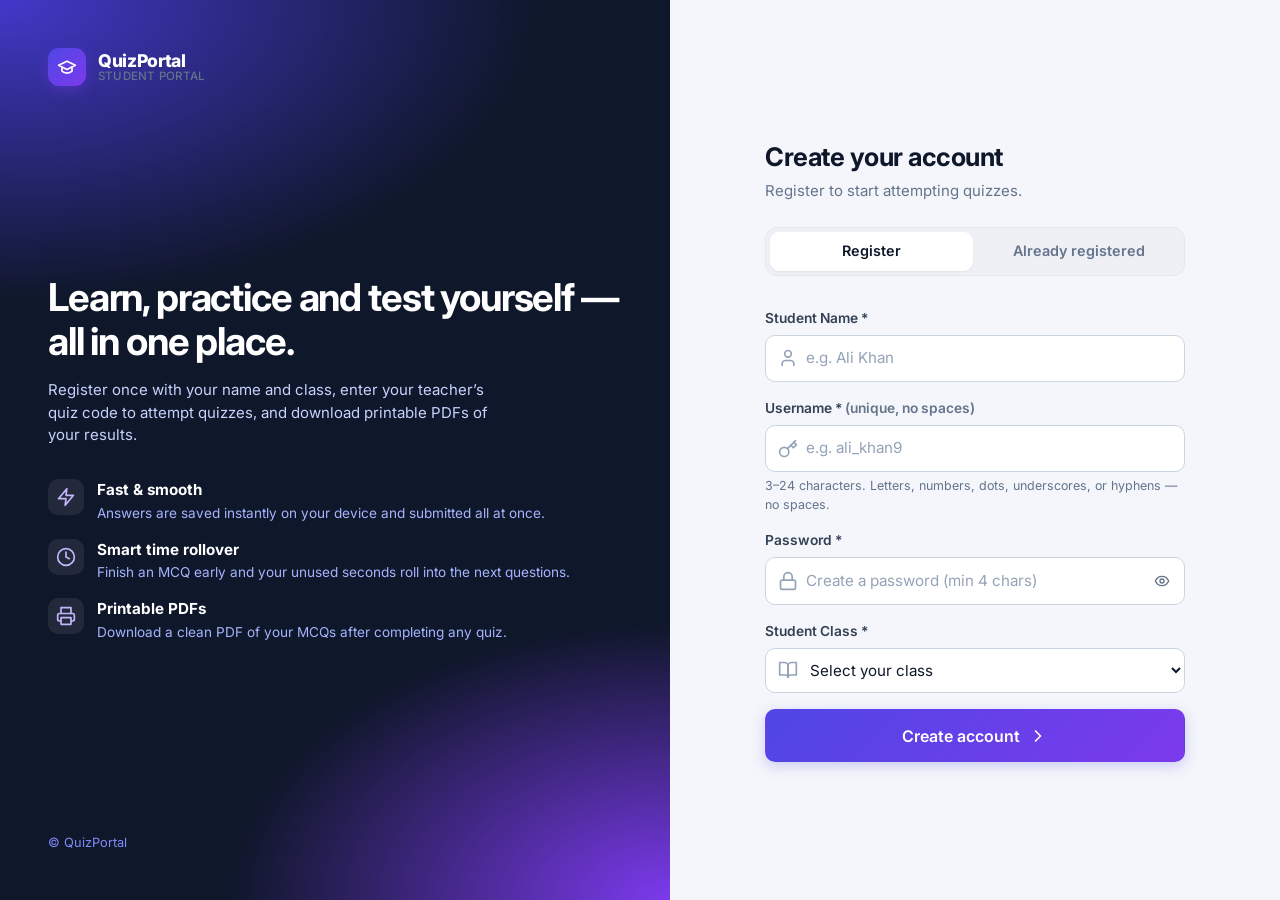
<file: index.html>
<!DOCTYPE html>
<html lang="en">
<head>
  <meta charset="UTF-8" />
  <meta name="viewport" content="width=device-width, initial-scale=1.0" />
  <meta name="theme-color" content="#0f172a" />
  <title>QuizPortal — Student</title>
  <link rel="preconnect" href="https://fonts.googleapis.com" />
  <link rel="preconnect" href="https://fonts.gstatic.com" crossorigin />
  <link rel="preconnect" href="https://script.google.com" />
  <link href="https://fonts.googleapis.com/css2?family=Inter:wght@400;500;600;700;800&display=swap" rel="stylesheet" />
  <link rel="stylesheet" href="style.css?v=8" />
</head>
<body class="no-select">

<!-- ============ PRELOADER ============ -->
<div id="preloader" role="status" aria-label="Loading QuizPortal">
  <div class="preloader-inner">
    <div class="preloader-logo">
      <svg class="ic" viewBox="0 0 24 24" aria-hidden="true"><path d="M22 10 12 5 2 10l10 5 10-5z"/><path d="M6 12v5c3 3 9 3 12 0v-5"/></svg>
    </div>
    <div class="preloader-title">Quiz<span>Portal</span></div>
    <div class="preloader-bar"></div>
    <div class="preloader-text">Preparing your workspace…</div>
  </div>
</div>

<!-- ============ AUTH (logged out) ============ -->
<div id="authView" class="auth-wrap hidden">
  <section class="auth-hero">
    <div class="brand-row">
      <div class="brand-logo"><svg class="ic"><use href="#i-logo"/></svg></div>
      <div class="brand-name">QuizPortal<small>STUDENT PORTAL</small></div>
    </div>
    <div>
      <h1>Learn, practice and test yourself — all in one place.</h1>
      <p>Register once with your name and class, enter your teacher’s quiz code to attempt quizzes, and download printable PDFs of your results.</p>
      <div class="hero-features">
        <div class="hero-feature"><div class="hf-ic"><svg class="ic"><use href="#i-zap"/></svg></div><div><strong>Fast &amp; smooth</strong><span>Answers are saved instantly on your device and submitted all at once.</span></div></div>
        <div class="hero-feature"><div class="hf-ic"><svg class="ic"><use href="#i-clock"/></svg></div><div><strong>Smart time rollover</strong><span>Finish an MCQ early and your unused seconds roll into the next questions.</span></div></div>
        <div class="hero-feature"><div class="hf-ic"><svg class="ic"><use href="#i-printer"/></svg></div><div><strong>Printable PDFs</strong><span>Download a clean PDF of your MCQs after completing any quiz.</span></div></div>
      </div>
    </div>
    <div class="hero-foot muted" style="font-size:.8rem;color:#818cf8">© QuizPortal</div>
  </section>

  <section class="auth-panel">
    <div class="auth-card">
      <h2 id="authTitle">Create your account</h2>
      <p class="lead" id="authLead">Register to start attempting quizzes.</p>

      <div class="segmented mb-2" role="tablist" aria-label="Authentication mode">
        <button type="button" role="tab" class="active" data-auth="register" aria-selected="true">Register</button>
        <button type="button" role="tab" data-auth="login" aria-selected="false">Already registered</button>
      </div>

      <form id="registerForm" class="mt-2" novalidate>
        <div class="form-group">
          <label for="regName">Student Name *</label>
          <div class="input-icon"><svg class="ic"><use href="#i-user"/></svg><input type="text" id="regName" autocomplete="name" placeholder="e.g. Ali Khan" required /></div>
        </div>
        <div class="form-group">
          <label for="regUsername">Username * <span class="muted">(unique, no spaces)</span></label>
          <div class="input-icon"><svg class="ic"><use href="#i-key"/></svg><input type="text" id="regUsername" name="username" autocomplete="username" autocorrect="off" autocapitalize="none" spellcheck="false" placeholder="e.g. ali_khan9" minlength="3" maxlength="24" required /></div>
          <p class="hint">3–24 characters. Letters, numbers, dots, underscores, or hyphens — no spaces.</p>
        </div>
        <div class="form-group">
          <label for="regPassword">Password *</label>
          <div class="input-icon">
            <svg class="ic"><use href="#i-lock"/></svg>
            <input type="password" id="regPassword" name="password" autocomplete="new-password" placeholder="Create a password (min 4 chars)" minlength="4" required style="padding-right:2.85rem" />
            <button type="button" class="toggle-pass-btn" data-toggle-pass="regPassword" aria-pressed="false" aria-label="Show password"><svg class="ic ic-sm"><use href="#i-eye"/></svg></button>
          </div>
        </div>
        <div class="form-group">
          <label for="regClass">Student Class *</label>
          <div class="input-icon">
            <svg class="ic"><use href="#i-book"/></svg>
            <select id="regClass" required>
              <option value="" disabled selected>Select your class</option>
              <option value="Class 9th">Class 9th</option>
              <option value="Class 10th">Class 10th</option>
              <option value="Class 1st year">Class 1st year</option>
              <option value="Class 2nd year">Class 2nd year</option>
            </select>
          </div>
        </div>
        <button type="submit" class="btn btn-primary btn-lg btn-block">Create account <svg class="ic"><use href="#i-right"/></svg></button>
      </form>

      <form id="loginForm" class="mt-2 hidden" novalidate>
        <div class="form-group">
          <label for="loginUsername">Username *</label>
          <div class="input-icon"><svg class="ic"><use href="#i-user"/></svg><input type="text" id="loginUsername" name="username" autocomplete="username" autocorrect="off" autocapitalize="none" spellcheck="false" placeholder="e.g. ali_khan9" required /></div>
          <p class="hint">No spaces allowed.</p>
        </div>
        <div class="form-group">
          <label for="loginPassword">Password *</label>
          <div class="input-icon">
            <svg class="ic"><use href="#i-lock"/></svg>
            <input type="password" id="loginPassword" name="password" autocomplete="current-password" placeholder="Enter your password" required style="padding-right:2.85rem" />
            <button type="button" class="toggle-pass-btn" data-toggle-pass="loginPassword" aria-pressed="false" aria-label="Show password"><svg class="ic ic-sm"><use href="#i-eye"/></svg></button>
          </div>
        </div>
        <button type="submit" class="btn btn-primary btn-lg btn-block">Sign in <svg class="ic"><use href="#i-right"/></svg></button>
      </form>
    </div>
  </section>
</div>

<!-- ============ APP (logged in) ============ -->
<div id="appView" class="app hidden">
  <aside class="sidebar" id="sidebar">
    <div class="sidebar-brand">
      <div class="brand-logo"><svg class="ic"><use href="#i-logo"/></svg></div>
      <div class="brand-name">QuizPortal<small>STUDENT PORTAL</small></div>
      <button type="button" class="sidebar-close" aria-label="Close menu"><svg class="ic"><use href="#i-x"/></svg></button>
    </div>
    <nav class="sidebar-nav" aria-label="Main">
      <div class="nav-label">Menu</div>
      <button type="button" class="nav-item active" data-page="upcomingPage"><svg class="ic"><use href="#i-book"/></svg> Available Quizzes</button>
      <button type="button" class="nav-item hidden" id="resumeNav" data-page="quizEnginePage"><svg class="ic"><use href="#i-play"/></svg> Resume Quiz <span class="nav-badge" id="navTimer">--:--</span></button>
      <button type="button" class="nav-item" data-page="myQuizzesPage"><svg class="ic"><use href="#i-history"/></svg> My Results</button>
      <div class="nav-label">Account</div>
      <button type="button" class="nav-item" id="openProfileBtn"><svg class="ic"><use href="#i-lock"/></svg> Account &amp; Password</button>
    </nav>
    <div class="sidebar-footer">
      <div class="user-chip">
        <div class="avatar" id="userAvatar">?</div>
        <div><div class="u-name" id="userName">Student</div><div class="u-sub" id="userClass">Class</div></div>
      </div>
      <button type="button" class="nav-item danger" id="logoutBtn"><svg class="ic"><use href="#i-logout"/></svg> Logout</button>
    </div>
  </aside>
  <div class="sidebar-backdrop"></div>

  <div class="main">
    <header class="topbar">
      <button type="button" class="menu-btn" aria-label="Open menu" aria-expanded="false" aria-controls="sidebar"><svg class="ic"><use href="#i-menu"/></svg></button>
      <div style="min-width:0">
        <div class="page-title" id="pageTitle">Available Quizzes</div>
        <div class="page-sub" id="pageSub">Pick an active quiz to begin</div>
      </div>
      <div class="topbar-actions">
        <span class="conn-pill" id="connBadge" role="status" aria-live="polite">Online</span>
        <button type="button" class="btn btn-outline btn-sm" id="refreshBtn" title="Refresh"><svg class="ic ic-sm"><use href="#i-refresh"/></svg><span class="hide-sm">Refresh</span></button>
      </div>
    </header>

    <main class="content">
      <div id="pendingBanner" class="banner banner-warning hidden">
        <svg class="ic"><use href="#i-warning"/></svg>
        <span id="pendingText">Your answers are saved on this device but have not been submitted yet.</span>
        <button type="button" class="btn btn-sm btn-danger" id="retrySubmitBtn"><svg class="ic ic-sm"><use href="#i-send"/></svg> Submit now</button>
      </div>
      <div id="resumeBanner" class="banner banner-info hidden">
        <svg class="ic"><use href="#i-clock"/></svg>
        <span id="resumeText">You have a quiz in progress.</span>
        <button type="button" class="btn btn-sm btn-primary" data-goto="quizEnginePage"><svg class="ic ic-sm"><use href="#i-play"/></svg> Resume</button>
      </div>

      <!-- ===== Available quizzes ===== -->
      <section id="upcomingPage" class="page">
        <div class="welcome-banner">
          <div>
            <h2 id="welcomeText">Welcome back!</h2>
            <p id="welcomeSub">Choose an active quiz below and enter the access code from your teacher to begin.</p>
          </div>
          <div class="btn-row">
            <span class="badge badge-plain" style="background:rgba(255,255,255,.18);color:#fff"><span id="statActive">0</span>&nbsp;active</span>
            <span class="badge badge-plain" style="background:rgba(255,255,255,.18);color:#fff"><span id="statScheduled">0</span>&nbsp;upcoming</span>
          </div>
        </div>
        <div id="upcomingList" class="grid grid-auto"></div>
      </section>

      <!-- ===== Quiz engine ===== -->
      <section id="quizEnginePage" class="page hidden">
        <div class="quiz-header">
          <div style="min-width:0">
            <h2 id="engineQuizName">Quiz</h2>
            <div class="saved-note" id="savedNote"><svg class="ic ic-sm"><use href="#i-check"/></svg> All answers saved locally until final submit</div>
          </div>
          <div class="timer-group">
            <div class="timer-box mcq-timer" id="mcqTimerBox" role="timer" aria-label="Time left for this MCQ">
              <svg class="ic"><use href="#i-hourglass"/></svg>
              <div class="tb-meta">
                <span class="tb-label">This MCQ</span>
                <span class="tb-val" id="mcqTimer">00:00</span>
              </div>
            </div>
            <div class="timer-box" id="overallTimerBox" role="timer" aria-label="Overall quiz time remaining">
              <svg class="ic"><use href="#i-clock"/></svg>
              <div class="tb-meta">
                <span class="tb-label">Overall Time</span>
                <span class="tb-val" id="qTimer">00:00</span>
              </div>
            </div>
          </div>
        </div>

        <div class="quiz-layout">
          <!-- Active question card -->
          <div class="card question-card mb-0" id="questionStage">
            <div class="progress" aria-hidden="true"><span id="progressBar" style="width:0%"></span></div>
            <div class="progress-meta">
              <span id="progressText">Question 1 of 1</span>
              <span id="progressPct">0%</span>
            </div>

            <div class="mcq-timer-bar mt-2" id="mcqTimerBarWrap" aria-hidden="true"><span id="mcqTimerBar" style="width:100%"></span></div>

            <div class="skipped-round-banner hidden" id="skippedRoundBanner" role="status" aria-live="polite">
              <div class="srb-left">
                <svg class="ic ic-sm" aria-hidden="true"><use href="#i-refresh"/></svg>
                <span id="skippedRoundText">Solving Skipped MCQs</span>
              </div>
              <span class="badge badge-warning badge-plain" id="skippedRoundBadge">1 remaining</span>
            </div>

            <div class="q-number">
              <span id="qNumber">Question 1 of 1</span>
              <span class="bonus-pill hidden" id="bonusPill"><svg class="ic ic-sm"><use href="#i-zap"/></svg> <span id="bonusText"></span></span>
            </div>
            <h3 class="q-text" id="qText" tabindex="-1"></h3>
            <div class="options" id="qOptions" role="group" aria-labelledby="qText"></div>

            <div class="quiz-nav">
              <button type="button" class="btn btn-ghost" id="clearBtn"><svg class="ic ic-sm"><use href="#i-x"/></svg> Clear choice</button>
              <span class="spacer"></span>
              <button type="button" class="btn btn-outline hidden" id="leaveSkippedBtn">Review Summary</button>
              <button type="button" class="btn btn-outline" id="skipBtn"><span id="skipBtnLabel">Skip for Later</span> <svg class="ic ic-sm"><use href="#i-right"/></svg></button>
              <button type="button" class="btn btn-primary" id="nextBtn"><span id="nextBtnLabel">Save &amp; Next</span> <svg class="ic ic-sm"><use href="#i-right"/></svg></button>
              <button type="button" class="btn btn-success hidden" id="finishBtn"><svg class="ic ic-sm"><use href="#i-check"/></svg> <span id="finishBtnLabel">Save &amp; Finish</span></button>
            </div>
            <p class="kbd-hint" id="kbdHint">Hard MCQ? Click <b>Skip for Later</b> to return to it after finishing the rest. Press <kbd>A</kbd>–<kbd>D</kbd> to choose, <kbd>Enter</kbd> to save &amp; continue.</p>
          </div>

          <!-- Ready-to-submit summary card (shown after final MCQ is done) -->
          <div class="card question-card mb-0 hidden" id="readySubmitStage">
            <div style="text-align:center;padding:1rem 0 .5rem">
              <div class="empty-ic" id="readyIconWrap" style="margin:0 auto 1rem;width:64px;height:64px;border-radius:50%;display:grid;place-items:center;background:var(--success-50);color:var(--success)">
                <svg class="ic ic-lg" id="readyIconSvg"><use href="#i-check"/></svg>
              </div>
              <h3 id="readyHeading" style="font-size:1.35rem;margin-bottom:.35rem">All MCQs Completed!</h3>
              <p class="muted" id="readySub" style="max-width:460px;margin:0 auto">All your answers have been collected on this device. Click the button below to submit everything at once and see your result.</p>
            </div>
            <div class="details-grid mt-3">
              <div class="detail-box"><span>Total MCQs</span><b id="readyTotal">0</b></div>
              <div class="detail-box"><span>Answered</span><b class="text-success" id="readyAnswered">0</b></div>
              <div class="detail-box"><span>Skipped</span><b class="text-warning" id="readySkipped">0</b></div>
            </div>
            <button type="button" class="btn btn-primary btn-lg btn-block mt-2 hidden" id="solveSkippedBtn"><svg class="ic"><use href="#i-refresh"/></svg> <span id="solveSkippedBtnLabel">Solve Skipped MCQs</span></button>
            <button type="button" class="btn btn-success btn-lg btn-block mt-2" id="finalSubmitBtn"><svg class="ic"><use href="#i-send"/></svg> Submit All Answers</button>
          </div>

          <!-- Question status palette -->
          <aside class="card palette-card mb-0">
            <div class="card-head" style="margin-bottom:.75rem">
              <div class="card-title" style="font-size:.95rem"><svg class="ic"><use href="#i-dashboard"/></svg> Progress</div>
              <span class="badge badge-info badge-plain" id="paletteCount">0/0</span>
            </div>
            <div class="palette" id="palette"></div>
            <div class="legend">
              <span><i class="l-answered"></i> Answered</span>
              <span><i class="l-skipped"></i> Skipped</span>
              <span><i></i> Upcoming</span>
            </div>
            <p class="hint mb-2" id="rolloverHint" style="margin-top:0">Each remaining MCQ gets an equal share of your leftover time.</p>
            <button type="button" class="btn btn-success btn-block" id="submitQuizBtn"><svg class="ic"><use href="#i-send"/></svg> Submit Quiz</button>
          </aside>
        </div>
      </section>

      <!-- ===== Result ===== -->
      <section id="resultPage" class="page hidden">
        <div class="card">
          <div class="result-hero">
            <div class="score-ring" id="scoreRing"><div><b id="resPct">0%</b><span>Score</span></div></div>
            <div>
              <div class="flex items-center gap-1 wrap">
                <span class="badge badge-info badge-plain" id="resQuizName">Quiz</span>
                <span id="resPassBadge"></span>
              </div>
              <h2 id="resHeadline" style="margin:.5rem 0 .25rem;font-size:1.5rem;letter-spacing:-.02em">Quiz completed!</h2>
              <p class="muted" id="resDate"></p>
              <div class="result-stats">
                <div><span>Marks</span><b id="resMarks">0 / 0</b></div>
                <div><span>Correct</span><b class="text-success" id="resCorrect">0</b></div>
                <div><span>Wrong</span><b class="text-danger" id="resWrong">0</b></div>
                <div><span>Skipped</span><b class="text-warning" id="resSkipped">0</b></div>
                <div><span>Time Taken</span><b id="resTimeTaken">—</b></div>
              </div>
            </div>
          </div>
          <div class="btn-row mt-3">
            <button type="button" class="btn btn-primary" id="downloadResultPdfBtn"><svg class="ic"><use href="#i-printer"/></svg> Download MCQs PDF</button>
            <button type="button" class="btn btn-outline" data-goto="upcomingPage"><svg class="ic"><use href="#i-book"/></svg> Back to quizzes</button>
            <button type="button" class="btn btn-outline" data-goto="myQuizzesPage"><svg class="ic"><use href="#i-history"/></svg> All my results</button>
          </div>
        </div>

        <div id="answersLockedBanner" class="banner banner-info hidden">
          <svg class="ic"><use href="#i-lock"/></svg>
          <span id="answersLockedText">Correct answers and explanations will unlock automatically after the quiz window closes.</span>
        </div>

        <div class="card">
          <div class="card-head">
            <div><div class="card-title"><svg class="ic"><use href="#i-list"/></svg> Answer review</div><div class="card-sub">See what you answered for each question.</div></div>
            <div class="segmented inline" id="resultFilter" role="tablist" aria-label="Filter answers">
              <button type="button" class="active" data-filter="all">All</button>
              <button type="button" data-filter="Correct">Correct</button>
              <button type="button" data-filter="Wrong">Wrong</button>
              <button type="button" data-filter="Not Solved">Skipped</button>
            </div>
          </div>
          <div class="answer-list" id="answerList"></div>
        </div>
      </section>

      <!-- ===== My results ===== -->
      <section id="myQuizzesPage" class="page hidden">
        <div class="grid grid-3 mb-2" style="margin-bottom:1.5rem">
          <div class="stat-card"><div class="stat-ic indigo"><svg class="ic"><use href="#i-list"/></svg></div><div><div class="stat-label">Quizzes taken</div><div class="stat-value" id="histCount">0</div></div></div>
          <div class="stat-card"><div class="stat-ic green"><svg class="ic"><use href="#i-trophy"/></svg></div><div><div class="stat-label">Best score</div><div class="stat-value" id="histBest">0%</div></div></div>
          <div class="stat-card"><div class="stat-ic amber"><svg class="ic"><use href="#i-zap"/></svg></div><div><div class="stat-label">Average</div><div class="stat-value" id="histAvg">0%</div></div></div>
        </div>
        <div class="card card-flush">
          <div class="card-head">
            <div><div class="card-title" id="histTitle"><svg class="ic"><use href="#i-history"/></svg> My attempted quizzes</div><div class="card-sub">Review your answers or download a printable PDF of any completed quiz.</div></div>
          </div>
          <div class="table-wrap" tabindex="0" role="region" aria-labelledby="histTitle">
            <table class="stack">
              <thead><tr><th scope="col">Quiz</th><th scope="col">Date</th><th scope="col" class="num">Time</th><th scope="col" class="num">Attempted</th><th scope="col" class="num">Skipped</th><th scope="col" class="num">Marks</th><th scope="col" class="num">Score</th><th scope="col">Actions</th></tr></thead>
              <tbody id="myQuizzesBody"></tbody>
            </table>
          </div>
        </div>
      </section>
    </main>
  </div>
</div>

<!-- ============ START QUIZ + ACCESS CODE MODAL ============ -->
<dialog id="startQuizDialog" class="modal modal-sm" aria-labelledby="startDlgTitle">
  <form method="dialog" id="startQuizForm" class="modal-box" novalidate>
    <div class="modal-header">
      <div class="modal-icon"><svg class="ic"><use href="#i-key"/></svg></div>
      <h1 id="startDlgTitle" style="font-size:1.1rem;flex:1">Start Quiz</h1>
      <button type="button" class="btn btn-ghost btn-icon" id="closeStartDlg" aria-label="Close"><svg class="ic"><use href="#i-x"/></svg></button>
    </div>
    <div class="modal-body">
      <div class="details-grid" id="startQuizDetails"></div>
      <div id="startLimitedWarn" class="banner banner-warning hidden" style="margin-bottom:.85rem"></div>

      <div class="form-group" id="startCodeGroup">
        <label for="startCodeInput">Quiz Access Code *</label>
        <div class="input-icon">
          <svg class="ic"><use href="#i-key"/></svg>
          <input type="text" id="startCodeInput" class="code-input" minlength="3" maxlength="10" placeholder="Enter teacher's quiz code (e.g. CS11C4)" autocomplete="off" autocorrect="off" autocapitalize="characters" spellcheck="false" />
        </div>
        <p class="hint" id="startCodeError" style="color:var(--danger);font-weight:600;display:none"></p>
      </div>

      <ul class="muted" id="startRulesList" style="padding-left:1.1rem;font-size:.85rem;display:grid;gap:.3rem">
        <li>Each MCQ has its own timer plus an overall quiz timer.</li>
        <li>Solve an MCQ early and its unused seconds are added to the remaining MCQs!</li>
        <li>Tough question? Click <b>Skip for Later</b> — once you finish the rest, skipped MCQs reopen so you can solve them until the overall timer ends.</li>
        <li>All answers are saved on your device and submitted together when you finish.</li>
      </ul>
    </div>
    <div class="modal-actions">
      <button type="button" class="btn btn-outline" id="cancelStartBtn">Cancel</button>
      <button type="submit" class="btn btn-primary" id="confirmStartBtn"><svg class="ic ic-sm"><use href="#i-play"/></svg> Start Quiz</button>
    </div>
  </form>
</dialog>

<!-- ============ DOWNLOAD / PRINT PDF MODAL ============ -->
<dialog id="pdfDialog" class="modal modal-sm" closedby="any" aria-labelledby="pdfDlgTitle">
  <div class="modal-box">
    <div class="modal-header">
      <div class="modal-icon"><svg class="ic"><use href="#i-printer"/></svg></div>
      <h1 id="pdfDlgTitle" style="font-size:1.1rem;flex:1">Download MCQs PDF</h1>
      <button type="button" class="btn btn-ghost btn-icon" id="closePdfDlg" aria-label="Close"><svg class="ic"><use href="#i-x"/></svg></button>
    </div>
    <div class="modal-body">
      <p class="muted mb-2" id="pdfQuizSubtitle" style="font-size:.9rem">Choose what to include in your printable PDF.</p>
      <div class="options" id="pdfModeList">
        <label class="option-btn selected" id="pdfWithAnswersOption" style="cursor:pointer;margin:0">
          <input type="radio" name="pdfMode" value="with_answers" id="pdfModeWithAnswers" checked style="width:18px;height:18px;accent-color:var(--primary)" />
          <div class="opt-text">
            <strong>MCQs with Answers &amp; Score</strong>
            <div class="muted" id="pdfWithAnswersDesc" style="font-size:.8rem;font-weight:400">Includes questions, options, your answers, correct answers, explanations &amp; score.</div>
          </div>
        </label>
        <label class="option-btn" id="pdfQuestionsOnlyOption" style="cursor:pointer;margin:0">
          <input type="radio" name="pdfMode" value="questions_only" id="pdfModeQuestionsOnly" style="width:18px;height:18px;accent-color:var(--primary)" />
          <div class="opt-text">
            <strong>Practice Sheet (Questions Only)</strong>
            <div class="muted" style="font-size:.8rem;font-weight:400">Clean printable MCQs without answers so you can print &amp; practice.</div>
          </div>
        </label>
      </div>
    </div>
    <div class="modal-actions">
      <button type="button" class="btn btn-outline" id="printNowBtn"><svg class="ic ic-sm"><use href="#i-printer"/></svg> Print</button>
      <button type="button" class="btn btn-primary" id="downloadPdfGoBtn"><svg class="ic ic-sm"><use href="#i-download"/></svg> Download PDF</button>
    </div>
  </div>
</dialog>

<!-- ============ STUDENT PROFILE & PASSWORD MODAL ============ -->
<dialog id="profileDialog" class="modal modal-sm" closedby="any" aria-labelledby="profileDlgTitle">
  <form method="dialog" id="changePassForm" class="modal-box" novalidate>
    <div class="modal-header">
      <div class="modal-icon"><svg class="ic"><use href="#i-user"/></svg></div>
      <h1 id="profileDlgTitle" style="font-size:1.1rem;flex:1">My Account &amp; Password</h1>
      <button type="button" class="btn btn-ghost btn-icon" id="closeProfileDlg" aria-label="Close"><svg class="ic"><use href="#i-x"/></svg></button>
    </div>
    <div class="modal-body">
      <div class="details-grid" id="profileInfoGrid"></div>
      <div class="form-group">
        <label for="curPassInput">Current Password *</label>
        <div class="input-icon">
          <svg class="ic"><use href="#i-lock"/></svg>
          <input type="password" id="curPassInput" name="currentPassword" autocomplete="current-password" placeholder="Enter your current password" required style="padding-right:2.85rem" />
          <button type="button" class="toggle-pass-btn" data-toggle-pass="curPassInput" aria-pressed="false" aria-label="Show password"><svg class="ic ic-sm"><use href="#i-eye"/></svg></button>
        </div>
      </div>
      <div class="form-group mb-0">
        <label for="newPassInput">New Password * <span class="muted">(min 4 chars)</span></label>
        <div class="input-icon">
          <svg class="ic"><use href="#i-key"/></svg>
          <input type="password" id="newPassInput" name="newPassword" autocomplete="new-password" minlength="4" placeholder="Enter a new password" required style="padding-right:2.85rem" />
          <button type="button" class="toggle-pass-btn" data-toggle-pass="newPassInput" aria-pressed="false" aria-label="Show password"><svg class="ic ic-sm"><use href="#i-eye"/></svg></button>
        </div>
      </div>
    </div>
    <div class="modal-actions">
      <button type="button" class="btn btn-outline" id="cancelProfileBtn">Cancel</button>
      <button type="submit" class="btn btn-primary" id="savePassBtn"><svg class="ic ic-sm"><use href="#i-save"/></svg> Update Password</button>
    </div>
  </form>
</dialog>

<script src="common.js?v=7"></script>
<script>
const { icon, esc } = QP;
const $ = id => document.getElementById(id);

let currentStudent = JSON.parse(localStorage.getItem("quiz_student") || "null");
let session = null;          // active quiz attempt persisted in localStorage
let submitting = false;
let quizzes = [];
let listSignature = "";
let lastResult = null;
let resultFilter = "all";
let pdfTargetResult = null;

// Capture one-click share link (?quiz=...&code=...) before login/registration
(function captureQuizInvite() {
  try {
    const sp = new URLSearchParams(window.location.search);
    const q = sp.get("quiz");
    if (q) {
      sessionStorage.setItem("qp_invite", JSON.stringify({ quiz: q.trim(), code: (sp.get("code") || "").trim().toUpperCase() }));
      if (window.history && window.history.replaceState) {
        window.history.replaceState({}, document.title, window.location.pathname + window.location.hash);
      }
    }
  } catch (e) { /* ignore */ }
})();

/* ================= Live Online / Offline Connection Status ================= */
function updateConnectionBadge(announce = false) {
  const online = navigator.onLine !== false;
  const badge = $("connBadge");
  if (badge) {
    badge.classList.toggle("offline", !online);
    badge.textContent = online ? "Online" : "Offline — saved locally";
  }
  if (!online && announce) {
    QP.toast("You are offline. Keep going — your answers are safely stored on this device.", "warning", 4500);
  } else if (online && announce) {
    QP.toast("Back online!", "success", 2400);
    if (session && session.status === "pending_submit" && !submitting) {
      setTimeout(() => submitSession(true), 400);
    }
  }
}
window.addEventListener("online", () => updateConnectionBadge(true));
window.addEventListener("offline", () => updateConnectionBadge(true));

/* ================= Tab-Switch / Focus-Loss Anti-Cheat Counter ================= */
document.addEventListener("visibilitychange", () => {
  if (!session || (session.status !== "in_progress" && session.status !== "ready_to_submit")) return;
  if ($("quizEnginePage").classList.contains("hidden") || session.trackTabSwitches === false) return;
  if (document.visibilityState === "hidden") {
    session.tabSwitches = (session.tabSwitches || 0) + 1;
    saveSession();
  } else if (document.visibilityState === "visible" && session.tabSwitches > 0) {
    QP.toast(`Warning #${session.tabSwitches}: Switching tabs or leaving the quiz screen is recorded for your teacher.`, "warning", 4200);
  }
});

const PAGES = {
  upcomingPage: ["Available Quizzes", "Pick an active quiz and enter its access code to begin"],
  quizEnginePage: ["Quiz in progress", "Answers are saved locally — unused MCQ time rolls over"],
  resultPage: ["Quiz Result", "Review your answers or download a printable PDF"],
  myQuizzesPage: ["My Results", "History of all quizzes you have attempted"]
};

/* ================= Anti-copy / text-selection protection ================= */
let lastCopyWarn = 0;
function warnNoCopy() {
  if (session && session.status === "in_progress" && Date.now() - lastCopyWarn > 4000) {
    lastCopyWarn = Date.now();
    QP.toast("Text selection and copying are disabled on the student portal.", "warning", 2800);
  }
}
const isEditable = el => !!(el && el.closest && el.closest("input, textarea"));

document.addEventListener("selectstart", e => { if (!isEditable(e.target)) e.preventDefault(); });
document.addEventListener("dragstart", e => { if (!isEditable(e.target)) e.preventDefault(); });
document.addEventListener("contextmenu", e => { if (!isEditable(e.target)) { e.preventDefault(); warnNoCopy(); } });
document.addEventListener("copy", e => { if (!isEditable(e.target)) { e.preventDefault(); warnNoCopy(); } });
document.addEventListener("cut", e => { if (!isEditable(e.target)) { e.preventDefault(); } });
document.addEventListener("keydown", e => {
  if (!(e.ctrlKey || e.metaKey) || isEditable(e.target)) return;
  const k = e.key.toLowerCase();
  const inQuiz = session && session.status === "in_progress" && !$("quizEnginePage").classList.contains("hidden");
  if (["c", "x", "a", "s", "u"].includes(k) || (inQuiz && k === "p")) {
    e.preventDefault();
    warnNoCopy();
  }
});

/* ================= Navigation ================= */
function showPage(id) {
  if (id === "quizEnginePage" && !(session && (session.status === "in_progress" || session.status === "ready_to_submit"))) {
    id = "upcomingPage";
  }
  Object.keys(PAGES).forEach(p => $(p).classList.toggle("hidden", p !== id));
  $("pageTitle").textContent = PAGES[id][0];
  $("pageSub").textContent = PAGES[id][1];
  document.querySelectorAll(".sidebar .nav-item[data-page]").forEach(b => {
    const on = b.dataset.page === id;
    b.classList.toggle("active", on);
    on ? b.setAttribute("aria-current", "page") : b.removeAttribute("aria-current");
  });
  $("refreshBtn").classList.toggle("hidden", id === "quizEnginePage" || id === "resultPage");
  if (id === "myQuizzesPage") loadMyQuizzes();
  if (id === "quizEnginePage") renderEngine();
  updateBanners();
  window.scrollTo({ top: 0 });
}

document.addEventListener("click", e => {
  const nav = e.target.closest("[data-page], [data-goto]");
  if (nav) showPage(nav.dataset.page || nav.dataset.goto);
});

/* ================= Auth ================= */
function stripSpaces(el) {
  const cleaned = el.value.replace(/\s+/g, "");
  if (el.value !== cleaned) el.value = cleaned;
}
$("regUsername").addEventListener("input", e => stripSpaces(e.target));
$("loginUsername").addEventListener("input", e => stripSpaces(e.target));
["regUsername", "loginUsername"].forEach(id => {
  $(id).addEventListener("keydown", e => { if (e.key === " ") e.preventDefault(); });
});

document.querySelectorAll("[data-toggle-pass]").forEach(btn => {
  btn.addEventListener("click", () => {
    const inp = $(btn.dataset.togglePass);
    const show = inp.type === "password";
    inp.type = show ? "text" : "password";
    btn.setAttribute("aria-pressed", String(show));
    btn.setAttribute("aria-label", show ? "Hide password" : "Show password");
  });
});

/* ================= Student Profile & Password Change Modal ================= */
const profileDlg = $("profileDialog");
QP.enableLightDismiss(profileDlg);

$("openProfileBtn").addEventListener("click", () => {
  if (!currentStudent) return;
  $("profileInfoGrid").innerHTML = `
    <div class="detail-box"><span>Name</span><b>${esc(currentStudent.studentName)}</b></div>
    <div class="detail-box"><span>Username</span><b>${currentStudent.username ? "@" + esc(currentStudent.username) : "—"}</b></div>
    <div class="detail-box"><span>Class</span><b>${esc(currentStudent.studentClass)}</b></div>
  `;
  $("curPassInput").value = "";
  $("newPassInput").value = "";
  profileDlg.showModal();
});
$("closeProfileDlg").addEventListener("click", () => profileDlg.close());
$("cancelProfileBtn").addEventListener("click", () => profileDlg.close());
profileDlg.addEventListener("close", () => { profileDlg.returnValue = ""; });

$("changePassForm").addEventListener("submit", async e => {
  e.preventDefault();
  if (!currentStudent?.username) return QP.toast("Only username accounts can update passwords.", "warning");
  const currentPassword = $("curPassInput").value;
  const newPassword = $("newPassInput").value;
  if (!currentPassword) { $("curPassInput").focus(); return QP.toast("Enter your current password.", "error"); }
  if (newPassword.length < 4) { $("newPassInput").focus(); return QP.toast("New password must be at least 4 characters.", "error"); }

  await QP.withLoading($("savePassBtn"), async () => {
    const data = await QP.post({
      action: "change_student_password",
      username: currentStudent.username,
      currentPassword,
      newPassword
    });
    if (data.status !== "success") return QP.toast(data.message || "Could not update password.", "error");
    $("curPassInput").value = "";
    $("newPassInput").value = "";
    profileDlg.close();
    QP.toast("Your password has been updated!", "success");
  });
});

function setAuthMode(mode) {
  document.querySelectorAll("[data-auth]").forEach(b => {
    const on = b.dataset.auth === mode;
    b.classList.toggle("active", on);
    b.setAttribute("aria-selected", on);
  });
  $("registerForm").classList.toggle("hidden", mode !== "register");
  $("loginForm").classList.toggle("hidden", mode !== "login");
  $("authTitle").textContent = mode === "register" ? "Create your account" : "Welcome back";
  $("authLead").textContent = mode === "register" ? "Register with your name, username, password, and class." : "Sign in with your username and password.";
  if (mode === "login" && $("regUsername").value && !$("loginUsername").value) $("loginUsername").value = $("regUsername").value;
}
document.querySelectorAll("[data-auth]").forEach(b => b.addEventListener("click", () => setAuthMode(b.dataset.auth)));

$("registerForm").addEventListener("submit", async e => {
  e.preventDefault();
  const studentName = $("regName").value.trim();
  const username = $("regUsername").value.trim();
  const password = $("regPassword").value;
  const studentClass = $("regClass").value.trim();

  if (!studentName) { $("regName").focus(); return QP.toast("Please enter your full name.", "error"); }
  if (!username || /\s/.test(username) || !/^[a-zA-Z0-9._-]{3,24}$/.test(username)) {
    $("regUsername").focus();
    return QP.toast("Username must be 3–24 characters with NO spaces (letters, numbers, . _ -).", "error");
  }
  if (password.length < 4) { $("regPassword").focus(); return QP.toast("Password must be at least 4 characters.", "error"); }
  if (!studentClass) { $("regClass").focus(); return QP.toast("Please select your class.", "error"); }

  await QP.withLoading(e.submitter, async () => {
    const data = await QP.post({ action: "register_student", studentName, username, password, studentClass });
    if (data.status !== "success") return QP.toast(data.message, "error");
    $("regPassword").value = "";
    signIn(data.student);
    QP.toast("Registered successfully. Welcome!", "success");
  });
});

$("loginForm").addEventListener("submit", async e => {
  e.preventDefault();
  const username = $("loginUsername").value.trim();
  const password = $("loginPassword").value;
  if (!username || /\s/.test(username)) { $("loginUsername").focus(); return QP.toast("Enter your username (no spaces).", "error"); }
  if (!password) { $("loginPassword").focus(); return QP.toast("Enter your password.", "error"); }

  await QP.withLoading(e.submitter, async () => {
    const data = await QP.post({ action: "login_student", username, password });
    if (data.status !== "success") return QP.toast(data.message, "error");
    $("loginPassword").value = "";
    signIn(data.student);
  });
});

function signIn(student) {
  currentStudent = student;
  localStorage.setItem("quiz_student", JSON.stringify(student));
  initStudentSession();
}

$("logoutBtn").addEventListener("click", async () => {
  const msg = session ? `Your unsubmitted answers for "${session.quizName}" will stay saved on this device.` : "You can sign in again anytime with your username and password.";
  const ok = await QP.confirmDialog({ title: "Log out?", message: msg, confirmText: "Log out", tone: "danger", iconName: "logout" });
  if (!ok) return;
  localStorage.removeItem("quiz_student");
  currentStudent = null;
  session = null;
  QP.clearCache();
  showAuth();
});

function showAuth() {
  $("appView").classList.add("hidden");
  $("authView").classList.remove("hidden");
  QP.hidePreloader();
}

function initStudentSession() {
  $("authView").classList.add("hidden");
  $("appView").classList.remove("hidden");
  $("userName").textContent = currentStudent.studentName;
  $("userClass").textContent = currentStudent.username
    ? `@${currentStudent.username} • ${currentStudent.studentClass}`
    : currentStudent.studentClass;
  $("userAvatar").textContent = QP.initials(currentStudent.studentName);
  $("welcomeText").textContent = `Welcome, ${currentStudent.studentName.split(" ")[0]}! 👋`;
  $("welcomeSub").textContent = `Showing available quizzes for ${currentStudent.studentClass}. Completed quizzes move to My Results.`;

  session = loadSession();
  if (session && session.status === "in_progress") catchUpExpiredQuestions();

  if (session && (session.status === "in_progress" || session.status === "ready_to_submit") && session.deadline > QP.now()) {
    showPage("quizEnginePage");
    QP.hidePreloader();
    QP.toast("Welcome back! Your quiz progress has been restored.", "info");
  } else {
    showPage("upcomingPage");
  }
  loadQuizzes();
  if (session && (session.status === "pending_submit" || session.deadline <= QP.now())) {
    setTimeout(() => submitSession(true), 600);
  }
}

/* ================= Local session storage ================= */
const studentStorageId = () => (currentStudent.username || currentStudent.studentName || "").trim().toLowerCase();
const sessionKey = () => "qp_session:" + studentStorageId();
const doneKey = () => "qp_done:" + studentStorageId();

function loadSession() {
  try {
    const s = JSON.parse(localStorage.getItem(sessionKey()) || "null");
    if (!s || !Array.isArray(s.questions) || !s.questions.length) return null;
    if (!Array.isArray(s.answers)) {
      const old = s.answers || {};
      s.answers = s.questions.map((q, i) => ({
        question: q.question,
        options: q.options || [],
        selected: old[i] ?? null,
        status: old[i] ? "answered" : "pending",
        skippedByUser: false,
        correct: q.correct
      }));
    } else {
      s.answers.forEach(a => {
        if (a && a.skippedByUser === undefined) a.skippedByUser = a.status === "skipped";
      });
    }
    if (!s.phase) {
      s.phase = s.answers.some(a => a.status === "pending") ? "initial" : "review_skipped";
    }
    // Upgrade older sessions that didn't have per-MCQ deadline fields
    if (!s.questionDeadline) {
      const now = QP.now();
      const rem = Math.max(1, s.questions.length - (s.current || 0));
      const left = Math.max(1000, (s.deadline || now + 60000) - now);
      s.questionStartedAt = now;
      s.questionAllocatedMs = Math.max(1000, Math.floor(left / rem));
      s.questionDeadline = Math.min(s.deadline, now + s.questionAllocatedMs);
      s.lastBonusMs = 0;
    }
    return s;
  } catch (e) { return null; }
}
function saveSession() {
  if (!session) return;
  try { localStorage.setItem(sessionKey(), JSON.stringify(session)); }
  catch (e) { QP.toast("Could not save progress on this device (storage full).", "warning"); }
}
function clearSession() {
  localStorage.removeItem(sessionKey());
  session = null;
}
function doneList() {
  try { return JSON.parse(localStorage.getItem(doneKey()) || "[]"); } catch (e) { return []; }
}
function markDone(name) {
  const l = doneList();
  if (!l.includes(name)) { l.push(name); localStorage.setItem(doneKey(), JSON.stringify(l)); }
}

/* ================= Quiz list ================= */
function liveStatus(q) {
  const t = QP.now();
  if (q.status === "Expired") return "Expired";
  if (q.forceActive) return "Active";
  if (q.expiresAt && t > new Date(q.expiresAt).getTime()) return "Expired";
  if (q.startsAt && t < new Date(q.startsAt).getTime()) return "Scheduled";
  return "Active";
}

function matchesMyClass(targetClass) {
  const tc = String(targetClass || "").trim().toLowerCase();
  if (!tc || tc === "all classes") return true;
  const mine = String(currentStudent?.studentClass || "").trim().toLowerCase();
  return !!mine && tc === mine;
}

function loadQuizzes(btn) {
  const list = $("upcomingList");
  if (!quizzes.length) list.innerHTML = Array.from({ length: 3 }, () => `<div class="skeleton sk-card"></div>`).join("");
  const run = QP.cachedGet({
    action: "list_quizzes",
    username: currentStudent.username || "",
    studentName: currentStudent.studentName,
    studentClass: currentStudent.studentClass
  }, (data, meta) => {
    if (data.status !== "success") {
      list.innerHTML = `<div class="empty-card">${QP.emptyState("Couldn't load quizzes", data.message || "Please try again.", "error")}</div>`;
      QP.hidePreloader();
      return;
    }
    if (Array.isArray(data.attemptedQuizzes)) {
      if (!meta || !meta.cached) {
        // Sync local done-list with server so teacher re-attempt resets take effect immediately
        localStorage.setItem(doneKey(), JSON.stringify(data.attemptedQuizzes));
      } else {
        data.attemptedQuizzes.forEach(name => markDone(name));
      }
    }
    quizzes = data.quizzes || [];
    renderQuizList();
    QP.hidePreloader();
    handlePendingQuizInvite();
  });
  if (btn) QP.withLoading(btn, () => run);
  return run;
}

function quizDurationMs(q) {
  let ms = Number(q.totalTimeMinutes) * 60000;
  if (!q.forceActive && q.expiresAt) ms = Math.min(ms, new Date(q.expiresAt).getTime() - QP.now());
  return ms;
}

function visibleAvailableQuizzes() {
  const done = doneList().map(n => n.toLowerCase());
  return quizzes
    .map(q => ({ ...q, live: liveStatus(q) }))
    .filter(q =>
      q.live !== "Expired" &&
      !done.includes(q.quizName.toLowerCase()) &&
      matchesMyClass(q.targetClass)
    );
}

function renderQuizList() {
  const list = $("upcomingList");
  const items = visibleAvailableQuizzes();
  items.sort((a, b) => (a.live === b.live ? String(a.startsAt).localeCompare(String(b.startsAt)) : a.live === "Active" ? -1 : 1));
  listSignature = items.map(q => q.quizName + q.live + q.hasCode).join("|");
  $("statActive").textContent = items.filter(q => q.live === "Active").length;
  $("statScheduled").textContent = items.filter(q => q.live === "Scheduled").length;

  if (!items.length) {
    list.innerHTML = `<div class="empty-card">${QP.emptyState("No quizzes available right now", `No pending quizzes for ${currentStudent.studentClass}. Completed quizzes can be viewed in My Results.`, "book")}</div>`;
    return;
  }
  list.innerHTML = items.map(q => {
    const sched = q.live === "Scheduled";
    const inProgress = session && session.quizName === q.quizName && (session.status === "in_progress" || session.status === "ready_to_submit");
    let windowInfo;
    if (sched) windowInfo = `${icon("calendar", "ic-sm")} Starts in&nbsp;<b data-cd="${new Date(q.startsAt).getTime()}"></b>`;
    else if (q.expiresAt && !q.forceActive) windowInfo = `${icon("hourglass", "ic-sm")} Closes in&nbsp;<b data-cd="${new Date(q.expiresAt).getTime()}"></b>`;
    else windowInfo = `${icon("clock", "ic-sm")} Open now`;
    const btn = sched
      ? `<button type="button" class="btn btn-outline btn-block" disabled>${icon("lock", "ic-sm")} Opens ${esc(QP.fmtDateTime(q.startsAt))}</button>`
      : inProgress
        ? `<button type="button" class="btn btn-success btn-block" data-goto="quizEnginePage">${icon("play", "ic-sm")} Resume Quiz</button>`
        : `<button type="button" class="btn btn-primary btn-block" data-start="${esc(q.quizName)}">${icon(q.hasCode ? "key" : "play", "ic-sm")} Start Quiz</button>`;
    return `
      <article class="quiz-card">
        <div class="quiz-card-top">
          <div>
            <h3>${esc(q.quizName)}</h3>
            ${q.targetClass ? `<span class="badge badge-info badge-plain mt-1">${esc(q.targetClass)}</span>` : ""}
          </div>
          ${QP.statusBadge(q.live === "Scheduled" ? "Scheduled" : "Active")}
        </div>
        <div class="quiz-meta">
          <div><b>${q.totalQuestions}</b><span>MCQs</span></div>
          <div><b>${q.totalTimeMinutes}</b><span>Minutes</span></div>
          <div><b>${q.totalMarks}</b><span>Marks</span></div>
        </div>
        <div class="quiz-window">${windowInfo}</div>
        ${q.hasCode ? `<div class="quiz-window">${icon("key", "ic-sm")} Requires teacher access code</div>` : ""}
        ${btn}
      </article>`;
  }).join("");
  tickCountdowns();
}

$("upcomingList").addEventListener("click", e => {
  const b = e.target.closest("[data-start]");
  if (b) openStartQuizDialog(b.dataset.start);
});
$("refreshBtn").addEventListener("click", e => {
  QP.clearCache();
  if (!$("myQuizzesPage").classList.contains("hidden")) loadMyQuizzes(e.currentTarget);
  else loadQuizzes(e.currentTarget);
});

/* ================= Start Quiz + Access Code Gate ================= */
const startDlg = $("startQuizDialog");
let pendingStartMeta = null;

$("startCodeInput").addEventListener("input", e => {
  e.target.value = e.target.value.toUpperCase().replace(/[^A-Z0-9]/g, "").slice(0, 10);
  $("startCodeError").style.display = "none";
});
$("closeStartDlg").addEventListener("click", () => startDlg.close());
$("cancelStartBtn").addEventListener("click", () => startDlg.close());
startDlg.addEventListener("close", () => { startDlg.returnValue = ""; });

function shuffle(arr) {
  const a = [...arr];
  for (let i = a.length - 1; i > 0; i--) { const j = Math.floor(Math.random() * (i + 1)); [a[i], a[j]] = [a[j], a[i]]; }
  return a;
}

function handlePendingQuizInvite() {
  let inv = null;
  try { inv = JSON.parse(sessionStorage.getItem("qp_invite") || "null"); } catch (e) { /* ignore */ }
  if (!inv || !inv.quiz || !quizzes.length) return;
  sessionStorage.removeItem("qp_invite");
  const match = quizzes.find(q => q.quizName.toLowerCase() === inv.quiz.toLowerCase());
  if (!match) return QP.toast(`Quiz "${inv.quiz}" is not available for ${currentStudent.studentClass} (or was already completed).`, "info", 5000);
  const st = liveStatus(match);
  if (st === "Scheduled") return QP.toast(`"${match.quizName}" opens at ${QP.fmtDateTime(match.startsAt)}.`, "info", 5000);
  if (st === "Expired") return QP.toast(`"${match.quizName}" has already closed.`, "warning", 5000);
  openStartQuizDialog(match.quizName, inv.code || "");
}

async function openStartQuizDialog(quizName, prefillCode = "") {
  if (session) {
    if (session.quizName === quizName && (session.status === "in_progress" || session.status === "ready_to_submit")) {
      return showPage("quizEnginePage");
    }
    if (session.status === "pending_submit" || session.deadline <= QP.now()) {
      QP.toast(`Please submit "${session.quizName}" first.`, "warning");
      return updateBanners();
    }
    const resume = await QP.confirmDialog({
      title: "Finish your current quiz first",
      message: `"${session.quizName}" is still in progress. Submit it before starting another quiz.`,
      confirmText: "Resume quiz", iconName: "warning", tone: "warning"
    });
    if (resume) showPage("quizEnginePage");
    return;
  }

  const meta = quizzes.find(q => q.quizName === quizName);
  if (!meta) return;
  pendingStartMeta = meta;

  const ms = quizDurationMs(meta);
  const perMcqSec = meta.totalQuestions ? Math.max(1, Math.floor((ms / 1000) / meta.totalQuestions)) : 0;
  const limited = ms < Number(meta.totalTimeMinutes) * 60000;
  const neg = Number(meta.negativeMarks) || 0;
  const passPct = meta.passingPercent !== undefined ? Number(meta.passingPercent) : 50;

  $("startDlgTitle").textContent = `Start “${quizName}”`;
  $("startQuizDetails").innerHTML = `
    <div class="detail-box"><span>MCQs</span><b>${meta.totalQuestions}</b></div>
    <div class="detail-box"><span>Total Time</span><b>${limited ? QP.fmtDuration(ms) : meta.totalTimeMinutes + " min"}</b></div>
    <div class="detail-box"><span>Per MCQ</span><b>${QP.fmtDuration(perMcqSec * 1000)}</b></div>
    <div class="detail-box"><span>Pass Marks</span><b>${passPct}%${neg > 0 ? ` (−${neg}/wrong)` : ""}</b></div>
  `;
  const warn = $("startLimitedWarn");
  if (limited) {
    warn.innerHTML = `${icon("warning", "ic-sm")} The quiz window closes soon, so you have ${esc(QP.fmtDuration(ms))} remaining.`;
    warn.classList.remove("hidden");
  } else {
    warn.classList.add("hidden");
  }

  const extraRules = [];
  if (neg > 0) extraRules.push(`<li>Negative marking: <b>−${neg} mark${neg === 1 ? "" : "s"}</b> per wrong answer (unanswered/skipped = 0).</li>`);
  if (meta.trackTabSwitches !== false) extraRules.push(`<li>Do not switch tabs or leave the window — tab switches are logged.</li>`);
  $("startRulesList").innerHTML = `
    <li>Each MCQ has its own timer plus an overall quiz timer.</li>
    <li>Solve an MCQ early and its unused seconds are added to the remaining MCQs!</li>
    <li>Tough question? Click <b>Skip for Later</b> — once you finish the rest, skipped MCQs reopen so you can solve them until the overall timer ends.</li>
    ${extraRules.join("")}
    <li>All answers are saved on your device and submitted together when you finish.</li>
  `;

  const needsCode = !!meta.hasCode;
  $("startCodeGroup").classList.toggle("hidden", !needsCode);
  $("startCodeInput").value = prefillCode ? String(prefillCode).toUpperCase().replace(/[^A-Z0-9]/g, "").slice(0, 10) : "";
  $("startCodeError").style.display = "none";
  startDlg.showModal();
  if (needsCode && !$("startCodeInput").value) $("startCodeInput").focus();
  else $("confirmStartBtn").focus();
}

$("startQuizForm").addEventListener("submit", async e => {
  e.preventDefault();
  if (!pendingStartMeta) return;
  const needsCode = !!pendingStartMeta.hasCode;
  const quizCode = $("startCodeInput").value.trim().toUpperCase();
  if (needsCode && (quizCode.length < 3 || quizCode.length > 10)) {
    $("startCodeError").textContent = "Please enter the 3–10 character quiz code provided by your teacher.";
    $("startCodeError").style.display = "block";
    $("startCodeInput").focus();
    return;
  }

  await QP.withLoading($("confirmStartBtn"), async () => {
    const params = {
      action: "get_quiz",
      quizName: pendingStartMeta.quizName,
      username: currentStudent.username || "",
      studentName: currentStudent.studentName,
      studentClass: currentStudent.studentClass
    };
    if (quizCode) params.quizCode = quizCode;
    const data = await QP.get(params);
    if (data.status !== "success") {
      if (data.codeInvalid || data.codeRequired) {
        $("startCodeGroup").classList.remove("hidden");
        $("startCodeError").textContent = data.message || "Invalid quiz code.";
        $("startCodeError").style.display = "block";
        $("startCodeInput").focus();
        $("startCodeInput").select();
      } else {
        if (data.alreadyAttempted) {
          markDone(pendingStartMeta.quizName);
          QP.clearCache();
          renderQuizList();
        }
        QP.toast(data.message || "Could not start quiz.", "error");
        startDlg.close();
      }
      return;
    }

    const quiz = data.quiz;
    const durationMs = quizDurationMs(quiz);
    if (durationMs < 5000) {
      startDlg.close();
      return QP.toast("This quiz window has already closed.", "error");
    }

    const now = QP.now();
    const rawQuestions = quiz.shuffleQuestions !== false ? shuffle(quiz.questions) : [...quiz.questions];
    const prepared = rawQuestions.map(q => ({
      question: q.question,
      options: quiz.shuffleOptions !== false ? shuffle(q.options || []) : [...(q.options || [])]
    }));
    const firstMs = Math.min(durationMs, Math.max(1000, Math.floor(durationMs / prepared.length)));

    session = {
      id: QP.uid(),
      quizName: quiz.quizName,
      marksPerMcq: quiz.marksPerMcq || 1,
      negativeMarks: Number(quiz.negativeMarks) || 0,
      passingPercent: quiz.passingPercent !== undefined ? Number(quiz.passingPercent) : 50,
      trackTabSwitches: quiz.trackTabSwitches !== false,
      tabSwitches: 0,
      questions: prepared,
      // All MCQ answers collected as an Array in localStorage until final Submit (answer key stays server-only)
      answers: prepared.map(q => ({
        question: q.question,
        options: q.options,
        selected: null,
        status: "pending",
        skippedByUser: false
      })),
      current: 0,
      phase: "initial",
      startedAt: new Date(now).toISOString(),
      deadline: now + durationMs,
      basePerMcqMs: firstMs,
      questionStartedAt: now,
      questionAllocatedMs: firstMs,
      questionDeadline: Math.min(now + durationMs, now + firstMs),
      lastBonusMs: 0,
      status: "in_progress"
    };
    saveSession();
    paletteBuiltFor = null;
    startDlg.close();
    showPage("quizEnginePage");
  });
});

/* ================= Dual-Timer Quiz Engine with Skip-for-Later & Rollover ================= */
let paletteBuiltFor = null;
let savedTimer = null;

function pendingIndices(fromIdx = 0) {
  const out = [];
  if (!session) return out;
  for (let i = fromIdx; i < session.answers.length; i++) {
    if (session.answers[i].status === "pending") out.push(i);
  }
  return out;
}

function skippedIndices() {
  const out = [];
  if (!session) return out;
  for (let i = 0; i < session.answers.length; i++) {
    if (session.answers[i].status === "skipped") out.push(i);
  }
  return out;
}

function currentPoolCount() {
  if (!session) return 1;
  if (session.phase === "review_skipped") {
    return Math.max(1, skippedIndices().length);
  }
  const pend = pendingIndices(0).length;
  const userSkipped = session.answers.filter(a => a.status === "skipped" && a.skippedByUser).length;
  return Math.max(1, pend + userSkipped);
}

function activateQuestion(index, nowMs, bonusAddedPerMcqMs = 0) {
  const poolCount = currentPoolCount();
  const remainingOverall = Math.max(0, session.deadline - nowMs);
  const allocMs = remainingOverall > 0
    ? Math.min(remainingOverall, Math.max(1000, Math.floor(remainingOverall / poolCount)))
    : 0;
  session.current = index;
  session.questionStartedAt = nowMs;
  session.questionAllocatedMs = allocMs;
  session.questionDeadline = Math.min(session.deadline, nowMs + allocMs);
  session.lastBonusMs = Math.max(0, bonusAddedPerMcqMs);
  saveSession();
}

// Handles reloads or background tabs where one or more per-MCQ timers elapsed
function catchUpExpiredQuestions() {
  if (!session || session.status !== "in_progress") return;
  const now = QP.now();
  if (session.deadline <= now) {
    session.answers.forEach(a => {
      if (a.status === "pending" || a.status === "skipped") {
        if (a.selected && a.selected !== "Not Solved") {
          a.status = "answered";
          a.skippedByUser = false;
        } else {
          a.selected = "Not Solved";
          a.status = "skipped";
        }
      }
    });
    session.status = "pending_submit";
    saveSession();
    return;
  }

  let guard = 0;
  while (session.status === "in_progress" && session.questionDeadline <= now && ++guard < 600) {
    const t = session.questionDeadline;
    if (t >= session.deadline) break;
    const i = session.current;
    const entry = session.answers[i];
    if (entry.selected && entry.selected !== "Not Solved") {
      entry.status = "answered";
      entry.skippedByUser = false;
    } else {
      entry.selected = "Not Solved";
      entry.status = "skipped";
    }

    const pend = pendingIndices(0);
    if (pend.length > 0) {
      session.phase = "initial";
      const nextIdx = pend.find(idx => idx > i) ?? pend[0];
      activateQuestion(nextIdx, t, 0);
    } else {
      const skips = skippedIndices();
      if (skips.length > 0 && t < session.deadline) {
        session.phase = "review_skipped";
        const nextSkip = skips.find(idx => idx > i) ?? skips[0];
        activateQuestion(nextSkip, t, 0);
      } else {
        session.status = "ready_to_submit";
        saveSession();
        break;
      }
    }
  }
}

function advanceCurrentQuestion(timedOut = false, forceFinishReview = false) {
  if (!session || session.status !== "in_progress") return;
  const now = QP.now();
  const n = session.questions.length;
  const i = session.current;
  const entry = session.answers[i];
  const hasChoice = Boolean(entry.selected && entry.selected !== "Not Solved");

  if (hasChoice) {
    entry.status = "answered";
    entry.skippedByUser = false;
  } else if (entry.status !== "answered") {
    entry.selected = "Not Solved";
    entry.status = "skipped";
    if (!timedOut && !forceFinishReview) entry.skippedByUser = true;
  }

  if (forceFinishReview) {
    session.status = "ready_to_submit";
    saveSession();
    renderEngine(true);
    return;
  }

  const savedMs = (!timedOut && hasChoice) ? Math.max(0, session.questionDeadline - now) : 0;
  const pend = pendingIndices(0);

  if (pend.length > 0) {
    session.phase = "initial";
    const nextIdx = pend.find(idx => idx > i) ?? pend[0];
    const poolAfter = pend.length + session.answers.filter(a => a.status === "skipped" && a.skippedByUser).length;
    const bonusPerNext = poolAfter > 0 ? Math.floor(savedMs / poolAfter) : 0;
    activateQuestion(nextIdx, now, bonusPerNext);

    if (timedOut && !hasChoice) {
      QP.toast(`Time's up for Question ${i + 1} — marked as Skipped (you can solve it after Question ${n}).`, "warning", 3200);
    } else if (!timedOut && !hasChoice) {
      QP.toast(`Question ${i + 1} skipped for later — it will reopen after Question ${n}.`, "info", 2800);
    } else if (savedMs >= 2000 && bonusPerNext >= 1000) {
      QP.toast(`+${Math.round(savedMs / 1000)}s saved! Added +${Math.round(bonusPerNext / 1000)}s across your ${poolAfter} remaining MCQ${poolAfter === 1 ? "" : "s"}.`, "success", 2800);
    }
    renderQuestion();
    tick();
    return;
  }

  const skips = skippedIndices();
  if (skips.length > 0 && session.deadline > now + 500) {
    const enteringReview = session.phase !== "review_skipped";
    session.phase = "review_skipped";
    const nextSkip = enteringReview ? skips[0] : (skips.find(idx => idx > i) ?? skips[0]);
    const bonusPerNext = Math.floor(savedMs / skips.length);
    activateQuestion(nextSkip, now, bonusPerNext);

    if (enteringReview) {
      QP.toast(`Now reviewing ${skips.length} skipped MCQ${skips.length === 1 ? "" : "s"}! Solve them before overall time ends.`, "info", 3800);
      renderEngine();
    } else {
      if (timedOut && !hasChoice && skips.length > 1) {
        QP.toast(`Time's up on Question ${i + 1} — switched to Question ${nextSkip + 1}.`, "warning", 2600);
      } else if (savedMs >= 2000 && bonusPerNext >= 1000) {
        QP.toast(`+${Math.round(savedMs / 1000)}s saved! Added +${Math.round(bonusPerNext / 1000)}s to your remaining skipped MCQ${skips.length === 1 ? "" : "s"}.`, "success", 2600);
      }
      renderQuestion();
      tick();
    }
    return;
  }

  session.status = "ready_to_submit";
  saveSession();
  renderEngine(true);
}

function jumpToSkipped(targetIdx) {
  if (!session) return;
  const now = QP.now();
  if (session.deadline <= now) return;
  if (session.answers[targetIdx]?.status !== "skipped") return;
  if (session.phase !== "review_skipped" && session.status !== "ready_to_submit") return;
  if (session.status === "in_progress" && session.current === targetIdx) return;

  if (session.status === "in_progress") {
    const curEntry = session.answers[session.current];
    if (curEntry && curEntry.selected && curEntry.selected !== "Not Solved") {
      curEntry.status = "answered";
      curEntry.skippedByUser = false;
    } else if (curEntry && curEntry.status !== "answered") {
      curEntry.selected = "Not Solved";
      curEntry.status = "skipped";
    }
  }

  const wasReady = session.status === "ready_to_submit";
  session.status = "in_progress";
  session.phase = "review_skipped";
  activateQuestion(targetIdx, now, 0);
  renderEngine();
  if (wasReady) {
    const firstOpt = $("qOptions").querySelector("button");
    if (firstOpt) firstOpt.focus();
  } else {
    $("qText").focus();
  }
}

function startSkippedReview() {
  if (!session) return;
  const skips = skippedIndices();
  if (!skips.length || session.deadline <= QP.now()) return;
  jumpToSkipped(skips[0]);
}

function ensurePalette() {
  if (!session) return;
  if (paletteBuiltFor !== session.id || $("palette").children.length !== session.questions.length) {
    $("palette").innerHTML = session.questions.map((_, i) => `<button type="button" data-qidx="${i}" disabled>${i + 1}</button>`).join("");
    paletteBuiltFor = session.id;
  }
}

function renderEngine(focusReadyAction = false) {
  if (!session) return;
  $("engineQuizName").textContent = session.quizName;
  ensurePalette();

  const isReady = session.status === "ready_to_submit";
  $("questionStage").classList.toggle("hidden", isReady);
  $("readySubmitStage").classList.toggle("hidden", !isReady);
  $("mcqTimerBox").classList.toggle("hidden", isReady);

  if (isReady) {
    const answered = answeredCount();
    const skips = skippedIndices();
    const skipped = skips.length;
    const hasTimeForSkipped = skipped > 0 && session.deadline > QP.now() + 1000;

    $("readyTotal").textContent = session.answers.length;
    $("readyAnswered").textContent = answered;
    $("readySkipped").textContent = skipped;

    $("readyHeading").textContent = skipped > 0 ? "Ready to Submit — or Solve Skipped MCQs" : "All MCQs Completed!";
    $("readySub").textContent = hasTimeForSkipped
      ? `You answered ${answered} of ${session.answers.length} MCQs and still have ${skipped} skipped MCQ${skipped === 1 ? "" : "s"}. You can go back and solve them until the overall timer ends, or submit now.`
      : "All your answers have been collected on this device. Click the button below to submit everything at once and see your result.";
    $("readyIconWrap").style.background = hasTimeForSkipped ? "var(--warning-50)" : "var(--success-50)";
    $("readyIconWrap").style.color = hasTimeForSkipped ? "var(--warning)" : "var(--success)";
    $("readyIconSvg").innerHTML = `<use href="#i-${hasTimeForSkipped ? "clock" : "check"}"/>`;

    $("solveSkippedBtn").classList.toggle("hidden", !hasTimeForSkipped);
    if (hasTimeForSkipped) {
      $("solveSkippedBtnLabel").textContent = `Solve Skipped MCQs (${skipped} left)`;
    }
    updateProgress();
    if (focusReadyAction) {
      const targetBtn = hasTimeForSkipped ? $("solveSkippedBtn") : $("finalSubmitBtn");
      targetBtn.focus();
    }
  } else {
    renderQuestion();
  }
  tick();
}

function getSelected(i) {
  const entry = session.answers[i];
  return entry && entry.selected && entry.selected !== "Not Solved" ? entry.selected : null;
}

function answeredCount() {
  return session.answers.filter(a => a && a.selected && a.selected !== "Not Solved").length;
}

function renderQuestion() {
  const i = session.current, q = session.questions[i], n = session.questions.length;
  const chosen = getSelected(i);
  const inReview = session.phase === "review_skipped";
  const skips = skippedIndices();
  const pend = pendingIndices(0);

  $("skippedRoundBanner").classList.toggle("hidden", !inReview);
  if (inReview) {
    const posInSkipped = Math.max(1, skips.indexOf(i) + 1);
    $("skippedRoundText").textContent = skips.length > 1
      ? `Solving Skipped MCQs (${posInSkipped} of ${skips.length}) — click any amber number in Progress to jump`
      : `Final Skipped MCQ — you have all remaining overall time to solve this question`;
    $("skippedRoundBadge").textContent = `${skips.length} skipped left`;
  }

  $("qNumber").textContent = `Question ${i + 1} of ${n}`;
  $("qText").textContent = q.question;
  $("qOptions").innerHTML = q.options.map((opt, k) => `
    <button type="button" class="option-btn ${chosen === opt ? "selected" : ""}" data-opt="${k}" aria-pressed="${chosen === opt}">
      <span class="opt-key">${String.fromCharCode(65 + k)}</span>
      <span class="opt-text">${esc(opt)}</span>
      ${icon("success", "opt-check")}
    </button>`).join("");

  const bonusSec = Math.round((session.lastBonusMs || 0) / 1000);
  if (bonusSec >= 1) {
    $("bonusText").textContent = `+${bonusSec}s rolled over`;
    $("bonusPill").classList.remove("hidden");
  } else {
    $("bonusPill").classList.add("hidden");
  }

  const activeEl = document.activeElement;
  if (!inReview) {
    const isLastPending = pend.length <= 1 && session.answers[i].status === "pending";
    $("leaveSkippedBtn").classList.add("hidden");
    $("skipBtnLabel").textContent = isLastPending && skips.length > 0 ? "Skip & Review Skipped" : "Skip for Later";
    $("skipBtn").classList.toggle("hidden", chosen !== null);
    $("nextBtnLabel").textContent = "Save & Next";
    $("nextBtn").classList.toggle("hidden", isLastPending);
    $("nextBtn").disabled = chosen === null;
    $("finishBtnLabel").textContent = skips.length > 0 ? `Save & Solve Skipped (${skips.length})` : "Save & Finish";
    $("finishBtn").classList.toggle("hidden", !isLastPending);
    $("finishBtn").disabled = chosen === null;
    $("kbdHint").innerHTML = `Hard MCQ? Click <b>Skip for Later</b> to return to it after Question ${n}. Press <kbd>A</kbd>–<kbd>D</kbd> to choose, <kbd>Enter</kbd> to save &amp; continue.`;
  } else {
    const isOnlySkipped = skips.length <= 1;
    $("leaveSkippedBtn").classList.remove("hidden");
    $("skipBtnLabel").textContent = "Next Skipped";
    $("skipBtn").classList.toggle("hidden", chosen !== null || isOnlySkipped);
    $("nextBtnLabel").textContent = "Save & Next Skipped";
    $("nextBtn").classList.toggle("hidden", isOnlySkipped);
    $("nextBtn").disabled = chosen === null;
    $("finishBtnLabel").textContent = "Save & Finish All";
    $("finishBtn").classList.toggle("hidden", !isOnlySkipped);
    $("finishBtn").disabled = chosen === null;
    $("kbdHint").innerHTML = skips.length > 1
      ? `Click any amber number in <b>Progress</b> to pick which skipped MCQ to solve first, or press <kbd>A</kbd>–<kbd>D</kbd> then <kbd>Enter</kbd>.`
      : `This is your last skipped MCQ — solve it anytime before <b>Overall Time</b> ends, or click <b>Review Summary</b> to submit.`;
  }

  $("clearBtn").disabled = chosen === null;

  // Preserve logical keyboard focus if the previously focused button became hidden or disabled
  if (activeEl && (activeEl === $("skipBtn") || activeEl === $("nextBtn") || activeEl === $("finishBtn")) && (activeEl.classList.contains("hidden") || activeEl.disabled)) {
    const fallback = [$("nextBtn"), $("finishBtn"), $("skipBtn"), $("leaveSkippedBtn")].find(b => !b.classList.contains("hidden") && !b.disabled);
    if (fallback) fallback.focus();
  }

  updateProgress();
}

function updateProgress() {
  ensurePalette();
  const n = session.questions.length;
  const aCount = answeredCount();
  const skips = skippedIndices();
  const pendCount = pendingIndices(0).length;
  const pct = Math.round((aCount / n) * 100);
  const canJumpSkipped = (session.phase === "review_skipped" || session.status === "ready_to_submit") && session.deadline > QP.now();

  $("progressBar").style.width = pct + "%";
  $("progressText").textContent = `${aCount} answered • ${skips.length} skipped${pendCount ? ` • ${pendCount} upcoming` : ""}`;
  $("progressPct").textContent = `${aCount}/${n}`;
  $("paletteCount").textContent = `${aCount}/${n}`;

  const buttons = $("palette").children;
  for (let i = 0; i < buttons.length; i++) {
    const btn = buttons[i];
    const st = session.answers[i].status;
    const isCur = session.status === "in_progress" && i === session.current;
    const hasDraft = getSelected(i) !== null;
    const jumpable = canJumpSkipped && st === "skipped" && !isCur;

    btn.classList.toggle("answered", st === "answered" || (isCur && hasDraft));
    btn.classList.toggle("skipped", st === "skipped" && !(isCur && hasDraft));
    btn.classList.toggle("has-draft", st === "skipped" && hasDraft && !isCur);
    btn.classList.toggle("current", isCur);
    btn.classList.toggle("jumpable", jumpable);
    btn.classList.toggle("locked", !isCur && !jumpable && st === "pending");
    btn.disabled = !jumpable;

    if (isCur) btn.setAttribute("aria-current", "step");
    else btn.removeAttribute("aria-current");

    let stateDesc = "Upcoming";
    if (isCur) stateDesc = st === "skipped" ? "Current skipped question" : "Current question";
    else if (st === "answered") stateDesc = "Answered";
    else if (st === "skipped") stateDesc = jumpable ? "Skipped — click to solve" : `Skipped — reopens after Question ${n}`;
    btn.setAttribute("aria-label", `${i + 1} — Question ${i + 1} (${stateDesc})`);
  }

  if (session.status === "ready_to_submit") {
    $("rolloverHint").textContent = skips.length > 0 && canJumpSkipped
      ? `Click any amber Skipped number above (or Solve Skipped MCQs) before time ends.`
      : "All questions finished — click Submit to send your answers.";
  } else if (session.phase === "review_skipped") {
    $("rolloverHint").textContent = skips.length > 1
      ? `${skips.length} skipped MCQs left — click any amber tile above to jump directly.`
      : "Last skipped MCQ! All remaining overall time is available for this question.";
  } else if (pendCount > 1) {
    const poolRest = Math.max(1, currentPoolCount() - 1);
    const estNext = Math.max(1000, Math.floor(Math.max(0, session.deadline - session.questionDeadline) / poolRest));
    $("rolloverHint").textContent = skips.length > 0
      ? `${pendCount - 1} upcoming + ${skips.length} skipped for later (~${QP.fmtDuration(estNext)} each).`
      : `${pendCount - 1} upcoming MCQ${pendCount - 1 === 1 ? "" : "s"} (~${QP.fmtDuration(estNext)} each, plus any time you save now).`;
  } else {
    $("rolloverHint").textContent = skips.length > 0
      ? `Last initial MCQ! Next, your ${skips.length} skipped MCQ${skips.length === 1 ? "" : "s"} will reopen automatically.`
      : "Final question! You have all remaining overall time for this MCQ.";
  }
}

function flashSaved() {
  const el = $("savedNote");
  el.innerHTML = `${icon("check", "ic-sm")} Answer saved in local storage`;
  clearTimeout(savedTimer);
  savedTimer = setTimeout(() => { el.innerHTML = `${icon("check", "ic-sm")} All answers saved locally until final submit`; }, 1500);
}

function selectOption(k) {
  if (!session || session.status !== "in_progress") return;
  const q = session.questions[session.current];
  if (k < 0 || k >= q.options.length) return;
  session.answers[session.current].selected = q.options[k];
  saveSession();
  renderQuestion();
  flashSaved();
}

$("qOptions").addEventListener("click", e => {
  const b = e.target.closest("[data-opt]");
  if (b) selectOption(Number(b.dataset.opt));
});
$("palette").addEventListener("click", e => {
  const b = e.target.closest("button[data-qidx]");
  if (b && !b.disabled) jumpToSkipped(Number(b.dataset.qidx));
});
$("clearBtn").addEventListener("click", () => {
  if (!session || session.status !== "in_progress") return;
  session.answers[session.current].selected = session.answers[session.current].status === "skipped" ? "Not Solved" : null;
  saveSession();
  renderQuestion();
});
$("skipBtn").addEventListener("click", () => {
  if (!session || session.status !== "in_progress") return;
  session.answers[session.current].selected = null;
  advanceCurrentQuestion(false);
});
$("leaveSkippedBtn").addEventListener("click", () => advanceCurrentQuestion(false, true));
$("solveSkippedBtn").addEventListener("click", startSkippedReview);
$("nextBtn").addEventListener("click", () => {
  if (!session || session.status !== "in_progress" || getSelected(session.current) === null) return;
  advanceCurrentQuestion(false);
});
$("finishBtn").addEventListener("click", () => {
  if (!session || session.status !== "in_progress" || getSelected(session.current) === null) return;
  advanceCurrentQuestion(false);
});
$("finalSubmitBtn").addEventListener("click", () => submitSession(false));
$("submitQuizBtn").addEventListener("click", confirmEarlySubmit);

document.addEventListener("keydown", e => {
  if (!session || session.status !== "in_progress" || $("quizEnginePage").classList.contains("hidden") || document.querySelector("dialog[open]")) return;
  if (e.ctrlKey || e.metaKey || e.altKey || e.target.matches("input, textarea, select")) return;
  const k = e.key.toUpperCase();
  if (k === "ENTER") {
    if (e.target.matches("button") && e.target.id && e.target.id !== "nextBtn" && e.target.id !== "finishBtn" && !e.target.hasAttribute("data-opt")) return;
    e.preventDefault();
    if (getSelected(session.current) !== null) advanceCurrentQuestion(false);
    else QP.toast("Choose an option first, or click Skip for Later.", "info", 2200);
  }
  else if (/^[1-6]$/.test(k)) selectOption(Number(k) - 1);
  else if (/^[A-F]$/.test(k)) selectOption(k.charCodeAt(0) - 65);
});

async function confirmEarlySubmit() {
  if (!session) return;
  if (session.status === "ready_to_submit" && skippedIndices().length === 0) return submitSession(false);
  const n = session.questions.length;
  const a = answeredCount();
  const pend = pendingIndices(0).length;
  const skips = skippedIndices().length;
  const timeLeft = Math.max(0, session.deadline - QP.now());
  const notes = [];
  if (pend > 0) notes.push(`<b>${pend}</b> upcoming MCQ${pend === 1 ? "" : "s"}`);
  if (skips > 0) notes.push(`<b>${skips}</b> skipped MCQ${skips === 1 ? "" : "s"}`);
  const ok = await QP.confirmDialog({
    title: "Submit your quiz now?",
    iconName: "send",
    tone: "success",
    confirmText: "Submit all answers",
    cancelText: notes.length && timeLeft > 2000 ? "Keep solving" : "Keep working",
    html: `
      <div class="details-grid">
        <div class="detail-box"><span>Answered</span><b class="text-success">${a}</b></div>
        <div class="detail-box"><span>Unanswered</span><b class="text-warning">${n - a}</b></div>
      </div>
      <p class="muted" style="font-size:.9rem">${notes.length ? `You still have ${notes.join(" and ")}${timeLeft > 2000 ? ` with <b>${esc(QP.fmtClock(timeLeft))}</b> left` : ""} that will be graded as <b>Not Solved</b>. ` : ""}All collected answers will be submitted in one request.</p>`
  });
  if (ok) submitSession(false);
}

/* ================= Submit (ONE request with entire localStorage answers array) ================= */
function showSubmitting(on) {
  let o = $("submitOverlay");
  if (on && !o) {
    o = document.createElement("div");
    o.id = "submitOverlay";
    o.className = "busy-overlay";
    o.innerHTML = `<div class="busy-card"><div class="spinner"></div><h3>Submitting all your answers…</h3><p class="muted" style="font-size:.88rem">Please keep this page open. This only takes a moment.</p></div>`;
    document.body.appendChild(o);
  } else if (!on && o) o.remove();
}

async function submitSession(auto) {
  if (!session || submitting) return;
  submitting = true;
  session.status = "pending_submit";
  saveSession();
  showSubmitting(true);

  const startMs = new Date(session.startedAt).getTime();
  const timeTakenSec = !isNaN(startMs) ? Math.max(1, Math.round((QP.now() - startMs) / 1000)) : 0;

  const payload = {
    action: "submit_quiz",
    submissionId: session.id,
    quizName: session.quizName,
    username: currentStudent.username || "",
    studentName: currentStudent.studentName,
    studentClass: currentStudent.studentClass,
    startedAt: session.startedAt,
    timeTakenSec,
    tabSwitches: session.tabSwitches || 0,
    answers: session.answers.map(a => ({
      question: a.question,
      options: a.options || [],
      selected: a.selected && a.selected !== "Not Solved" ? a.selected : "Not Solved"
    }))
  };
  const data = await QP.post(payload, 2);
  submitting = false;
  showSubmitting(false);

  if (data.status !== "success") {
    if (data.alreadyAttempted) {
      markDone(session.quizName);
      clearSession();
      QP.clearCache();
      updateBanners();
      renderQuizList();
      QP.toast(data.message || "You have already completed this quiz.", "warning", 5500);
      showPage("myQuizzesPage");
      return;
    }
    QP.toast(`${data.message || "Submission failed."} Your answers are still saved on this device.`, "error", 7000);
    showPage("upcomingPage");
    return;
  }
  const finishedName = session.quizName;
  markDone(finishedName);
  quizzes = quizzes.filter(q => q.quizName.toLowerCase() !== finishedName.toLowerCase());
  clearSession();
  QP.clearCache();
  updateBanners();
  renderQuizList();
  displayResult(data.result);
  QP.toast(auto ? "Time ended — your quiz was submitted automatically." : "Quiz submitted successfully!", "success");
}
$("retrySubmitBtn").addEventListener("click", () => submitSession(false));

function updateBanners() {
  const pending = session && (session.status === "pending_submit" || session.deadline <= QP.now());
  const inProg = session && !pending && (session.status === "in_progress" || session.status === "ready_to_submit");
  const onEngine = !$("quizEnginePage").classList.contains("hidden");
  $("pendingBanner").classList.toggle("hidden", !pending);
  if (pending) $("pendingText").textContent = `Your answers for "${session.quizName}" are saved on this device but not submitted yet.`;
  $("resumeBanner").classList.toggle("hidden", !inProg || onEngine);
  $("resumeNav").classList.toggle("hidden", !inProg);
  if (inProg) $("resumeText").textContent = `"${session.quizName}" is in progress — timers keep running.`;
}

/* ================= Results & Printable PDF ================= */
const pdfDlg = $("pdfDialog");
QP.enableLightDismiss(pdfDlg);

$("pdfModeList").addEventListener("change", () => {
  $("pdfModeList").querySelectorAll("label.option-btn").forEach(lbl => {
    lbl.classList.toggle("selected", lbl.querySelector("input").checked);
  });
});
$("closePdfDlg").addEventListener("click", () => pdfDlg.close());
pdfDlg.addEventListener("close", () => { pdfDlg.returnValue = ""; });

function openPdfModal(result) {
  if (!result || !(result.details || []).length) return QP.toast("No MCQs found to export.", "warning");
  pdfTargetResult = result;
  const locked = !!result.answersLockedUntilExpiry;
  $("pdfModeWithAnswers").disabled = locked;
  $("pdfWithAnswersOption").classList.toggle("locked", locked);
  $("pdfWithAnswersOption").style.opacity = locked ? "0.55" : "1";
  $("pdfWithAnswersDesc").textContent = locked
    ? `Unlocks once the quiz window closes${result.answersUnlockAt ? " (" + QP.fmtDateTime(result.answersUnlockAt) + ")" : ""}.`
    : "Includes questions, options, your answers, correct answers, explanations & score.";
  if (locked) {
    $("pdfModeQuestionsOnly").checked = true;
    $("pdfWithAnswersOption").classList.remove("selected");
    $("pdfQuestionsOnlyOption").classList.add("selected");
  } else {
    $("pdfModeWithAnswers").checked = true;
    $("pdfWithAnswersOption").classList.add("selected");
    $("pdfQuestionsOnlyOption").classList.remove("selected");
  }
  $("pdfQuizSubtitle").innerHTML = `Export <strong>${esc(result.quizName)}</strong> (${result.details.length} MCQs) for printing.`;
  pdfDlg.showModal();
}

async function runPdfExport(printOnly, btn) {
  if (!pdfTargetResult) return;
  const mode = $("pdfModeList").querySelector("input[name='pdfMode']:checked")?.value || "with_answers";
  const includeAnswers = mode === "with_answers" && !pdfTargetResult.answersLockedUntilExpiry;
  await QP.withLoading(btn, async () => {
    await QP.downloadQuizPdf({
      quizName: pdfTargetResult.quizName,
      studentName: pdfTargetResult.studentName || currentStudent?.studentName || "",
      studentClass: pdfTargetResult.studentClass || currentStudent?.studentClass || "",
      date: pdfTargetResult.date,
      timeTaken: QP.fmtTimeTaken(pdfTargetResult),
      obtainedMarks: pdfTargetResult.obtainedMarks,
      totalMarks: pdfTargetResult.totalMarks,
      items: pdfTargetResult.details || [],
      includeAnswers,
      includeStudentAnswers: includeAnswers,
      printOnly
    });
    pdfDlg.close();
    if (!printOnly) QP.toast("PDF downloaded! Ready to print.", "success");
  });
}

$("downloadPdfGoBtn").addEventListener("click", e => runPdfExport(false, e.currentTarget));
$("printNowBtn").addEventListener("click", e => runPdfExport(true, e.currentTarget));
$("downloadResultPdfBtn").addEventListener("click", () => openPdfModal(lastResult));

function displayResult(result) {
  lastResult = result;
  const details = result.details || [];
  const correct = result.correct ?? details.filter(d => d.status === "Correct").length;
  const wrong = result.wrong ?? details.filter(d => d.status === "Wrong").length;
  const skipped = result.notAttempted ?? details.filter(d => d.status === "Not Solved").length;
  const pct = result.totalMarks ? Math.round((result.obtainedMarks / result.totalMarks) * 100) : 0;
  const passed = QP.isAttemptPassed(result);
  const ring = $("scoreRing");
  ring.style.setProperty("--p", pct);
  ring.style.setProperty("--ring-color", passed ? (pct >= 80 ? "#059669" : "#4f46e5") : "#dc2626");
  $("resPct").textContent = pct + "%";
  $("resQuizName").textContent = result.quizName;
  $("resPassBadge").innerHTML = QP.resultBadge(passed ? "Passed" : "Failed");
  $("resHeadline").textContent = pct >= 80 ? "Excellent work! 🎉" : passed ? "Good job — you passed! 👍" : "Keep practicing! 💪";
  const negInfo = result.negativeMarks > 0 ? ` • −${result.negativeMarks}/wrong` : "";
  $("resDate").textContent = `Submitted ${QP.fmtDateTime(result.date)}${negInfo}`;
  $("resMarks").textContent = `${result.obtainedMarks} / ${result.totalMarks}`;
  $("resCorrect").textContent = correct;
  $("resWrong").textContent = wrong;
  $("resSkipped").textContent = skipped;
  $("resTimeTaken").textContent = QP.fmtTimeTaken(result);

  const locked = !!result.answersLockedUntilExpiry;
  $("answersLockedBanner").classList.toggle("hidden", !locked);
  if (locked) {
    $("answersLockedText").textContent = result.answersUnlockAt
      ? `Your teacher set the answer key to unlock after the quiz closes (${QP.fmtDateTime(result.answersUnlockAt)}). Check back in My Results once the quiz ends!`
      : "Correct answers and explanations will unlock once your teacher closes this quiz.";
  }

  setResultFilter("all");
  showPage("resultPage");
}

function setResultFilter(f) {
  resultFilter = f;
  document.querySelectorAll("#resultFilter [data-filter]").forEach(b => b.classList.toggle("active", b.dataset.filter === f));
  const locked = !!lastResult?.answersLockedUntilExpiry;
  const items = (lastResult.details || []).map((d, i) => ({ ...d, n: i + 1 })).filter(d => f === "all" || d.status === f);
  $("answerList").innerHTML = items.length ? items.map(d => {
    const cls = d.status === "Correct" ? "correct" : d.status === "Wrong" ? "wrong" : "skipped";
    return `
      <div class="answer-item ${cls}">
        <div class="ai-q"><span>${d.n}. ${esc(d.question)}</span>${QP.resultBadge(d.status === "Not Solved" ? "Skipped" : d.status)}</div>
        <div class="ai-row"><b>Your answer:</b> <span class="${cls === "wrong" ? "text-danger" : ""}">${esc(d.selected)}</span></div>
        ${locked ? "" : `<div class="ai-row"><b>Correct answer:</b> <span class="text-success">${esc(d.correct)}</span></div>`}
        ${!locked && d.explanation ? `<div class="ai-exp"><strong>Explanation:</strong> ${esc(d.explanation)}</div>` : ""}
      </div>`;
  }).join("") : QP.emptyState("Nothing here", "No questions match this filter.", "check");
}
$("resultFilter").addEventListener("click", e => {
  const b = e.target.closest("[data-filter]");
  if (b) setResultFilter(b.dataset.filter);
});

/* ================= History ================= */
let myAttempts = [];
function loadMyQuizzes(btn) {
  const body = $("myQuizzesBody");
  if (!myAttempts.length) body.innerHTML = QP.skeletonRows(8, 3);
  const run = QP.cachedGet({ action: "get_student_attempts", username: currentStudent.username || "", studentName: currentStudent.studentName }, data => {
    if (data.status !== "success") {
      body.innerHTML = `<tr><td colspan="8">${QP.emptyState("Couldn't load results", data.message || "Please try again.", "error")}</td></tr>`;
      return;
    }
    myAttempts = data.attempts || [];
    myAttempts.forEach(a => markDone(a.quizName));
    if (quizzes.length) renderQuizList();
    const pcts = myAttempts.map(a => a.totalMarks ? Math.round((a.obtainedMarks / a.totalMarks) * 100) : 0);
    $("histCount").textContent = myAttempts.length;
    $("histBest").textContent = (pcts.length ? Math.max(...pcts) : 0) + "%";
    $("histAvg").textContent = (pcts.length ? Math.round(pcts.reduce((s, v) => s + v, 0) / pcts.length) : 0) + "%";
    if (!myAttempts.length) {
      body.innerHTML = `<tr><td colspan="8">${QP.emptyState("No attempts yet", "Quizzes you complete will show up here.", "history")}</td></tr>`;
      return;
    }
    body.innerHTML = myAttempts.map((a, i) => {
      const passed = QP.isAttemptPassed(a);
      return `
      <tr>
        <td data-label="Quiz">
          <div class="cell-strong">${esc(a.quizName)}</div>
          <div class="mt-1">${QP.resultBadge(passed ? "Passed" : "Failed")}</div>
        </td>
        <td data-label="Date" class="cell-muted">${esc(QP.fmtDateTime(a.date))}</td>
        <td data-label="Time" class="num cell-muted">${esc(QP.fmtTimeTaken(a))}</td>
        <td data-label="Attempted" class="num">${a.attempted}</td>
        <td data-label="Skipped" class="num">${a.notAttempted}</td>
        <td data-label="Marks" class="num"><b>${a.obtainedMarks}</b> / ${a.totalMarks}</td>
        <td data-label="Score" class="num"><span class="score-pill">${pcts[i]}%</span></td>
        <td data-label="" class="td-actions-cell">
          <div class="td-actions">
            <button type="button" class="btn btn-soft btn-sm" data-attempt="${i}">${icon("eye", "ic-sm")} View</button>
            <button type="button" class="btn btn-outline btn-sm" data-pdf="${i}" title="Download MCQs PDF">${icon("printer", "ic-sm")} PDF</button>
          </div>
        </td>
      </tr>`;
    }).join("");
  });
  if (btn) QP.withLoading(btn, () => run);
}
$("myQuizzesBody").addEventListener("click", e => {
  const v = e.target.closest("[data-attempt]");
  if (v) return displayResult(myAttempts[Number(v.dataset.attempt)]);
  const p = e.target.closest("[data-pdf]");
  if (p) openPdfModal(myAttempts[Number(p.dataset.pdf)]);
});

/* ================= Global 500ms ticker (smooth per-MCQ & overall timers) ================= */
function tickCountdowns() {
  const t = QP.now();
  document.querySelectorAll("[data-cd]").forEach(el => { el.textContent = QP.fmtDuration(Number(el.dataset.cd) - t); });
}

function tick() {
  tickCountdowns();
  if (quizzes.length) {
    const sig = visibleAvailableQuizzes().map(q => q.quizName + q.live + q.hasCode).join("|");
    if (sig !== listSignature) renderQuizList();
  }
  if (session && (session.status === "in_progress" || session.status === "ready_to_submit")) {
    const now = QP.now();
    const overallLeft = session.deadline - now;
    const total = session.deadline - new Date(session.startedAt).getTime();

    $("qTimer").textContent = QP.fmtClock(overallLeft);
    $("navTimer").textContent = QP.fmtClock(overallLeft);
    const overallBox = $("overallTimerBox");
    overallBox.classList.toggle("danger", overallLeft <= 60000);
    overallBox.classList.toggle("warn", overallLeft > 60000 && (overallLeft <= 5 * 60000 || overallLeft <= total * 0.2));

    if (overallLeft <= 0 && !submitting) {
      session.answers.forEach(a => {
        if (a.status === "pending" || a.status === "skipped") {
          if (a.selected && a.selected !== "Not Solved") {
            a.status = "answered";
            a.skippedByUser = false;
          } else {
            a.selected = "Not Solved";
            a.status = "skipped";
          }
        }
      });
      QP.toast("Overall quiz time is up! Submitting all your answers…", "warning");
      submitSession(true);
      return;
    }

    if (session.status === "in_progress") {
      const mcqLeft = Math.min(overallLeft, session.questionDeadline - now);
      const alloc = Math.max(1000, session.questionAllocatedMs || 1000);
      const pct = Math.max(0, Math.min(100, (mcqLeft / alloc) * 100));

      $("mcqTimer").textContent = QP.fmtClock(mcqLeft);
      $("mcqTimerBar").style.width = pct + "%";

      const isDanger = mcqLeft <= 5000 || (alloc >= 20000 && pct <= 12);
      const isWarn = !isDanger && (mcqLeft <= 15000 || pct <= 30);
      $("mcqTimerBox").classList.toggle("danger", isDanger);
      $("mcqTimerBox").classList.toggle("warn", isWarn);
      $("mcqTimerBarWrap").classList.toggle("danger", isDanger);
      $("mcqTimerBarWrap").classList.toggle("warn", isWarn);

      if (mcqLeft <= 0) {
        advanceCurrentQuestion(true);
      }
    }
  }
}
setInterval(tick, 500);

/* ================= Boot ================= */
QP.initShell();
updateConnectionBadge(false);
if (currentStudent) initStudentSession(); else showAuth();
</script>
</body>
</html>
</file>
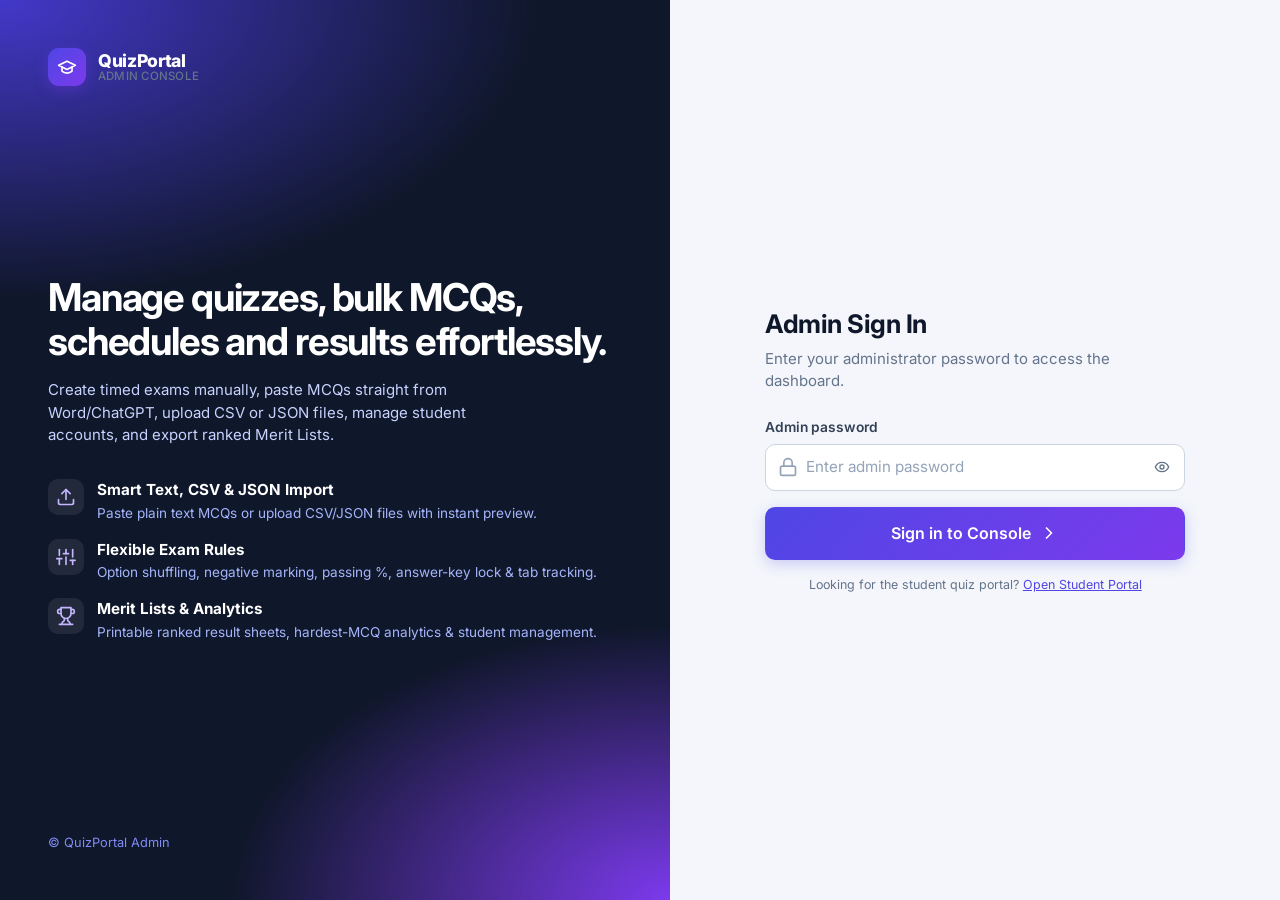
<file: admin.html>
<!DOCTYPE html>
<html lang="en">
<head>
  <meta charset="UTF-8" />
  <meta name="viewport" content="width=device-width, initial-scale=1.0" />
  <meta name="theme-color" content="#0f172a" />
  <title>QuizPortal — Admin Panel</title>
  <link rel="preconnect" href="https://fonts.googleapis.com" />
  <link rel="preconnect" href="https://fonts.gstatic.com" crossorigin />
  <link rel="preconnect" href="https://script.google.com" />
  <link href="https://fonts.googleapis.com/css2?family=Inter:wght@400;500;600;700;800&display=swap" rel="stylesheet" />
  <link rel="stylesheet" href="style.css?v=8" />
</head>
<body>

<!-- ============ PRELOADER ============ -->
<div id="preloader" role="status" aria-label="Loading Admin Panel">
  <div class="preloader-inner">
    <div class="preloader-logo">
      <svg class="ic" viewBox="0 0 24 24" aria-hidden="true"><path d="M22 10 12 5 2 10l10 5 10-5z"/><path d="M6 12v5c3 3 9 3 12 0v-5"/></svg>
    </div>
    <div class="preloader-title">Quiz<span>Portal</span></div>
    <div class="preloader-bar"></div>
    <div class="preloader-text">Loading admin console…</div>
  </div>
</div>

<!-- ============ ADMIN LOGIN ============ -->
<div id="authView" class="auth-wrap hidden">
  <section class="auth-hero">
    <div class="brand-row">
      <div class="brand-logo"><svg class="ic"><use href="#i-logo"/></svg></div>
      <div class="brand-name">QuizPortal<small>ADMIN CONSOLE</small></div>
    </div>
    <div>
      <h1>Manage quizzes, bulk MCQs, schedules and results effortlessly.</h1>
      <p>Create timed exams manually, paste MCQs straight from Word/ChatGPT, upload CSV or JSON files, manage student accounts, and export ranked Merit Lists.</p>
      <div class="hero-features">
        <div class="hero-feature"><div class="hf-ic"><svg class="ic"><use href="#i-upload"/></svg></div><div><strong>Smart Text, CSV &amp; JSON Import</strong><span>Paste plain text MCQs or upload CSV/JSON files with instant preview.</span></div></div>
        <div class="hero-feature"><div class="hf-ic"><svg class="ic"><use href="#i-sliders"/></svg></div><div><strong>Flexible Exam Rules</strong><span>Option shuffling, negative marking, passing %, answer-key lock &amp; tab tracking.</span></div></div>
        <div class="hero-feature"><div class="hf-ic"><svg class="ic"><use href="#i-trophy"/></svg></div><div><strong>Merit Lists &amp; Analytics</strong><span>Printable ranked result sheets, hardest-MCQ analytics &amp; student management.</span></div></div>
      </div>
    </div>
    <div class="hero-foot muted" style="font-size:.8rem;color:#818cf8">© QuizPortal Admin</div>
  </section>

  <section class="auth-panel">
    <div class="auth-card">
      <h2>Admin Sign In</h2>
      <p class="lead">Enter your administrator password to access the dashboard.</p>
      <form id="adminLoginForm" novalidate>
        <div class="form-group">
          <label for="adminPass">Admin password</label>
          <div class="input-icon">
            <svg class="ic"><use href="#i-lock"/></svg>
            <input type="password" id="adminPass" name="password" autocomplete="current-password" placeholder="Enter admin password" required style="padding-right:2.85rem" />
            <button type="button" id="togglePassBtn" class="toggle-pass-btn" aria-pressed="false" aria-label="Show password">
              <svg class="ic ic-sm"><use href="#i-eye"/></svg>
            </button>
          </div>
        </div>
        <button type="submit" class="btn btn-primary btn-lg btn-block">Sign in to Console <svg class="ic"><use href="#i-right"/></svg></button>
      </form>
      <p class="hint mt-2" style="text-align:center">Looking for the student quiz portal? <a href="index.html">Open Student Portal</a></p>
    </div>
  </section>
</div>

<!-- ============ ADMIN APP ============ -->
<div id="appView" class="app hidden">
  <aside class="sidebar" id="sidebar">
    <div class="sidebar-brand">
      <div class="brand-logo"><svg class="ic"><use href="#i-logo"/></svg></div>
      <div class="brand-name">QuizPortal<small>ADMIN CONSOLE</small></div>
      <button type="button" class="sidebar-close" aria-label="Close menu"><svg class="ic"><use href="#i-x"/></svg></button>
    </div>
    <nav class="sidebar-nav" aria-label="Admin">
      <div class="nav-label">Overview</div>
      <button type="button" class="nav-item active" data-page="dashboardPage"><svg class="ic"><use href="#i-dashboard"/></svg> Dashboard</button>

      <div class="nav-label">Quizzes</div>
      <button type="button" class="nav-item" data-page="createQuizPage"><svg class="ic"><use href="#i-plus"/></svg> Create Quiz <span class="nav-badge hidden" id="editNavBadge">Editing</span></button>
      <button type="button" class="nav-item" data-page="manageQuizzesPage"><svg class="ic"><use href="#i-list"/></svg> Manage Quizzes</button>

      <div class="nav-label">People</div>
      <button type="button" class="nav-item" data-page="studentsPage"><svg class="ic"><use href="#i-users"/></svg> Registered Students</button>
    </nav>
    <div class="sidebar-footer">
      <div class="user-chip">
        <div class="avatar">AD</div>
        <div><div class="u-name">Administrator</div><div class="u-sub">QuizPortal Manager</div></div>
      </div>
      <button type="button" class="nav-item danger" id="logoutBtn"><svg class="ic"><use href="#i-logout"/></svg> Logout</button>
    </div>
  </aside>
  <div class="sidebar-backdrop"></div>

  <div class="main">
    <header class="topbar">
      <button type="button" class="menu-btn" aria-label="Open menu" aria-expanded="false" aria-controls="sidebar"><svg class="ic"><use href="#i-menu"/></svg></button>
      <div style="min-width:0">
        <div class="page-title" id="pageTitle">Dashboard</div>
        <div class="page-sub" id="pageSub">Overview of students and quizzes</div>
      </div>
      <div class="topbar-actions">
        <button type="button" class="btn btn-primary btn-sm" id="topCreateBtn"><svg class="ic ic-sm"><use href="#i-add"/></svg><span class="hide-sm">New Quiz</span></button>
        <button type="button" class="btn btn-outline btn-sm" id="refreshBtn" title="Refresh data"><svg class="ic ic-sm"><use href="#i-refresh"/></svg><span class="hide-sm">Refresh</span></button>
      </div>
    </header>

    <main class="content">

      <!-- ===== 1. DASHBOARD ===== -->
      <section id="dashboardPage" class="page">
        <div class="welcome-banner">
          <div>
            <h2>Welcome back, Admin 👋</h2>
            <p>Create timed quizzes manually, paste MCQs from Word/WhatsApp, or upload CSV/JSON in seconds.</p>
          </div>
          <div class="btn-row">
            <button type="button" class="btn" style="background:#fff;color:var(--primary)" id="quickCreateManual"><svg class="ic ic-sm"><use href="#i-edit3"/></svg> Create Quiz</button>
            <button type="button" class="btn" style="background:rgba(255,255,255,.18);color:#fff;border-color:rgba(255,255,255,.3)" id="quickPasteText"><svg class="ic ic-sm"><use href="#i-fileText"/></svg> Paste Text / CSV</button>
            <button type="button" class="btn" style="background:rgba(255,255,255,.18);color:#fff;border-color:rgba(255,255,255,.3)" id="quickUploadJson"><svg class="ic ic-sm"><use href="#i-upload"/></svg> Upload JSON</button>
          </div>
        </div>

        <div class="grid grid-4 stats-grid mb-2" style="margin-bottom:1.5rem">
          <div class="stat-card"><div class="stat-ic indigo"><svg class="ic"><use href="#i-users"/></svg></div><div><div class="stat-label">Students</div><div class="stat-value" id="statStudents">0</div></div></div>
          <div class="stat-card"><div class="stat-ic sky"><svg class="ic"><use href="#i-list"/></svg></div><div><div class="stat-label">Total Quizzes</div><div class="stat-value" id="statQuizzes">0</div></div></div>
          <div class="stat-card"><div class="stat-ic green"><svg class="ic"><use href="#i-play"/></svg></div><div><div class="stat-label">Active Now</div><div class="stat-value" id="statActive">0</div></div></div>
          <div class="stat-card"><div class="stat-ic amber"><svg class="ic"><use href="#i-calendar"/></svg></div><div><div class="stat-label">Scheduled</div><div class="stat-value" id="statScheduled">0</div></div></div>
        </div>

        <div class="card card-flush">
          <div class="card-head">
            <div><div class="card-title" id="recentTitle"><svg class="ic"><use href="#i-clock"/></svg> Recent Quizzes</div><div class="card-sub">Quick view of your latest published quizzes and student share links.</div></div>
            <button type="button" class="btn btn-outline btn-sm" data-goto="manageQuizzesPage">Manage all <svg class="ic ic-sm"><use href="#i-right"/></svg></button>
          </div>
          <div class="table-wrap" tabindex="0" role="region" aria-labelledby="recentTitle">
            <table class="stack">
              <thead><tr><th scope="col">Quiz Name</th><th scope="col">Access Code</th><th scope="col" class="num">MCQs</th><th scope="col">Start Time</th><th scope="col">Auto Expiry</th><th scope="col">Status</th><th scope="col">Actions</th></tr></thead>
              <tbody id="recentQuizzesBody"></tbody>
            </table>
          </div>
        </div>
      </section>

      <!-- ===== 2. CREATE / EDIT QUIZ ===== -->
      <section id="createQuizPage" class="page hidden">
        <div id="editingBanner" class="banner banner-info hidden">
          <svg class="ic"><use href="#i-edit3"/></svg>
          <span id="editingBannerText">Editing existing quiz.</span>
          <button type="button" class="btn btn-sm btn-outline" id="cancelEditBtn">Cancel edit</button>
        </div>

        <!-- Quiz Details, Schedule & Exam Rules -->
        <div class="card">
          <div class="card-head">
            <div>
              <div class="card-title"><svg class="ic"><use href="#i-calendar"/></svg> Quiz Details, Schedule &amp; Rules</div>
              <div class="card-sub">Choose target class, schedule, grading rules, and anti-cheat preferences.</div>
            </div>
          </div>

          <div class="form-row">
            <div class="form-group">
              <label for="newQuizName">Quiz Name *</label>
              <input type="text" id="newQuizName" placeholder="e.g. Biology Chapter 1 Test" required />
            </div>
            <div class="form-group">
              <label for="newQuizClass">Target Class *</label>
              <select id="newQuizClass" required>
                <option value="" disabled selected>Select target class</option>
                <option value="Class 9th">Class 9th</option>
                <option value="Class 10th">Class 10th</option>
                <option value="Class 1st year">Class 1st year</option>
                <option value="Class 2nd year">Class 2nd year</option>
                <option value="All Classes">All Classes</option>
              </select>
              <p class="hint">Only students registered in this class will see this quiz.</p>
            </div>
          </div>

          <div class="form-row">
            <div class="form-group">
              <label for="newQuizCode">Unique Quiz Code (3–10 chars) *</label>
              <div class="code-input-row">
                <input type="text" id="newQuizCode" class="code-input" minlength="3" maxlength="10" placeholder="e.g. CS11C4" autocomplete="off" autocorrect="off" autocapitalize="characters" spellcheck="false" required />
                <button type="button" class="btn btn-soft btn-sm" id="genCodeBtn" title="Generate unique code" style="min-height:44px"><svg class="ic ic-sm"><use href="#i-sparkles"/></svg> Generate</button>
              </div>
              <p class="hint">Students enter this code to begin (or use your 1-click Share Link).</p>
            </div>
            <div class="form-group">
              <label for="newQuizMarks">Marks per MCQ *</label>
              <input type="number" id="newQuizMarks" value="1" min="0.25" step="0.25" required />
            </div>
            <div class="form-group">
              <label for="newQuizNeg">Negative Marks / Wrong</label>
              <input type="number" id="newQuizNeg" value="0" min="0" step="0.25" />
              <p class="hint">0 = none (e.g. 0.25 for MDCAT/ECAT).</p>
            </div>
            <div class="form-group">
              <label for="newQuizPassPct">Passing Score (%)</label>
              <input type="number" id="newQuizPassPct" value="50" min="0" max="100" step="1" />
            </div>
          </div>

          <div class="form-row">
            <div class="form-group">
              <label for="newQuizStart">Start Date &amp; Time *</label>
              <input type="datetime-local" id="newQuizStart" required />
              <div class="preset-row" id="startPresets">
                <button type="button" class="preset-chip" data-start-preset="now">Now</button>
                <button type="button" class="preset-chip" data-start-preset="15">+15 min</button>
                <button type="button" class="preset-chip" data-start-preset="60">+1 hour</button>
                <button type="button" class="preset-chip" data-start-preset="tomorrow">Tomorrow 9:00 AM</button>
              </div>
            </div>
            <div class="form-group">
              <label for="newQuizTime">Allowed Time (Minutes) *</label>
              <input type="number" id="newQuizTime" value="30" min="1" max="1440" required />
              <div class="preset-row" id="durPresets">
                <button type="button" class="preset-chip" data-dur="10">10 min</button>
                <button type="button" class="preset-chip" data-dur="15">15 min</button>
                <button type="button" class="preset-chip" data-dur="30">30 min</button>
                <button type="button" class="preset-chip" data-dur="45">45 min</button>
                <button type="button" class="preset-chip" data-dur="60">60 min</button>
              </div>
            </div>
            <div class="form-group">
              <label for="newQuizRelease">Show Correct Answers to Students</label>
              <select id="newQuizRelease">
                <option value="immediate" selected>Immediately after submission</option>
                <option value="after_expiry">Only after quiz window closes</option>
              </select>
              <p class="hint">Locking until expiry stops early finishers from sharing answers.</p>
            </div>
          </div>

          <div class="expiry-preview mt-1" id="expiryPreview" aria-live="polite">
            <svg class="ic"><use href="#i-hourglass"/></svg>
            <div style="flex:1;min-width:220px">
              <div style="font-size:.78rem;text-transform:uppercase;letter-spacing:.04em;font-weight:700">Auto-Calculated Expiry Time</div>
              <div id="expiryText" style="font-size:.98rem;margin-top:.1rem">Select a start time and duration</div>
            </div>
            <span class="badge badge-info" id="expiryStatusBadge">Ready</span>
          </div>

          <fieldset class="rules-fieldset">
            <legend>Randomization &amp; Anti-Cheat Options</legend>
            <div class="check-grid">
              <label class="check-tile" for="newShuffleQs">
                <input type="checkbox" id="newShuffleQs" checked />
                <div><strong>Shuffle MCQ Order</strong><span>Each student gets questions in random order.</span></div>
              </label>
              <label class="check-tile" for="newShuffleOpts">
                <input type="checkbox" id="newShuffleOpts" checked />
                <div><strong>Shuffle Options (A–D)</strong><span>Randomizes option positions per student.</span></div>
              </label>
              <label class="check-tile" for="newTrackTabs">
                <input type="checkbox" id="newTrackTabs" checked />
                <div><strong>Track Tab Switches</strong><span>Warns students &amp; logs focus switches.</span></div>
              </label>
            </div>
          </fieldset>
        </div>

        <!-- MCQs Entry Card: Manual Builder vs Smart Text/CSV vs JSON Upload -->
        <div class="card">
          <div class="card-head">
            <div>
              <div class="card-title"><svg class="ic"><use href="#i-list"/></svg> Questions (MCQs)</div>
              <div class="card-sub">Build manually, paste plain text from Word/ChatGPT/WhatsApp, or upload CSV / JSON files.</div>
            </div>
            <div class="segmented inline" id="mcqModeTabs" role="tablist" aria-label="MCQ input method">
              <button type="button" role="tab" class="active" data-mode="manual" aria-selected="true"><svg class="ic ic-sm"><use href="#i-edit3"/></svg> Manual Builder</button>
              <button type="button" role="tab" data-mode="smart" aria-selected="false"><svg class="ic ic-sm"><use href="#i-fileText"/></svg> Text / CSV Import</button>
              <button type="button" role="tab" data-mode="json" aria-selected="false"><svg class="ic ic-sm"><use href="#i-upload"/></svg> JSON Upload</button>
            </div>
          </div>

          <!-- Option 1: Manual Builder -->
          <div id="manualMode">
            <div id="mcqContainer"></div>
            <div class="sticky-actions">
              <span class="badge badge-info badge-plain" id="manualCountBadge" style="margin-right:auto">1 MCQ</span>
              <button type="button" class="btn btn-outline" id="addMcqBtn"><svg class="ic ic-sm"><use href="#i-add"/></svg> Add MCQ</button>
              <button type="button" class="btn btn-success" id="saveManualBtn"><svg class="ic ic-sm"><use href="#i-save"/></svg> Save &amp; Publish Quiz</button>
            </div>
          </div>

          <!-- Option 2: Smart Text / Word / CSV Importer -->
          <div id="smartMode" class="hidden">
            <div class="btn-row mb-2">
              <button type="button" class="btn btn-soft btn-sm" id="uploadCsvTriggerBtn"><svg class="ic ic-sm"><use href="#i-upload"/></svg> Upload Excel / CSV File</button>
              <button type="button" class="btn btn-outline btn-sm" id="downloadSampleCsvBtn"><svg class="ic ic-sm"><use href="#i-download"/></svg> Download Sample CSV</button>
              <button type="button" class="btn btn-ghost btn-sm" id="insertSampleTextBtn"><svg class="ic ic-sm"><use href="#i-sparkles"/></svg> Load Sample Text</button>
              <input type="file" id="csvFileInput" accept=".csv,text/csv" class="sr-only" />
            </div>

            <div class="form-group">
              <label for="smartTextarea">Paste MCQs from MS Word, PDF, ChatGPT, or WhatsApp</label>
              <textarea id="smartTextarea" class="prose-area" rows="9" style="font-family:ui-monospace,Consolas,monospace;font-size:.86rem" placeholder="1. Which planet is known as the Red Planet?&#10;A) Earth&#10;B) Mars&#10;C) Jupiter&#10;D) Venus&#10;Answer: B&#10;Explanation: Iron oxide gives Mars its reddish color."></textarea>
              <p class="hint">Supports numbered or unnumbered blocks, options <code>A)</code> / <code>A.</code> / <code>(A)</code>, inline options, <code>Answer: B</code> (or <code>*B) Mars</code>), and optional <code>Explanation: …</code> lines.</p>
            </div>
            <div class="btn-row">
              <button type="button" class="btn btn-primary btn-sm" id="parseSmartTextBtn"><svg class="ic ic-sm"><use href="#i-check"/></svg> Parse &amp; Preview MCQs</button>
              <button type="button" class="btn btn-ghost btn-sm" id="clearSmartTextBtn">Clear text</button>
            </div>
          </div>

          <!-- Option 3: JSON File Upload (Bulk hundreds of MCQs) -->
          <div id="jsonMode" class="hidden">
            <div class="btn-row mb-2">
              <button type="button" class="btn btn-soft btn-sm" id="downloadSampleBtn"><svg class="ic ic-sm"><use href="#i-download"/></svg> Download Sample JSON</button>
              <button type="button" class="btn btn-outline btn-sm" id="copySampleBtn"><svg class="ic ic-sm"><use href="#i-copy"/></svg> Copy JSON Format</button>
              <button type="button" class="btn btn-ghost btn-sm" id="togglePasteBtn"><svg class="ic ic-sm"><use href="#i-json"/></svg> Paste JSON text instead</button>
            </div>

            <div class="dropzone" id="jsonDropzone" role="button" tabindex="0" aria-label="Upload JSON file with MCQs">
              <div class="dz-ic"><svg class="ic ic-lg"><use href="#i-upload"/></svg></div>
              <h4>Drag &amp; drop your MCQs <code>.json</code> file here</h4>
              <p>Or click to browse from your computer — supports hundreds or thousands of MCQs at once.</p>
              <span class="badge badge-info badge-plain" id="jsonFileBadge">Accepts .json files</span>
              <input type="file" id="jsonFileInput" accept=".json,application/json" class="sr-only" />
            </div>

            <div id="pasteJsonBox" class="mt-2 hidden">
              <label for="jsonTextarea">Paste JSON array or object</label>
              <textarea id="jsonTextarea" rows="7" placeholder='[{"question":"What is 2 + 2?","options":["3","4","5","6"],"correct":"4","explanation":"2 plus 2 equals 4."}]'></textarea>
              <div class="btn-row mt-1">
                <button type="button" class="btn btn-primary btn-sm" id="parsePastedBtn"><svg class="ic ic-sm"><use href="#i-check"/></svg> Parse &amp; Validate JSON</button>
                <button type="button" class="btn btn-ghost btn-sm" id="clearPasteBtn">Clear text</button>
              </div>
            </div>

            <details class="mt-2">
              <summary style="cursor:pointer;font-weight:600;font-size:.88rem;color:var(--primary);padding:.35rem 0">View supported JSON format examples</summary>
              <p class="hint mb-2">Upload a plain array of questions, or an object with <code>questions</code>. <code>correct</code> accepts exact text, a letter (<code>"A"</code>–<code>"F"</code>), or <code>1</code>–<code>6</code>. Optional <code>explanation</code> is shown to students after submission.</p>
              <pre class="code-sample" id="sampleCodeBlock"></pre>
            </details>
          </div>

          <!-- Shared Validation Summary + Paginated Preview (used by both Text/CSV & JSON modes) -->
          <div id="jsonResultArea" class="hidden">
            <div class="json-summary" id="jsonSummary"></div>
            <ul class="error-list hidden" id="jsonErrors"></ul>

            <div class="card card-flush mt-2 mb-0" id="jsonPreviewCard">
              <div class="card-head" style="padding-bottom:1rem">
                <div class="card-title" style="font-size:.95rem" id="jsonPreviewTitle"><svg class="ic ic-sm"><use href="#i-eye"/></svg> Parsed MCQs Preview</div>
                <div class="input-icon" style="min-width:200px;max-width:280px;flex:1">
                  <svg class="ic ic-sm"><use href="#i-search"/></svg>
                  <input type="search" id="jsonSearch" placeholder="Filter preview MCQs…" autocorrect="off" spellcheck="false" style="min-height:36px;padding-top:.4rem;padding-bottom:.4rem" />
                </div>
              </div>
              <div class="table-wrap table-scroll" tabindex="0" role="region" aria-labelledby="jsonPreviewTitle">
                <table class="preview-table stack">
                  <thead><tr><th scope="col" style="width:54px">#</th><th scope="col">Question</th><th scope="col">Options</th><th scope="col">Correct Answer</th></tr></thead>
                  <tbody id="jsonPreviewBody"></tbody>
                </table>
              </div>
              <div class="preview-bar" id="jsonPager">
                <span id="jsonPagerInfo">Showing 0–0 of 0</span>
                <div class="btn-row">
                  <button type="button" class="btn btn-outline btn-sm" id="jsonPrevPage"><svg class="ic ic-sm"><use href="#i-left"/></svg> Prev</button>
                  <button type="button" class="btn btn-outline btn-sm" id="jsonNextPage">Next <svg class="ic ic-sm"><use href="#i-right"/></svg></button>
                </div>
              </div>
            </div>

            <div class="sticky-actions">
              <button type="button" class="btn btn-ghost" id="clearJsonBtn"><svg class="ic ic-sm"><use href="#i-trash"/></svg> Clear Import</button>
              <button type="button" class="btn btn-outline" id="loadIntoManualBtn"><svg class="ic ic-sm"><use href="#i-edit3"/></svg> Edit in Manual Builder</button>
              <button type="button" class="btn btn-success" id="saveJsonBtn"><svg class="ic ic-sm"><use href="#i-save"/></svg> Publish Quiz</button>
            </div>
          </div>
        </div>
      </section>

      <!-- ===== 3. MANAGE QUIZZES & ATTEMPTS ===== -->
      <section id="manageQuizzesPage" class="page hidden">
        <div class="card card-flush">
          <div class="card-head" style="padding-bottom:1rem">
            <div>
              <div class="card-title" id="allQuizzesTitle"><svg class="ic"><use href="#i-list"/></svg> All Quizzes</div>
              <div class="card-sub">Share student links, duplicate, reschedule, edit MCQs, or inspect ranked attempts &amp; analytics.</div>
            </div>
            <div class="toolbar">
              <div class="input-icon">
                <svg class="ic ic-sm"><use href="#i-search"/></svg>
                <input type="search" id="quizSearch" placeholder="Search quizzes or code…" autocorrect="off" spellcheck="false" />
              </div>
              <select id="quizClassFilter" aria-label="Filter quizzes by class" style="width:auto;min-width:155px">
                <option value="">All Classes</option>
                <option value="Class 9th">Class 9th</option>
                <option value="Class 10th">Class 10th</option>
                <option value="Class 1st year">Class 1st year</option>
                <option value="Class 2nd year">Class 2nd year</option>
              </select>
              <div class="segmented inline" id="quizStatusFilter" role="tablist" aria-label="Filter quizzes by status">
                <button type="button" class="active" data-status="all">All</button>
                <button type="button" data-status="Active">Active</button>
                <button type="button" data-status="Scheduled">Scheduled</button>
                <button type="button" data-status="Expired">Expired</button>
              </div>
            </div>
          </div>
          <div class="table-wrap" tabindex="0" role="region" aria-labelledby="allQuizzesTitle">
            <table class="stack">
              <thead><tr><th scope="col">Quiz</th><th scope="col">Access Code</th><th scope="col" class="num">MCQs</th><th scope="col">Schedule (Start → Auto Expiry)</th><th scope="col">Status</th><th scope="col">Actions</th></tr></thead>
              <tbody id="adminQuizzesBody"></tbody>
            </table>
          </div>
        </div>

        <!-- Student Attempts & Question-Level Analytics Drill-Down -->
        <div id="quizAttemptsCard" class="card card-flush hidden">
          <div class="card-head" style="padding-bottom:1rem">
            <div>
              <div class="card-title" id="selectedQuizTitle"><svg class="ic"><use href="#i-trophy"/></svg> Student Merit List &amp; Analytics</div>
              <div class="card-sub" id="selectedQuizSummary">Ranked by marks (with faster completion time as tie-breaker).</div>
            </div>
            <div class="toolbar">
              <div class="segmented inline" id="attemptsSubTabs" role="tablist" aria-label="Attempts view">
                <button type="button" class="active" data-atab="merit"><svg class="ic ic-sm"><use href="#i-trophy"/></svg> Merit List</button>
                <button type="button" data-atab="analytics"><svg class="ic ic-sm"><use href="#i-barChart"/></svg> Hardest MCQs</button>
              </div>
              <div class="input-icon" id="attemptSearchWrap">
                <svg class="ic ic-sm"><use href="#i-search"/></svg>
                <input type="search" id="attemptSearch" placeholder="Filter student or class…" autocorrect="off" spellcheck="false" />
              </div>
              <button type="button" class="btn btn-primary btn-sm" id="exportMeritPdfBtn"><svg class="ic ic-sm"><use href="#i-printer"/></svg> Merit List PDF</button>
              <button type="button" class="btn btn-outline btn-sm" id="exportAttemptsCsvBtn"><svg class="ic ic-sm"><use href="#i-download"/></svg> Export CSV</button>
            </div>
          </div>

          <!-- Sub-view A: Ranked Student Merit List -->
          <div class="table-wrap" id="meritTableWrap" tabindex="0" role="region" aria-labelledby="selectedQuizTitle">
            <table class="stack">
              <thead><tr><th scope="col" class="num">Rank</th><th scope="col">Student</th><th scope="col">Class</th><th scope="col" class="num">Time</th><th scope="col" class="num">C / W / S</th><th scope="col" class="num">Marks</th><th scope="col" class="num">Score</th><th scope="col">Actions</th></tr></thead>
              <tbody id="attemptsBody"></tbody>
            </table>
          </div>

          <!-- Sub-view B: Question-Level Analytics (Hardest to Easiest) -->
          <div class="table-wrap hidden" id="analyticsTableWrap" tabindex="0" role="region" aria-label="Question accuracy analytics">
            <table class="stack">
              <thead><tr><th scope="col" style="width:54px">#</th><th scope="col">Question (Sorted Hardest → Easiest)</th><th scope="col" class="num">Correct</th><th scope="col" class="num">Wrong</th><th scope="col" class="num">Skipped</th><th scope="col">Top Wrong Choice</th><th scope="col">Accuracy</th></tr></thead>
              <tbody id="analyticsBody"></tbody>
            </table>
          </div>
        </div>
      </section>

      <!-- ===== 4. REGISTERED STUDENTS ===== -->
      <section id="studentsPage" class="page hidden">
        <div class="card card-flush">
          <div class="card-head" style="padding-bottom:1rem">
            <div>
              <div class="card-title" id="studentsTitle"><svg class="ic"><use href="#i-users"/></svg> Registered Students <span class="badge badge-info badge-plain" id="studentsCountBadge">0</span></div>
              <div class="card-sub">View student results, edit names/classes, reset forgotten passwords, or bulk promote classes.</div>
            </div>
            <div class="toolbar">
              <div class="input-icon">
                <svg class="ic ic-sm"><use href="#i-search"/></svg>
                <input type="search" id="studentSearch" placeholder="Search name, @username or class…" autocorrect="off" spellcheck="false" />
              </div>
              <select id="classFilter" aria-label="Filter by class" style="width:auto;min-width:150px">
                <option value="">All Classes</option>
              </select>
              <button type="button" class="btn btn-soft btn-sm" id="openBulkPromoteBtn"><svg class="ic ic-sm"><use href="#i-arrowUpRight"/></svg> Promote Class</button>
              <button type="button" class="btn btn-outline btn-sm" id="exportStudentsCsvBtn"><svg class="ic ic-sm"><use href="#i-download"/></svg> Export CSV</button>
            </div>
          </div>
          <div class="table-wrap" tabindex="0" role="region" aria-labelledby="studentsTitle">
            <table class="stack">
              <thead><tr><th scope="col">#</th><th scope="col">Student Name</th><th scope="col">Username</th><th scope="col">Class</th><th scope="col">Registered On</th><th scope="col">Actions</th></tr></thead>
              <tbody id="studentsBody"></tbody>
            </table>
          </div>
        </div>
      </section>

    </main>
  </div>
</div>

<!-- ============ RESCHEDULE & EXAM RULES MODAL ============ -->
<dialog id="scheduleDialog" class="modal" closedby="any" aria-labelledby="scheduleDlgTitle">
  <form method="dialog" id="scheduleForm" class="modal-box" novalidate>
    <div class="modal-header">
      <div class="modal-icon"><svg class="ic"><use href="#i-calendar"/></svg></div>
      <h1 id="scheduleDlgTitle" style="font-size:1.1rem;flex:1">Schedule &amp; Exam Rules</h1>
      <button type="button" class="btn btn-ghost btn-icon" id="closeScheduleDlg" aria-label="Close"><svg class="ic"><use href="#i-x"/></svg></button>
    </div>
    <div class="modal-body">
      <p class="muted mb-2" id="scheduleQuizLabel" style="font-size:.9rem"></p>
      <div class="form-row">
        <div class="form-group">
          <label for="editQuizClass">Target Class</label>
          <select id="editQuizClass">
            <option value="Class 9th">Class 9th</option>
            <option value="Class 10th">Class 10th</option>
            <option value="Class 1st year">Class 1st year</option>
            <option value="Class 2nd year">Class 2nd year</option>
            <option value="All Classes">All Classes</option>
          </select>
        </div>
        <div class="form-group">
          <label for="editQuizCode">Unique Quiz Code (3–10 chars)</label>
          <div class="code-input-row">
            <input type="text" id="editQuizCode" class="code-input" minlength="3" maxlength="10" placeholder="e.g. CS11C4" autocomplete="off" autocorrect="off" autocapitalize="characters" spellcheck="false" />
            <button type="button" class="btn btn-soft btn-sm" id="genEditCodeBtn" style="min-height:44px"><svg class="ic ic-sm"><use href="#i-sparkles"/></svg> Generate</button>
          </div>
        </div>
      </div>
      <div class="form-group">
        <label for="editStart">Start Date &amp; Time *</label>
        <input type="datetime-local" id="editStart" required />
        <div class="preset-row" id="editStartPresets">
          <button type="button" class="preset-chip" data-edit-start="now">Now</button>
          <button type="button" class="preset-chip" data-edit-start="15">+15 min</button>
          <button type="button" class="preset-chip" data-edit-start="60">+1 hour</button>
        </div>
      </div>
      <div class="form-row">
        <div class="form-group">
          <label for="editMinutes">Allowed Time (Minutes) *</label>
          <input type="number" id="editMinutes" min="1" max="1440" required />
        </div>
        <div class="form-group">
          <label for="editMarks">Marks / MCQ</label>
          <input type="number" id="editMarks" min="0.25" step="0.25" required />
        </div>
        <div class="form-group">
          <label for="editNeg">Neg. Marks / Wrong</label>
          <input type="number" id="editNeg" min="0" step="0.25" value="0" />
        </div>
        <div class="form-group">
          <label for="editPassPct">Pass %</label>
          <input type="number" id="editPassPct" min="0" max="100" step="1" value="50" />
        </div>
      </div>
      <div class="form-group">
        <label for="editRelease">Show Correct Answers to Students</label>
        <select id="editRelease">
          <option value="immediate">Immediately after submission</option>
          <option value="after_expiry">Only after quiz window closes</option>
        </select>
      </div>
      <div class="expiry-preview" id="editExpiryPreview" aria-live="polite">
        <svg class="ic"><use href="#i-hourglass"/></svg>
        <div style="flex:1">
          <div style="font-size:.75rem;text-transform:uppercase;letter-spacing:.04em;font-weight:700">Auto-Calculated Expiry</div>
          <div id="editExpiryText" style="font-size:.94rem"></div>
        </div>
        <span class="badge badge-info" id="editExpiryBadge">Ready</span>
      </div>
      <fieldset class="rules-fieldset">
        <legend>Randomization &amp; Anti-Cheat</legend>
        <div class="check-grid">
          <label class="check-tile" for="editShuffleQs"><input type="checkbox" id="editShuffleQs" checked /><div><strong>Shuffle MCQs</strong><span>Random question order</span></div></label>
          <label class="check-tile" for="editShuffleOpts"><input type="checkbox" id="editShuffleOpts" checked /><div><strong>Shuffle Options</strong><span>Random A–D order</span></div></label>
          <label class="check-tile" for="editTrackTabs"><input type="checkbox" id="editTrackTabs" checked /><div><strong>Track Tab Switches</strong><span>Log focus switches</span></div></label>
        </div>
      </fieldset>
    </div>
    <div class="modal-actions">
      <button type="button" class="btn btn-outline" id="cancelScheduleBtn">Cancel</button>
      <button type="submit" class="btn btn-primary" id="saveScheduleBtn"><svg class="ic ic-sm"><use href="#i-save"/></svg> Save Settings</button>
    </div>
  </form>
</dialog>

<!-- ============ STUDENT BREAKDOWN MODAL ============ -->
<dialog id="breakdownDialog" class="modal modal-lg" closedby="any" aria-labelledby="breakdownTitle">
  <div class="modal-box">
    <div class="modal-header">
      <div class="modal-icon"><svg class="ic"><use href="#i-trophy"/></svg></div>
      <div style="flex:1;min-width:0">
        <h1 id="breakdownTitle" style="font-size:1.1rem">Student MCQ Breakdown</h1>
        <div class="muted" id="breakdownSub" style="font-size:.82rem"></div>
      </div>
      <button type="button" class="btn btn-ghost btn-icon" id="closeBreakdownBtn" aria-label="Close"><svg class="ic"><use href="#i-x"/></svg></button>
    </div>
    <div class="modal-body">
      <div class="details-grid" id="breakdownStats"></div>
      <div class="flex between items-center wrap gap-1 mb-2">
        <div class="segmented inline" id="breakdownFilter" role="tablist" aria-label="Filter answers">
          <button type="button" class="active" data-bf="all">All</button>
          <button type="button" data-bf="Correct">Correct</button>
          <button type="button" data-bf="Wrong">Wrong</button>
          <button type="button" data-bf="Not Solved">Skipped</button>
        </div>
        <div class="btn-row">
          <button type="button" class="btn btn-soft-danger btn-sm" id="allowReattemptModalBtn"><svg class="ic ic-sm"><use href="#i-refresh"/></svg> Allow Re-attempt</button>
          <button type="button" class="btn btn-outline btn-sm" id="exportBreakdownCsvBtn"><svg class="ic ic-sm"><use href="#i-download"/></svg> Export CSV</button>
        </div>
      </div>
      <div class="answer-list" id="breakdownList"></div>
    </div>
    <div class="modal-actions">
      <button type="button" class="btn btn-primary" id="doneBreakdownBtn">Close</button>
    </div>
  </div>
</dialog>

<!-- ============ STUDENT MANAGEMENT: EDIT STUDENT MODAL ============ -->
<dialog id="editStudentDialog" class="modal modal-sm" closedby="any" aria-labelledby="editStuTitle">
  <form method="dialog" id="editStudentForm" class="modal-box" novalidate>
    <div class="modal-header">
      <div class="modal-icon"><svg class="ic"><use href="#i-edit3"/></svg></div>
      <h1 id="editStuTitle" style="font-size:1.1rem;flex:1">Edit Student</h1>
      <button type="button" class="btn btn-ghost btn-icon" data-close-dlg="editStudentDialog" aria-label="Close"><svg class="ic"><use href="#i-x"/></svg></button>
    </div>
    <div class="modal-body">
      <p class="muted mb-2" id="editStuSubtitle" style="font-size:.88rem"></p>
      <div class="form-group">
        <label for="editStuName">Student Full Name *</label>
        <input type="text" id="editStuName" required />
      </div>
      <div class="form-group mb-0">
        <label for="editStuClass">Student Class *</label>
        <select id="editStuClass" required>
          <option value="Class 9th">Class 9th</option>
          <option value="Class 10th">Class 10th</option>
          <option value="Class 1st year">Class 1st year</option>
          <option value="Class 2nd year">Class 2nd year</option>
        </select>
      </div>
    </div>
    <div class="modal-actions">
      <button type="button" class="btn btn-outline" data-close-dlg="editStudentDialog">Cancel</button>
      <button type="submit" class="btn btn-primary" id="saveEditStuBtn"><svg class="ic ic-sm"><use href="#i-save"/></svg> Save Changes</button>
    </div>
  </form>
</dialog>

<!-- ============ STUDENT MANAGEMENT: RESET PASSWORD MODAL ============ -->
<dialog id="resetStudentPassDialog" class="modal modal-sm" closedby="any" aria-labelledby="resetPassTitle">
  <form method="dialog" id="resetStudentPassForm" class="modal-box" novalidate>
    <div class="modal-header">
      <div class="modal-icon warning"><svg class="ic"><use href="#i-key"/></svg></div>
      <h1 id="resetPassTitle" style="font-size:1.1rem;flex:1">Reset Student Password</h1>
      <button type="button" class="btn btn-ghost btn-icon" data-close-dlg="resetStudentPassDialog" aria-label="Close"><svg class="ic"><use href="#i-x"/></svg></button>
    </div>
    <div class="modal-body">
      <p class="muted mb-2" id="resetPassSubtitle" style="font-size:.88rem"></p>
      <div class="form-group mb-0">
        <label for="resetPassInput">New Password * <span class="muted">(min 4 chars)</span></label>
        <div class="code-input-row">
          <input type="text" id="resetPassInput" minlength="4" placeholder="e.g. pass1234" autocomplete="off" autocorrect="off" autocapitalize="none" spellcheck="false" required />
          <button type="button" class="btn btn-soft btn-sm" id="genTempPassBtn" style="min-height:44px"><svg class="ic ic-sm"><use href="#i-sparkles"/></svg> Random</button>
        </div>
        <p class="hint">Share this new password with the student — they can change it anytime from their portal.</p>
      </div>
    </div>
    <div class="modal-actions">
      <button type="button" class="btn btn-outline" data-close-dlg="resetStudentPassDialog">Cancel</button>
      <button type="submit" class="btn btn-primary" id="saveResetPassBtn"><svg class="ic ic-sm"><use href="#i-save"/></svg> Set Password</button>
    </div>
  </form>
</dialog>

<!-- ============ STUDENT MANAGEMENT: BULK PROMOTE CLASS MODAL ============ -->
<dialog id="bulkPromoteDialog" class="modal modal-sm" closedby="any" aria-labelledby="bulkPromoteTitle">
  <form method="dialog" id="bulkPromoteForm" class="modal-box" novalidate>
    <div class="modal-header">
      <div class="modal-icon"><svg class="ic"><use href="#i-arrowUpRight"/></svg></div>
      <h1 id="bulkPromoteTitle" style="font-size:1.1rem;flex:1">Bulk Promote / Move Class</h1>
      <button type="button" class="btn btn-ghost btn-icon" data-close-dlg="bulkPromoteDialog" aria-label="Close"><svg class="ic"><use href="#i-x"/></svg></button>
    </div>
    <div class="modal-body">
      <p class="muted mb-2" style="font-size:.88rem">Move all registered students from one class to another in a single click (e.g. end-of-year promotion).</p>
      <div class="form-group">
        <label for="promoteFromClass">Move all students currently in *</label>
        <select id="promoteFromClass" required>
          <option value="Class 9th">Class 9th</option>
          <option value="Class 10th">Class 10th</option>
          <option value="Class 1st year">Class 1st year</option>
          <option value="Class 2nd year">Class 2nd year</option>
        </select>
      </div>
      <div class="form-group mb-0">
        <label for="promoteToClass">Into target class *</label>
        <select id="promoteToClass" required>
          <option value="Class 10th" selected>Class 10th</option>
          <option value="Class 1st year">Class 1st year</option>
          <option value="Class 2nd year">Class 2nd year</option>
          <option value="Class 9th">Class 9th</option>
        </select>
      </div>
    </div>
    <div class="modal-actions">
      <button type="button" class="btn btn-outline" data-close-dlg="bulkPromoteDialog">Cancel</button>
      <button type="submit" class="btn btn-primary" id="confirmPromoteBtn"><svg class="ic ic-sm"><use href="#i-check"/></svg> Move Students</button>
    </div>
  </form>
</dialog>

<!-- ============ STUDENT MANAGEMENT: VIEW ALL RESULTS OF STUDENT MODAL ============ -->
<dialog id="studentHistoryDialog" class="modal modal-lg" closedby="any" aria-labelledby="stuHistTitle">
  <div class="modal-box">
    <div class="modal-header">
      <div class="modal-icon"><svg class="ic"><use href="#i-history"/></svg></div>
      <div style="flex:1;min-width:0">
        <h1 id="stuHistTitle" style="font-size:1.1rem">Student Quiz History</h1>
        <div class="muted" id="stuHistSub" style="font-size:.82rem"></div>
      </div>
      <button type="button" class="btn btn-ghost btn-icon" data-close-dlg="studentHistoryDialog" aria-label="Close"><svg class="ic"><use href="#i-x"/></svg></button>
    </div>
    <div class="modal-body">
      <div class="details-grid" id="stuHistStats"></div>
      <div class="table-wrap" tabindex="0" role="region" aria-labelledby="stuHistTitle">
        <table class="stack">
          <thead><tr><th scope="col">Quiz</th><th scope="col">Date</th><th scope="col" class="num">Time</th><th scope="col" class="num">C / W / S</th><th scope="col" class="num">Marks</th><th scope="col" class="num">Score</th><th scope="col">Actions</th></tr></thead>
          <tbody id="stuHistBody"></tbody>
        </table>
      </div>
    </div>
    <div class="modal-actions">
      <button type="button" class="btn btn-primary" data-close-dlg="studentHistoryDialog">Close</button>
    </div>
  </div>
</dialog>

<script src="common.js?v=7"></script>
<script>
const { icon, esc } = QP;
const $ = id => document.getElementById(id);

let adminPassword = sessionStorage.getItem("admin_pass") || "";
let allQuizzes = [];
let allStudents = [];
let currentQuizNameForAttempts = "";
let currentAttempts = [];
let attemptsActiveTab = "merit";
let currentBreakdownAttempt = null;
let breakdownFilter = "all";
let quizStatusFilter = "all";
let editingQuizName = null;

// Student management modal targets
let targetStudentRecord = null;
let targetStudentHistoryList = [];

// Bulk import state (shared by Text/CSV & JSON modes)
let parsedJsonQuestions = [];
let jsonPage = 1;
const JSON_PAGE_SIZE = 50;

const SAMPLE_JSON = [
  {
    question: "Which planet is known as the Red Planet?",
    options: ["Earth", "Mars", "Jupiter", "Venus"],
    correct: "Mars",
    explanation: "Iron oxide (rust) on Mars's surface gives it a reddish color."
  },
  {
    question: "What is the chemical symbol for Water?",
    options: ["O2", "H2O", "CO2", "NaCl"],
    correct: "B",
    explanation: "Each water molecule contains 2 Hydrogen atoms and 1 Oxygen atom."
  },
  {
    question: "How many continents are there on Earth?",
    options: ["5", "6", "7", "8"],
    correct: 3
  }
];
$("sampleCodeBlock").textContent = JSON.stringify(SAMPLE_JSON, null, 2);

const SAMPLE_SMART_TEXT = `1. Which planet is known as the Red Planet?
A) Earth
B) Mars
C) Jupiter
D) Venus
Answer: B
Explanation: Iron oxide on its surface gives Mars its reddish appearance.

2. What is the chemical symbol for Water?
A) O2
B) H2O
C) CO2
D) NaCl
Answer: H2O

3. Which language runs natively inside a web browser?
A) Python   B) C++   C) JavaScript   D) Java
Answer: C`;

const PAGES = {
  dashboardPage: ["Dashboard", "Overview of students and quizzes"],
  createQuizPage: ["Create Quiz", "Build MCQs manually or import from Text, CSV, or JSON"],
  manageQuizzesPage: ["Manage Quizzes", "Share links, schedules, rankings, analytics & re-attempts"],
  studentsPage: ["Registered Students", "Manage student accounts, passwords, classes & history"]
};

/* ================= Generic Dialog Close Helper ================= */
document.querySelectorAll("dialog.modal").forEach(d => QP.enableLightDismiss(d));
document.addEventListener("click", e => {
  const closeBtn = e.target.closest("[data-close-dlg]");
  if (closeBtn) $(closeBtn.dataset.closeDlg)?.close();
});

/* ================= Navigation ================= */
function showPage(id) {
  Object.keys(PAGES).forEach(p => $(p).classList.toggle("hidden", p !== id));
  $("pageTitle").textContent = id === "createQuizPage" && editingQuizName ? `Edit Quiz: ${editingQuizName}` : PAGES[id][0];
  $("pageSub").textContent = PAGES[id][1];
  document.querySelectorAll(".sidebar .nav-item[data-page]").forEach(b => {
    const on = b.dataset.page === id;
    b.classList.toggle("active", on);
    on ? b.setAttribute("aria-current", "page") : b.removeAttribute("aria-current");
  });
  if (id === "dashboardPage") loadDashboard();
  if (id === "studentsPage") loadStudents();
  if (id === "manageQuizzesPage") loadQuizzesAdmin();
  if (id === "createQuizPage") ensureCreateDefaults();
  window.scrollTo({ top: 0 });
}

document.addEventListener("click", e => {
  const nav = e.target.closest("[data-page], [data-goto]");
  if (nav) showPage(nav.dataset.page || nav.dataset.goto);
});

$("topCreateBtn").addEventListener("click", () => { resetCreateForm(); setMcqMode("manual"); showPage("createQuizPage"); });
$("quickCreateManual").addEventListener("click", () => { resetCreateForm(); setMcqMode("manual"); showPage("createQuizPage"); });
$("quickPasteText").addEventListener("click", () => { resetCreateForm(); setMcqMode("smart"); showPage("createQuizPage"); });
$("quickUploadJson").addEventListener("click", () => { resetCreateForm(); setMcqMode("json"); showPage("createQuizPage"); });

/* ================= Admin Auth ================= */
$("togglePassBtn").addEventListener("click", () => {
  const inp = $("adminPass");
  const show = inp.type === "password";
  inp.type = show ? "text" : "password";
  $("togglePassBtn").setAttribute("aria-pressed", String(show));
  $("togglePassBtn").setAttribute("aria-label", show ? "Hide password" : "Show password");
});

$("adminLoginForm").addEventListener("submit", async e => {
  e.preventDefault();
  const pass = $("adminPass").value;
  if (!pass) return QP.toast("Please enter the admin password.", "error");
  await QP.withLoading(e.submitter, async () => {
    const data = await QP.post({ action: "admin_login", password: pass });
    if (data.status !== "success") return QP.toast(data.message || "Wrong password.", "error");
    adminPassword = pass;
    sessionStorage.setItem("admin_pass", pass);
    $("adminPass").value = "";
    initAdmin();
    QP.toast("Signed in to Admin Console.", "success");
  });
});

$("logoutBtn").addEventListener("click", async () => {
  const ok = await QP.confirmDialog({
    title: "Log out of Admin Console?",
    message: "You will need to re-enter the admin password to sign back in.",
    confirmText: "Log out",
    tone: "danger",
    iconName: "logout"
  });
  if (!ok) return;
  sessionStorage.removeItem("admin_pass");
  adminPassword = "";
  QP.clearCache();
  showAuth();
});

function showAuth() {
  $("appView").classList.add("hidden");
  $("authView").classList.remove("hidden");
  QP.hidePreloader();
}

function initAdmin() {
  $("authView").classList.add("hidden");
  $("appView").classList.remove("hidden");
  ensureCreateDefaults();
  showPage("dashboardPage");
}

/* ================= Live status & Share Link helpers ================= */
function liveStatus(q) {
  const t = QP.now();
  if (q.status === "Expired") return "Expired";
  if (q.forceActive) return "Active";
  if (q.expiresAt && t > new Date(q.expiresAt).getTime()) return "Expired";
  if (q.startsAt && t < new Date(q.startsAt).getTime()) return "Scheduled";
  return "Active";
}

function makeUniqueCode(len = 6) {
  const taken = new Set(allQuizzes.map(q => String(q.quizCode || "").toUpperCase()));
  for (let i = 0; i < 30; i++) {
    const c = QP.generateQuizCode(len);
    if (!taken.has(c)) return c;
  }
  return QP.generateQuizCode(8);
}

function sanitizeCodeInput(el) {
  el.value = el.value.toUpperCase().replace(/[^A-Z0-9]/g, "").slice(0, 10);
}
$("newQuizCode").addEventListener("input", e => sanitizeCodeInput(e.target));
$("editQuizCode").addEventListener("input", e => sanitizeCodeInput(e.target));
$("genCodeBtn").addEventListener("click", () => { $("newQuizCode").value = makeUniqueCode(6); });
$("genEditCodeBtn").addEventListener("click", () => { $("editQuizCode").value = makeUniqueCode(6); });

function codeCellHtml(code) {
  if (!code) return `<span class="cell-muted">None</span>`;
  return `<button type="button" class="code-badge" data-copy-code="${esc(code)}" title="Click to copy quiz code">${icon("key", "ic-sm")} ${esc(code)}</button>`;
}

async function shareQuizInvite(quizName) {
  const q = allQuizzes.find(item => item.quizName === quizName) || { quizName, quizCode: "" };
  const link = QP.buildQuizShareUrl(q.quizName, q.quizCode || "");
  try {
    await navigator.clipboard.writeText(link);
    QP.toast(`Student invite link copied! Opening it pre-fills "${q.quizName}"${q.quizCode ? " & code " + q.quizCode : ""}.`, "success", 4200);
  } catch (err) {
    QP.toast(link, "info", 6000);
  }
}

document.addEventListener("click", async e => {
  const btn = e.target.closest("[data-copy-code]");
  if (!btn) return;
  e.stopPropagation();
  const code = btn.dataset.copyCode;
  try {
    await navigator.clipboard.writeText(code);
    QP.toast(`Quiz code "${code}" copied!`, "success", 2500);
  } catch (err) {
    QP.toast(`Quiz code: ${code}`, "info");
  }
});

/* ================= Dashboard ================= */
function loadDashboard(btn) {
  if (!allQuizzes.length) $("recentQuizzesBody").innerHTML = QP.skeletonRows(7, 3);
  const p1 = QP.cachedGet({ action: "list_students", password: adminPassword }, d => {
    if (d.status === "success") {
      allStudents = d.students || [];
      $("statStudents").textContent = allStudents.length;
    } else if (d.message === "Unauthorized") {
      sessionStorage.removeItem("admin_pass");
      adminPassword = "";
      showAuth();
      QP.toast("Session expired. Please sign in again.", "warning");
    }
  });
  const p2 = QP.cachedGet({ action: "list_quizzes", password: adminPassword }, d => {
    if (d.status === "success") {
      allQuizzes = d.quizzes || [];
      renderDashboardStats();
    }
    QP.hidePreloader();
  });
  const both = Promise.all([p1, p2]);
  if (btn) QP.withLoading(btn, () => both);
  return both;
}

function renderDashboardStats() {
  const items = allQuizzes.map(q => ({ ...q, live: liveStatus(q) }));
  $("statQuizzes").textContent = items.length;
  $("statActive").textContent = items.filter(q => q.live === "Active").length;
  $("statScheduled").textContent = items.filter(q => q.live === "Scheduled").length;

  const recent = items.slice(0, 5);
  if (!recent.length) {
    $("recentQuizzesBody").innerHTML = `<tr><td colspan="7">${QP.emptyState("No quizzes yet", "Create your first quiz manually or import MCQs via Text, CSV, or JSON.", "plus")}</td></tr>`;
    return;
  }
  $("recentQuizzesBody").innerHTML = recent.map(q => `
    <tr>
      <td data-label="Quiz">
        <div class="cell-strong">${esc(q.quizName)}</div>
        <div class="cell-muted">${esc(q.targetClass || "All Classes")}</div>
      </td>
      <td data-label="Access Code">${codeCellHtml(q.quizCode)}</td>
      <td data-label="MCQs" class="num">${q.totalQuestions}</td>
      <td data-label="Start Time" class="cell-muted">${esc(QP.fmtDateTime(q.startsAt || q.createdAt))}</td>
      <td data-label="Auto Expiry" class="cell-muted">${esc(QP.fmtDateTime(q.expiresAt))}</td>
      <td data-label="Status">${QP.statusBadge(q.live)}</td>
      <td data-label="" class="td-actions-cell">
        <div class="td-actions">
          <button type="button" class="btn btn-soft btn-sm" data-dash-attempts="${esc(q.quizName)}">${icon("eye", "ic-sm")} Attempts</button>
          <button type="button" class="btn btn-outline btn-sm" data-dash-share="${esc(q.quizName)}" title="Copy 1-click student share link">${icon("link", "ic-sm")} Link</button>
          <button type="button" class="btn btn-outline btn-sm" data-open-schedule="${esc(q.quizName)}">${icon("calendar", "ic-sm")} Schedule</button>
        </div>
      </td>
    </tr>`).join("");
}

$("recentQuizzesBody").addEventListener("click", e => {
  const att = e.target.closest("[data-dash-attempts]");
  if (att) {
    showPage("manageQuizzesPage");
    loadQuizAttempts(att.dataset.dashAttempts);
    return;
  }
  const shr = e.target.closest("[data-dash-share]");
  if (shr) { shareQuizInvite(shr.dataset.dashShare); return; }
  const sch = e.target.closest("[data-open-schedule]");
  if (sch) openScheduleModal(sch.dataset.openSchedule);
});

$("refreshBtn").addEventListener("click", e => {
  QP.clearCache();
  const btn = e.currentTarget;
  if (!$("dashboardPage").classList.contains("hidden")) loadDashboard(btn);
  else if (!$("studentsPage").classList.contains("hidden")) loadStudents(btn);
  else if (!$("manageQuizzesPage").classList.contains("hidden")) loadQuizzesAdmin(btn);
  else loadDashboard(btn);
});

/* ================= Auto-calculated expiry helper ================= */
function updateExpiryUI(startInput, minInput, previewEl, textEl, badgeEl) {
  const startVal = startInput.value;
  const mins = Number(minInput.value);
  if (!startVal || !(mins > 0)) {
    previewEl.classList.add("warn");
    textEl.innerHTML = "Enter both a valid <strong>Start Time</strong> and <strong>Allowed Minutes</strong>.";
    badgeEl.className = "badge badge-warning";
    badgeEl.textContent = "Incomplete";
    return null;
  }
  const start = new Date(startVal);
  if (isNaN(start.getTime())) return null;
  const expiry = new Date(start.getTime() + mins * 60000);
  const nowMs = QP.now();

  textEl.innerHTML = `<strong>${esc(QP.fmtDateTime(expiry.toISOString()))}</strong> <span class="muted">(${mins} min after ${esc(QP.fmtDateTime(start.toISOString()))})</span>`;

  if (expiry.getTime() <= nowMs) {
    previewEl.classList.add("warn");
    badgeEl.className = "badge badge-expired";
    badgeEl.textContent = "Already in past";
  } else if (start.getTime() > nowMs + 60000) {
    previewEl.classList.remove("warn");
    badgeEl.className = "badge badge-scheduled";
    badgeEl.textContent = `Starts in ${QP.fmtDuration(start.getTime() - nowMs)}`;
  } else {
    previewEl.classList.remove("warn");
    badgeEl.className = "badge badge-active";
    badgeEl.textContent = "Active immediately";
  }
  return { start, expiry };
}

function refreshCreateExpiry() {
  return updateExpiryUI($("newQuizStart"), $("newQuizTime"), $("expiryPreview"), $("expiryText"), $("expiryStatusBadge"));
}
$("newQuizStart").addEventListener("input", refreshCreateExpiry);
$("newQuizTime").addEventListener("input", refreshCreateExpiry);

$("startPresets").addEventListener("click", e => {
  const btn = e.target.closest("[data-start-preset]");
  if (!btn) return;
  const p = btn.dataset.startPreset;
  const d = new Date(QP.now());
  d.setSeconds(0, 0);
  if (p === "15") d.setMinutes(d.getMinutes() + 15);
  else if (p === "60") d.setMinutes(d.getMinutes() + 60);
  else if (p === "tomorrow") { d.setDate(d.getDate() + 1); d.setHours(9, 0, 0, 0); }
  $("newQuizStart").value = QP.toLocalInput(d);
  refreshCreateExpiry();
});
$("durPresets").addEventListener("click", e => {
  const btn = e.target.closest("[data-dur]");
  if (!btn) return;
  $("newQuizTime").value = btn.dataset.dur;
  refreshCreateExpiry();
});

function ensureCreateDefaults() {
  if (!$("newQuizStart").value) {
    const d = new Date(QP.now());
    d.setSeconds(0, 0);
    $("newQuizStart").value = QP.toLocalInput(d);
  }
  if (!$("mcqContainer").children.length) addMcqField();
  refreshCreateExpiry();
  updateManualBadge();
}

/* ================= Create Quiz: Manual vs Smart Text/CSV vs JSON Mode ================= */
let activeMcqMode = "manual";
function setMcqMode(mode) {
  activeMcqMode = mode;
  document.querySelectorAll("#mcqModeTabs [data-mode]").forEach(b => {
    const on = b.dataset.mode === mode;
    b.classList.toggle("active", on);
    b.setAttribute("aria-selected", on);
  });
  $("manualMode").classList.toggle("hidden", mode !== "manual");
  $("smartMode").classList.toggle("hidden", mode !== "smart");
  $("jsonMode").classList.toggle("hidden", mode !== "json");
  if (mode === "manual") $("jsonResultArea").classList.add("hidden");
  else if (parsedJsonQuestions.length) $("jsonResultArea").classList.remove("hidden");
}
$("mcqModeTabs").addEventListener("click", e => {
  const b = e.target.closest("[data-mode]");
  if (b) setMcqMode(b.dataset.mode);
});

/* ---------- Manual MCQ Builder (Multi-line <textarea> + Explanation) ---------- */
let mcqGroupSeq = 0;

function addMcqField(data = null) {
  const gid = `mcq_correct_${++mcqGroupSeq}`;
  const opts = data && Array.isArray(data.options) && data.options.length >= 2 ? data.options : ["", "", "", ""];
  const correctIdx = data ? Math.max(0, opts.indexOf(data.correct)) : 0;

  const box = document.createElement("div");
  box.className = "mcq-builder";
  box.dataset.gid = gid;
  box.innerHTML = `
    <div class="mcq-builder-head">
      <span class="mcq-index">Question #1</span>
      <div class="btn-row">
        <button type="button" class="btn btn-ghost btn-sm" data-add-opt title="Add another option (up to 6)">${icon("add", "ic-sm")} Option</button>
        <button type="button" class="btn btn-soft-danger btn-sm" data-remove-mcq>${icon("trash", "ic-sm")} Remove</button>
      </div>
    </div>
    <div class="form-group">
      <label>Question text * <span class="muted" style="font-weight:400">(supports multiple lines &amp; code)</span></label>
      <textarea rows="2" class="q-text prose-area" placeholder="Type the MCQ question here…">${esc(data ? data.question : "")}</textarea>
    </div>
    <div class="label" style="margin-bottom:.5rem">Options <span class="muted" style="font-weight:400">(select the circle next to the correct answer)</span></div>
    <div class="opt-grid"></div>
    <div class="form-group mt-2 mb-0">
      <label>Explanation <span class="muted" style="font-weight:400">(optional — shown to students on result sheet &amp; PDF)</span></label>
      <input type="text" class="q-exp" placeholder="e.g. Because Mars has iron oxide on its surface…" value="${esc(data && data.explanation ? data.explanation : "")}" />
    </div>
  `;
  const grid = box.querySelector(".opt-grid");
  opts.forEach((val, idx) => appendOptionInput(grid, gid, idx, val, idx === correctIdx));
  $("mcqContainer").appendChild(box);
  renumberMcqs();
  return box;
}

function appendOptionInput(grid, gid, idx, val = "", checked = false) {
  if (idx >= 6) return;
  const letter = String.fromCharCode(65 + idx);
  const row = document.createElement("div");
  row.className = "opt-input";
  row.innerHTML = `
    <input type="radio" name="${gid}" value="${idx}" ${checked ? "checked" : ""} aria-label="Mark option ${letter} as correct" />
    <span class="opt-letter">${letter}</span>
    <input type="text" class="q-opt" placeholder="Option ${letter}" value="${esc(val)}" />
  `;
  grid.appendChild(row);
}

function renumberMcqs() {
  const cards = $("mcqContainer").querySelectorAll(".mcq-builder");
  cards.forEach((c, idx) => { c.querySelector(".mcq-index").textContent = `Question #${idx + 1}`; });
  updateManualBadge();
}

function updateManualBadge() {
  const count = $("mcqContainer").querySelectorAll(".mcq-builder").length;
  $("manualCountBadge").textContent = `${count} MCQ${count === 1 ? "" : "s"}`;
}

$("addMcqBtn").addEventListener("click", () => {
  const box = addMcqField();
  box.querySelector(".q-text").focus();
});

$("mcqContainer").addEventListener("click", e => {
  const rm = e.target.closest("[data-remove-mcq]");
  if (rm) {
    const cards = $("mcqContainer").querySelectorAll(".mcq-builder");
    if (cards.length <= 1) return QP.toast("A quiz needs at least one MCQ.", "warning");
    rm.closest(".mcq-builder").remove();
    renumberMcqs();
    return;
  }
  const addOpt = e.target.closest("[data-add-opt]");
  if (addOpt) {
    const box = addOpt.closest(".mcq-builder");
    const grid = box.querySelector(".opt-grid");
    const count = grid.querySelectorAll(".opt-input").length;
    if (count >= 6) return QP.toast("Maximum 6 options (A–F) per MCQ.", "info");
    appendOptionInput(grid, box.dataset.gid, count, "", false);
  }
});

function collectManualQuestions() {
  const questions = [];
  const errors = [];
  $("mcqContainer").querySelectorAll(".mcq-builder").forEach((box, idx) => {
    const n = idx + 1;
    const qText = box.querySelector(".q-text").value.trim();
    const qExp = box.querySelector(".q-exp").value.trim();
    const rows = Array.from(box.querySelectorAll(".opt-input"));
    const opts = [];
    let correct = "";
    rows.forEach(r => {
      const val = r.querySelector(".q-opt").value.trim();
      const radio = r.querySelector("input[type='radio']");
      if (val) {
        opts.push(val);
        if (radio.checked) correct = val;
      }
    });
    if (!qText && !opts.length) return;
    if (!qText) return errors.push(`Question #${n} is missing its question text.`);
    if (opts.length < 2) return errors.push(`Question #${n} needs at least 2 filled options.`);
    if (!correct) return errors.push(`Question #${n}: select the radio button next to a filled correct option.`);
    const item = { question: qText, options: opts, correct };
    if (qExp) item.explanation = qExp;
    questions.push(item);
  });
  return { questions, errors };
}

$("saveManualBtn").addEventListener("click", () => {
  const { questions, errors } = collectManualQuestions();
  if (errors.length) return QP.toast(errors[0], "error", 5500);
  if (!questions.length) return QP.toast("Add at least one complete MCQ before publishing.", "error");
  publishQuiz(questions, $("saveManualBtn"));
});

/* ---------- Smart Plain-Text & CSV Importer ---------- */
$("insertSampleTextBtn").addEventListener("click", () => {
  $("smartTextarea").value = SAMPLE_SMART_TEXT;
  parseSmartTextToPreview();
});
$("clearSmartTextBtn").addEventListener("click", () => {
  $("smartTextarea").value = "";
  $("jsonResultArea").classList.add("hidden");
  parsedJsonQuestions = [];
});
$("parseSmartTextBtn").addEventListener("click", parseSmartTextToPreview);

$("downloadSampleCsvBtn").addEventListener("click", () => {
  const rows = [
    ["Question", "Option A", "Option B", "Option C", "Option D", "Correct", "Explanation"],
    ["Which planet is known as the Red Planet?", "Earth", "Mars", "Jupiter", "Venus", "B", "Iron oxide gives Mars its reddish color."],
    ["What is the chemical symbol for Water?", "O2", "H2O", "CO2", "NaCl", "H2O", "Two hydrogen atoms and one oxygen atom."],
    ["How many continents are there on Earth?", "5", "6", "7", "8", "7", ""]
  ];
  QP.download("sample-mcqs.csv", QP.toCSV(rows), "text/csv;charset=utf-8");
  QP.toast("Sample CSV template downloaded.", "success");
});

$("uploadCsvTriggerBtn").addEventListener("click", () => $("csvFileInput").click());
$("csvFileInput").addEventListener("change", () => {
  const file = $("csvFileInput").files && $("csvFileInput").files[0];
  if (!file) return;
  const reader = new FileReader();
  reader.onload = () => parseCsvSource(String(reader.result || ""), file.name);
  reader.onerror = () => QP.toast("Could not read that CSV file.", "error");
  reader.readAsText(file);
  $("csvFileInput").value = "";
});

// RFC-4180 compliant CSV parser
function parseCsvRows(text) {
  const src = text.replace(/^\uFEFF/, "");
  const rows = [];
  let row = [], cell = "", inQuotes = false;
  for (let i = 0; i < src.length; i++) {
    const ch = src[i], next = src[i + 1];
    if (inQuotes) {
      if (ch === '"' && next === '"') { cell += '"'; i++; }
      else if (ch === '"') inQuotes = false;
      else cell += ch;
    } else {
      if (ch === '"') inQuotes = true;
      else if (ch === ",") { row.push(cell.trim()); cell = ""; }
      else if (ch === "\r" && next === "\n") { row.push(cell.trim()); rows.push(row); row = []; cell = ""; i++; }
      else if (ch === "\n" || ch === "\r") { row.push(cell.trim()); rows.push(row); row = []; cell = ""; }
      else cell += ch;
    }
  }
  if (cell.length || row.length) { row.push(cell.trim()); rows.push(row); }
  return rows.filter(r => r.some(Boolean));
}

function parseCsvSource(rawCsv, label) {
  const rows = parseCsvRows(rawCsv);
  if (rows.length < 2) {
    showImportResults([], ["CSV file needs a header row and at least one MCQ row."], label);
    return;
  }
  const hdr = rows[0].map(h => h.toLowerCase().replace(/[^a-z0-9]/g, ""));
  const findCol = (...names) => hdr.findIndex(h => names.includes(h));
  const qCol = findCol("question", "q", "mcq", "questiontext", "prompt");
  const ansCol = findCol("correct", "answer", "correctanswer", "correctoption", "ans", "key");
  const expCol = findCol("explanation", "explain", "solution", "reason", "note");
  const optCols = [
    findCol("optiona", "opta", "a", "option1", "choicea", "choice1"),
    findCol("optionb", "optb", "b", "option2", "choiceb", "choice2"),
    findCol("optionc", "optc", "c", "option3", "choicec", "choice3"),
    findCol("optiond", "optd", "d", "option4", "choiced", "choice4"),
    findCol("optione", "opte", "e", "option5", "choicee", "choice5"),
    findCol("optionf", "optf", "f", "option6", "choicef", "choice6")
  ].filter(idx => idx !== -1);

  if (qCol === -1 || ansCol === -1 || optCols.length < 2) {
    // Fallback positional mapping: Question, OptA, OptB, OptC, OptD, Correct, [Explanation]
    const items = rows.slice(1).map(r => ({
      question: r[0] || "",
      options: r.slice(1, 5).filter(Boolean),
      correct: r[5] || "",
      explanation: r[6] || ""
    }));
    validateImportedList(items, label);
    return;
  }

  const items = rows.slice(1).map(r => ({
    question: r[qCol] || "",
    options: optCols.map(c => r[c] || "").filter(Boolean),
    correct: r[ansCol] || "",
    explanation: expCol !== -1 ? (r[expCol] || "") : ""
  }));
  validateImportedList(items, label);
}

// Smart plain-text MCQ parser (MS Word / ChatGPT / WhatsApp formats)
function parseSmartText(raw) {
  const lines = raw.replace(/\r\n?/g, "\n").split("\n");
  const blocks = [];
  let cur = [];

  // Split by blank lines or numbered question starts ("1. ", "Q2: ", "3) ")
  const isNewQ = line => /^(?:q(?:uestion)?\s*)?\d+\s*[.):-]\s+\S/i.test(line.trim());
  for (const rawLine of lines) {
    const line = rawLine.trim();
    if (!line) {
      if (cur.length) { blocks.push(cur); cur = []; }
      continue;
    }
    if (cur.length && isNewQ(line) && cur.some(l => /^(?:\*?\s*)?(?:\([A-Fa-f]\)|[A-Fa-f][.):-])\s+/i.test(l) || /^(?:ans(?:wer)?|correct)\s*[:=-]/i.test(l))) {
      blocks.push(cur);
      cur = [line];
    } else {
      cur.push(line);
    }
  }
  if (cur.length) blocks.push(cur);

  const rawItems = [];
  blocks.forEach(bLines => {
    const qParts = [];
    const opts = [];
    let correct = "";
    let explanation = "";

    bLines.forEach(line => {
      const expMatch = line.match(/^(?:exp(?:lanation)?|reason|solution|note)\s*[:=-]\s*(.+)$/i);
      if (expMatch) { explanation = expMatch[1].trim(); return; }

      const ansMatch = line.match(/^(?:ans(?:wer)?|correct(?:\s*(?:ans(?:wer)?|option))?|key)\s*[:=-]\s*(.+)$/i);
      if (ansMatch) {
        let val = ansMatch[1].trim();
        const leadLetter = val.match(/^\(?([A-Fa-f])\)?(?:[.):-]\s*(.*))?$/);
        if (leadLetter) val = leadLetter[1].toUpperCase();
        correct = val;
        return;
      }

      // Check inline multiple options on a single line: e.g. "A) O2   B) H2O   C) CO2   D) NaCl"
      const inlineMatches = [...line.matchAll(/(?:^|\s{2,}|\t)(\*?)\(?([A-Fa-f])\)[.):-]?\s*([^\t]+?)(?=(?:\s{2,}|\t)\*?\(?[A-Fa-f]\)[.):-]?\s|$)/g)];
      if (inlineMatches.length >= 2) {
        inlineMatches.forEach(m => {
          const val = m[3].trim();
          opts.push(val);
          if (m[1] === "*" && !correct) correct = val;
        });
        return;
      }
      const inlineDotMatches = [...line.matchAll(/(?:^|\s{2,}|\t)(\*?)([A-Fa-f])[.):-]\s*([^\t]+?)(?=(?:\s{2,}|\t)\*?[A-Fa-f][.):-]\s|$)/g)];
      if (inlineDotMatches.length >= 2) {
        inlineDotMatches.forEach(m => {
          const val = m[3].trim();
          opts.push(val);
          if (m[1] === "*" && !correct) correct = val;
        });
        return;
      }

      // Single option line: "A) Mars", "(B) Mars", "*B. Mars"
      const optMatch = line.match(/^(\*?)\s*(?:\(([A-Fa-f])\)|([A-Fa-f])[.):-])\s*(.+)$/);
      if (optMatch && (qParts.length > 0 || opts.length > 0)) {
        const star = optMatch[1] === "*";
        const val = optMatch[4].trim().replace(/\s*\((?:correct|right)\)\s*$/i, () => { correct = "__SELF__"; return ""; }).trim();
        opts.push(val);
        if ((star || correct === "__SELF__")) correct = val;
        return;
      }

      if (!opts.length) {
        qParts.push(line.replace(/^(?:q(?:uestion)?\s*)?\d+\s*[.):-]\s*/i, "").trim());
      }
    });

    if (qParts.length || opts.length) {
      rawItems.push({ question: qParts.join("\n").trim(), options: opts, correct, explanation });
    }
  });
  return rawItems;
}

function parseSmartTextToPreview() {
  const txt = $("smartTextarea").value.trim();
  if (!txt) return QP.toast("Paste your MCQs first (or click Load Sample Text to see an example).", "warning");
  const rawItems = parseSmartText(txt);
  if (!rawItems.length) return QP.toast("Could not detect any MCQ blocks in the text.", "error");
  validateImportedList(rawItems, "Pasted Text");
}

/* ---------- JSON File Upload (Bulk MCQs) ---------- */
$("downloadSampleBtn").addEventListener("click", () => {
  QP.download("sample-mcqs.json", JSON.stringify(SAMPLE_JSON, null, 2), "application/json");
  QP.toast("Sample JSON downloaded.", "success");
});

$("copySampleBtn").addEventListener("click", async () => {
  try {
    await navigator.clipboard.writeText(JSON.stringify(SAMPLE_JSON, null, 2));
    QP.toast("Sample JSON copied to clipboard.", "success");
  } catch (e) {
    QP.toast("Could not copy automatically — see format example below.", "info");
  }
});

$("togglePasteBtn").addEventListener("click", () => {
  $("pasteJsonBox").classList.toggle("hidden");
  if (!$("pasteJsonBox").classList.contains("hidden")) $("jsonTextarea").focus();
});
$("clearPasteBtn").addEventListener("click", () => { $("jsonTextarea").value = ""; });

const dz = $("jsonDropzone");
const fileInput = $("jsonFileInput");
dz.addEventListener("click", () => fileInput.click());
dz.addEventListener("keydown", e => { if (e.key === "Enter" || e.key === " ") { e.preventDefault(); fileInput.click(); } });
dz.addEventListener("dragover", e => { e.preventDefault(); dz.classList.add("dragover"); });
dz.addEventListener("dragleave", () => dz.classList.remove("dragover"));
dz.addEventListener("drop", e => {
  e.preventDefault();
  dz.classList.remove("dragover");
  const file = e.dataTransfer.files && e.dataTransfer.files[0];
  if (file) handleJsonFile(file);
});
fileInput.addEventListener("change", () => {
  if (fileInput.files && fileInput.files[0]) handleJsonFile(fileInput.files[0]);
  fileInput.value = "";
});

function handleJsonFile(file) {
  if (!file.name.toLowerCase().endsWith(".json") && file.type && !file.type.includes("json") && !file.type.includes("text")) {
    return QP.toast("Please upload a valid .json file.", "error");
  }
  const reader = new FileReader();
  reader.onload = () => {
    $("jsonFileBadge").textContent = `${file.name} (${(file.size / 1024).toFixed(1)} KB)`;
    parseJsonSource(String(reader.result || ""), file.name);
  };
  reader.onerror = () => QP.toast("Could not read that file.", "error");
  reader.readAsText(file);
}

$("parsePastedBtn").addEventListener("click", () => {
  const txt = $("jsonTextarea").value.trim();
  if (!txt) return QP.toast("Paste some JSON first.", "warning");
  $("jsonFileBadge").textContent = "Pasted JSON";
  parseJsonSource(txt, "Pasted JSON");
});

function normalizeClientQuestion(item, idx) {
  if (!item || typeof item !== "object") return { error: `Item #${idx + 1}: expected an object.` };
  const question = String(item.question || item.q || item.text || "").trim();
  if (!question) return { error: `Item #${idx + 1}: missing "question" text.` };

  let rawOpts = item.options || item.choices;
  if (!Array.isArray(rawOpts) && rawOpts && typeof rawOpts === "object") {
    rawOpts = Object.keys(rawOpts).sort().map(k => rawOpts[k]);
  } else if (!Array.isArray(rawOpts)) {
    rawOpts = ["A", "B", "C", "D", "E", "F"]
      .map(l => item["option" + l] ?? item["opt" + l] ?? item[l] ?? item[l.toLowerCase()])
      .filter(v => v !== undefined && v !== null);
  }
  const options = (Array.isArray(rawOpts) ? rawOpts : []).map(o => String(o).trim()).filter(Boolean);
  if (options.length < 2) return { error: `Item #${idx + 1} ("${question.slice(0, 35)}…"): needs at least 2 options.` };

  const rawCorrect = item.correct ?? item.answer ?? item.correctAnswer ?? item.correctOption ?? "";
  let correct = String(rawCorrect == null ? "" : rawCorrect).trim();
  if (!correct) return { error: `Item #${idx + 1} ("${question.slice(0, 35)}…"): missing correct answer.` };

  if (!options.includes(correct)) {
    const letter = correct.toUpperCase();
    if (/^[A-F]$/.test(letter) && options[letter.charCodeAt(0) - 65]) correct = options[letter.charCodeAt(0) - 65];
    else if (/^\d+$/.test(correct) && options[Number(correct) - 1]) correct = options[Number(correct) - 1];
    else {
      const ci = options.find(o => o.toLowerCase() === correct.toLowerCase());
      if (ci) correct = ci;
    }
  }
  if (!options.includes(correct)) {
    return { error: `Item #${idx + 1} ("${question.slice(0, 35)}…"): answer "${correct}" does not match any option.` };
  }
  const explanation = String(item.explanation ?? item.explain ?? item.reason ?? item.solution ?? "").trim();
  const okObj = { question, options, correct };
  if (explanation) okObj.explanation = explanation;
  return { ok: okObj };
}

function validateImportedList(list, label) {
  const valid = [];
  const errors = [];
  list.forEach((item, idx) => {
    const res = normalizeClientQuestion(item, idx);
    if (res.ok) valid.push(res.ok);
    else errors.push(res.error);
  });
  showImportResults(valid, errors, label);
}

function showImportResults(valid, errors, label) {
  parsedJsonQuestions = valid;
  jsonPage = 1;
  $("jsonSearch").value = "";
  $("jsonResultArea").classList.remove("hidden");

  if (!valid.length) {
    $("jsonSummary").className = "json-summary bad";
    $("jsonSummary").innerHTML = `${icon("error")} <strong>0 valid MCQs found</strong> (${errors.length} issue${errors.length === 1 ? "" : "s"}). Check the errors below and try again.`;
    $("jsonPreviewCard").classList.add("hidden");
  } else {
    $("jsonSummary").className = "json-summary ok";
    $("jsonSummary").innerHTML = `${icon("success")} <strong>${valid.length} valid MCQ${valid.length === 1 ? "" : "s"} ready</strong> from ${esc(label)}${errors.length ? ` — <span class="text-danger">${errors.length} skipped</span>` : ""}`;
    $("jsonPreviewCard").classList.remove("hidden");
  }

  if (errors.length) {
    $("jsonErrors").classList.remove("hidden");
    $("jsonErrors").innerHTML = errors.slice(0, 40).map(e => `<li>${esc(e)}</li>`).join("") +
      (errors.length > 40 ? `<li>…and ${errors.length - 40} more issues</li>` : "");
  } else {
    $("jsonErrors").classList.add("hidden");
  }

  $("saveJsonBtn").disabled = !valid.length;
  $("saveJsonBtn").innerHTML = `${icon("save", "ic-sm")} Publish Quiz (${valid.length} MCQs)`;
  $("loadIntoManualBtn").disabled = !valid.length;
  renderJsonPreview();
}

function parseJsonSource(rawText, label) {
  let parsed;
  try {
    parsed = JSON.parse(rawText.replace(/^\uFEFF/, ""));
  } catch (err) {
    parsedJsonQuestions = [];
    $("jsonResultArea").classList.remove("hidden");
    $("jsonSummary").className = "json-summary bad";
    $("jsonSummary").innerHTML = `${icon("error")} <strong>Invalid JSON syntax:</strong> ${esc(err.message)}`;
    $("jsonErrors").classList.add("hidden");
    $("jsonPreviewCard").classList.add("hidden");
    $("saveJsonBtn").disabled = true;
    $("loadIntoManualBtn").disabled = true;
    return;
  }

  let list = null;
  if (Array.isArray(parsed)) {
    list = parsed;
  } else if (parsed && typeof parsed === "object" && Array.isArray(parsed.questions || parsed.mcqs)) {
    list = parsed.questions || parsed.mcqs;
    if (parsed.quizName && !$("newQuizName").value.trim()) $("newQuizName").value = String(parsed.quizName).trim();
    if (parsed.quizCode && !$("newQuizCode").value.trim()) {
      $("newQuizCode").value = String(parsed.quizCode).toUpperCase().replace(/[^A-Z0-9]/g, "").slice(0, 10);
    }
    const jsonCls = parsed.targetClass || parsed.class || "";
    if (jsonCls && !$("newQuizClass").value) {
      const match = [...$("newQuizClass").options].find(o => o.value.toLowerCase() === String(jsonCls).trim().toLowerCase());
      if (match) $("newQuizClass").value = match.value;
    }
    if (parsed.totalTimeMinutes && Number(parsed.totalTimeMinutes) > 0) {
      $("newQuizTime").value = Number(parsed.totalTimeMinutes);
      refreshCreateExpiry();
    }
    if (parsed.marksPerMcq && Number(parsed.marksPerMcq) > 0) $("newQuizMarks").value = Number(parsed.marksPerMcq);
    if (parsed.negativeMarks !== undefined) $("newQuizNeg").value = Math.max(0, Number(parsed.negativeMarks) || 0);
    if (parsed.passingPercent !== undefined) $("newQuizPassPct").value = Math.min(100, Math.max(0, Number(parsed.passingPercent)));
  } else {
    showImportResults([], ['Expected a JSON array of MCQs or an object with a "questions" array.'], label);
    return;
  }

  validateImportedList(list, label);
}

function renderJsonPreview() {
  const q = $("jsonSearch").value.trim().toLowerCase();
  const filtered = q
    ? parsedJsonQuestions.map((m, i) => ({ ...m, idx: i + 1 })).filter(m =>
        m.question.toLowerCase().includes(q) || m.correct.toLowerCase().includes(q) || m.options.some(o => o.toLowerCase().includes(q)))
    : parsedJsonQuestions.map((m, i) => ({ ...m, idx: i + 1 }));

  const total = filtered.length;
  const pages = Math.max(1, Math.ceil(total / JSON_PAGE_SIZE));
  if (jsonPage > pages) jsonPage = pages;
  const start = (jsonPage - 1) * JSON_PAGE_SIZE;
  const slice = filtered.slice(start, start + JSON_PAGE_SIZE);

  $("jsonPreviewBody").innerHTML = slice.length ? slice.map(m => `
    <tr>
      <td data-label="#" class="cell-muted">${m.idx}</td>
      <td data-label="Question" class="full">
        <div class="cell-strong" style="white-space:pre-wrap">${esc(m.question)}</div>
        ${m.explanation ? `<div class="cell-muted mt-1" style="font-size:.78rem"><em>Explanation:</em> ${esc(m.explanation)}</div>` : ""}
      </td>
      <td data-label="Options" class="full cell-muted">${m.options.map((o, k) => `<b>${String.fromCharCode(65 + k)}.</b> ${esc(o)}`).join(" &nbsp;•&nbsp; ")}</td>
      <td data-label="Correct" class="correct-cell">${esc(m.correct)}</td>
    </tr>`).join("") : `<tr><td colspan="4">${QP.emptyState("No matching MCQs", "Try another search keyword.", "search")}</td></tr>`;

  $("jsonPagerInfo").textContent = total ? `Showing ${start + 1}–${Math.min(start + JSON_PAGE_SIZE, total)} of ${total} MCQs (Page ${jsonPage} of ${pages})` : "Showing 0 of 0";
  $("jsonPrevPage").disabled = jsonPage <= 1;
  $("jsonNextPage").disabled = jsonPage >= pages;
}

$("jsonSearch").addEventListener("input", () => { jsonPage = 1; renderJsonPreview(); });
$("jsonPrevPage").addEventListener("click", () => { if (jsonPage > 1) { jsonPage--; renderJsonPreview(); } });
$("jsonNextPage").addEventListener("click", () => { jsonPage++; renderJsonPreview(); });

$("clearJsonBtn").addEventListener("click", () => {
  parsedJsonQuestions = [];
  $("jsonResultArea").classList.add("hidden");
  $("jsonFileBadge").textContent = "Accepts .json files";
  $("jsonTextarea").value = "";
  $("smartTextarea").value = "";
});

$("loadIntoManualBtn").addEventListener("click", async () => {
  if (!parsedJsonQuestions.length) return;
  if (parsedJsonQuestions.length > 100) {
    const ok = await QP.confirmDialog({
      title: `Load ${parsedJsonQuestions.length} MCQs into Manual Builder?`,
      message: "Large quiz sets are faster to publish directly from Import Preview. Loading all of them into manual form inputs may feel slower on mobile.",
      confirmText: "Load anyway",
      iconName: "warning",
      tone: "warning"
    });
    if (!ok) return;
  }
  $("mcqContainer").innerHTML = "";
  parsedJsonQuestions.forEach(q => addMcqField(q));
  setMcqMode("manual");
  QP.toast(`Loaded ${parsedJsonQuestions.length} MCQs into Manual Builder.`, "success");
});

$("saveJsonBtn").addEventListener("click", () => {
  if (!parsedJsonQuestions.length) return QP.toast("Import or parse valid MCQs first.", "error");
  publishQuiz(parsedJsonQuestions, $("saveJsonBtn"));
});

/* ---------- Publish Quiz (shared by Manual, Text/CSV & JSON) ---------- */
function showBusyOverlay(on, title = "Publishing quiz…", sub = "Saving MCQs, exam rules and schedule to Google Drive.") {
  let o = $("adminBusyOverlay");
  if (on && !o) {
    o = document.createElement("div");
    o.id = "adminBusyOverlay";
    o.className = "busy-overlay";
    o.innerHTML = `<div class="busy-card"><div class="spinner"></div><h3></h3><p class="muted" style="font-size:.88rem"></p></div>`;
    o.querySelector("h3").textContent = title;
    o.querySelector("p").textContent = sub;
    document.body.appendChild(o);
  } else if (!on && o) o.remove();
}

async function publishQuiz(questions, btn) {
  const quizName = $("newQuizName").value.trim();
  const targetClass = $("newQuizClass").value.trim();
  const quizCode = $("newQuizCode").value.trim().toUpperCase();
  const marksPerMcq = Number($("newQuizMarks").value);
  const negativeMarks = Math.max(0, Number($("newQuizNeg").value) || 0);
  const passingPercent = Math.min(100, Math.max(0, Number($("newQuizPassPct").value ?? 50)));
  const releaseAnswers = $("newQuizRelease").value;
  const shuffleQuestions = $("newShuffleQs").checked;
  const shuffleOptions = $("newShuffleOpts").checked;
  const trackTabSwitches = $("newTrackTabs").checked;
  const totalTimeMinutes = Number($("newQuizTime").value);
  const startVal = $("newQuizStart").value;

  if (!quizName) { $("newQuizName").focus(); return QP.toast("Please enter a Quiz Name.", "error"); }
  if (!targetClass) { $("newQuizClass").focus(); return QP.toast("Please select the Target Class for this quiz.", "error"); }
  if (!/^[A-Z0-9]{3,10}$/.test(quizCode)) {
    $("newQuizCode").focus();
    return QP.toast("Quiz Code must be 3 to 10 letters or numbers (e.g. CS11C4).", "error");
  }
  const codeConflict = allQuizzes.find(q =>
    String(q.quizCode || "").toUpperCase() === quizCode &&
    q.quizName.toLowerCase() !== quizName.toLowerCase()
  );
  if (codeConflict) {
    $("newQuizCode").focus();
    return QP.toast(`Code "${quizCode}" is already used by "${codeConflict.quizName}". Choose a unique code.`, "error", 5500);
  }
  if (!startVal) { $("newQuizStart").focus(); return QP.toast("Please choose a Start Date & Time.", "error"); }
  if (!(totalTimeMinutes > 0)) { $("newQuizTime").focus(); return QP.toast("Allowed Time must be at least 1 minute.", "error"); }
  if (!(marksPerMcq > 0)) { $("newQuizMarks").focus(); return QP.toast("Marks per MCQ must be greater than 0.", "error"); }

  const startDate = new Date(startVal);
  const expiryDate = new Date(startDate.getTime() + totalTimeMinutes * 60000);
  if (expiryDate.getTime() <= QP.now()) {
    const proceed = await QP.confirmDialog({
      title: "Calculated expiry time is in the past",
      message: `With start ${QP.fmtDateTime(startDate)} + ${totalTimeMinutes} min, this quiz would already be expired (${QP.fmtDateTime(expiryDate)}). Publish anyway?`,
      confirmText: "Publish anyway",
      cancelText: "Fix schedule",
      tone: "warning",
      iconName: "warning"
    });
    if (!proceed) return;
  }

  if (!editingQuizName && allQuizzes.some(q => q.quizName.toLowerCase() === quizName.toLowerCase())) {
    const overwrite = await QP.confirmDialog({
      title: `Overwrite "${quizName}"?`,
      message: "A quiz with this name already exists. Publishing will replace its questions and schedule (existing student attempts are preserved).",
      confirmText: "Overwrite quiz",
      tone: "warning",
      iconName: "warning"
    });
    if (!overwrite) return;
  }

  showBusyOverlay(true, `Publishing ${questions.length} MCQ${questions.length === 1 ? "" : "s"}…`, "Saving quiz data, exam rules & schedule to Google Drive.");
  await QP.withLoading(btn, async () => {
    const data = await QP.post({
      action: "create_quiz",
      password: adminPassword,
      quizName,
      targetClass,
      quizCode,
      totalTimeMinutes,
      marksPerMcq,
      negativeMarks,
      passingPercent,
      releaseAnswers,
      shuffleQuestions,
      shuffleOptions,
      trackTabSwitches,
      startsAt: startDate.toISOString(),
      questions
    });
    showBusyOverlay(false);
    if (data.status !== "success") return QP.toast(data.message || "Failed to save quiz.", "error");
    QP.clearCache();
    QP.toast(`"${quizName}" published for ${targetClass}! Code: ${data.quizCode || quizCode} • Click Link to share with students.`, "success", 6500);
    resetCreateForm();
    showPage("manageQuizzesPage");
  });
}

function resetCreateForm() {
  editingQuizName = null;
  $("editingBanner").classList.add("hidden");
  $("editNavBadge").classList.add("hidden");
  $("newQuizName").value = "";
  $("newQuizName").readOnly = false;
  $("newQuizClass").value = "";
  $("newQuizCode").value = "";
  $("newQuizMarks").value = "1";
  $("newQuizNeg").value = "0";
  $("newQuizPassPct").value = "50";
  $("newQuizRelease").value = "immediate";
  $("newShuffleQs").checked = true;
  $("newShuffleOpts").checked = true;
  $("newTrackTabs").checked = true;
  $("newQuizTime").value = "30";
  const d = new Date(QP.now());
  d.setSeconds(0, 0);
  $("newQuizStart").value = QP.toLocalInput(d);
  $("mcqContainer").innerHTML = "";
  addMcqField();
  parsedJsonQuestions = [];
  $("jsonResultArea").classList.add("hidden");
  $("jsonFileBadge").textContent = "Accepts .json files";
  $("jsonTextarea").value = "";
  $("smartTextarea").value = "";
  refreshCreateExpiry();
}

$("cancelEditBtn").addEventListener("click", () => {
  resetCreateForm();
  showPage("manageQuizzesPage");
});

/* ================= Manage Quizzes ================= */
function loadQuizzesAdmin(btn) {
  if (!allQuizzes.length) $("adminQuizzesBody").innerHTML = QP.skeletonRows(6, 4);
  const run = QP.cachedGet({ action: "list_quizzes", password: adminPassword }, data => {
    if (data.status !== "success") {
      $("adminQuizzesBody").innerHTML = `<tr><td colspan="6">${QP.emptyState("Couldn't load quizzes", data.message || "Please try again.", "error")}</td></tr>`;
      return;
    }
    allQuizzes = data.quizzes || [];
    renderQuizzesAdmin();
  });
  if (btn) QP.withLoading(btn, () => run);
  return run;
}

function renderQuizzesAdmin() {
  const qText = $("quizSearch").value.trim().toLowerCase();
  const qClass = $("quizClassFilter").value;
  const list = allQuizzes
    .map(q => ({ ...q, live: liveStatus(q) }))
    .filter(q =>
      (quizStatusFilter === "all" || q.live === quizStatusFilter) &&
      (!qClass || String(q.targetClass || "").toLowerCase() === qClass.toLowerCase()) &&
      (!qText || q.quizName.toLowerCase().includes(qText) || String(q.quizCode || "").toLowerCase().includes(qText) || String(q.targetClass || "").toLowerCase().includes(qText))
    );

  if (!list.length) {
    $("adminQuizzesBody").innerHTML = `<tr><td colspan="6">${QP.emptyState("No quizzes found", qText || qClass || quizStatusFilter !== "all" ? "Try clearing your search or filters." : "Click New Quiz to create your first quiz.", "list")}</td></tr>`;
    return;
  }

  $("adminQuizzesBody").innerHTML = list.map(q => {
    const isAct = q.live === "Active";
    const sel = currentQuizNameForAttempts === q.quizName ? "selected" : "";
    const startStr = q.startsAt ? QP.fmtDateTime(q.startsAt) : "Immediate";
    const expStr = q.expiresAt ? QP.fmtDateTime(q.expiresAt) : "No expiry";
    const clsLabel = q.targetClass || "All Classes";
    const negTag = Number(q.negativeMarks) > 0 ? ` &bull; −${q.negativeMarks}/wrong` : "";
    return `
      <tr class="clickable ${sel}" data-row-quiz="${esc(q.quizName)}">
        <td data-label="Quiz">
          <div class="cell-strong">${esc(q.quizName)}</div>
          <div class="cell-muted" style="margin-top:.15rem"><span class="badge badge-info badge-plain" style="margin-right:.35rem">${esc(clsLabel)}</span>${q.marksPerMcq || 1} mark/MCQ &bull; ${q.totalMarks} marks${negTag}</div>
        </td>
        <td data-label="Access Code">${codeCellHtml(q.quizCode)}</td>
        <td data-label="MCQs" class="num"><b>${q.totalQuestions}</b></td>
        <td data-label="Schedule" class="full">
          <div><span class="cell-muted">Start:</span> ${esc(startStr)}</div>
          <div><span class="cell-muted">Expires:</span> <strong>${esc(expStr)}</strong> <span class="badge badge-info badge-plain" style="margin-left:.25rem">${q.totalTimeMinutes} min</span></div>
        </td>
        <td data-label="Status">${QP.statusBadge(q.live)}</td>
        <td data-label="" class="td-actions-cell">
          <div class="td-actions">
            <button type="button" class="btn btn-soft btn-sm" data-action="attempts" data-quiz="${esc(q.quizName)}" title="View student merit list & analytics">${icon("eye", "ic-sm")} Attempts</button>
            <button type="button" class="btn btn-outline btn-sm" data-action="share" data-quiz="${esc(q.quizName)}" title="Copy 1-click student share link">${icon("link", "ic-sm")} Link</button>
            <button type="button" class="btn btn-outline btn-sm" data-action="schedule" data-quiz="${esc(q.quizName)}" title="Schedule & exam rules">${icon("calendar", "ic-sm")} Rules</button>
            <button type="button" class="btn btn-outline btn-sm" data-action="edit" data-quiz="${esc(q.quizName)}" title="Edit MCQs & settings">${icon("edit3", "ic-sm")} Edit</button>
            <button type="button" class="btn btn-outline btn-sm" data-action="duplicate" data-quiz="${esc(q.quizName)}" title="Duplicate quiz for another class or re-test">${icon("copy", "ic-sm")} Clone</button>
            <button type="button" class="btn btn-outline btn-sm" data-action="pdf" data-quiz="${esc(q.quizName)}" title="Download printable MCQs PDF">${icon("printer", "ic-sm")}</button>
            <button type="button" class="btn btn-outline btn-sm" data-action="export" data-quiz="${esc(q.quizName)}" title="Download MCQs as JSON">${icon("download", "ic-sm")}</button>
            <button type="button" class="btn btn-sm ${isAct ? "btn-soft-danger" : "btn-soft-success"}" data-action="toggle" data-activate="${!isAct}" data-quiz="${esc(q.quizName)}" title="${isAct ? "Force expire now" : "Force activate now"}">${icon("power", "ic-sm")} ${isAct ? "Expire" : "Activate"}</button>
            <button type="button" class="btn btn-soft-danger btn-sm" data-action="delete" data-quiz="${esc(q.quizName)}" title="Delete quiz">${icon("trash", "ic-sm")}</button>
          </div>
        </td>
      </tr>`;
  }).join("");
}

$("quizSearch").addEventListener("input", renderQuizzesAdmin);
$("quizClassFilter").addEventListener("change", renderQuizzesAdmin);
$("quizStatusFilter").addEventListener("click", e => {
  const b = e.target.closest("[data-status]");
  if (!b) return;
  quizStatusFilter = b.dataset.status;
  document.querySelectorAll("#quizStatusFilter [data-status]").forEach(el => el.classList.toggle("active", el === b));
  renderQuizzesAdmin();
});

$("adminQuizzesBody").addEventListener("click", e => {
  const btn = e.target.closest("[data-action]");
  if (btn) {
    e.stopPropagation();
    const act = btn.dataset.action, name = btn.dataset.quiz;
    if (act === "attempts") loadQuizAttempts(name, btn);
    else if (act === "share") shareQuizInvite(name);
    else if (act === "schedule") openScheduleModal(name);
    else if (act === "edit") loadQuizForEdit(name, btn, false);
    else if (act === "duplicate") loadQuizForEdit(name, btn, true);
    else if (act === "pdf") exportQuizPdf(name, btn);
    else if (act === "export") exportQuizJson(name, btn);
    else if (act === "toggle") toggleQuiz(name, btn.dataset.activate === "true", btn);
    else if (act === "delete") deleteQuiz(name, btn);
    return;
  }
  const row = e.target.closest("[data-row-quiz]");
  if (row) loadQuizAttempts(row.dataset.rowQuiz);
});

async function toggleQuiz(quizName, activate, btn) {
  await QP.withLoading(btn, async () => {
    const data = await QP.post({ action: "toggle_quiz", password: adminPassword, quizName, activate });
    if (data.status !== "success") return QP.toast(data.message, "error");
    QP.clearCache();
    QP.toast(`"${quizName}" marked as ${data.statusText}.`, "success");
    await loadQuizzesAdmin();
    renderDashboardStats();
  });
}

async function deleteQuiz(quizName, btn) {
  const ok = await QP.confirmDialog({
    title: `Delete "${quizName}"?`,
    message: "This moves the quiz folder (including its questions and attempts) to Google Drive Trash.",
    confirmText: "Delete quiz",
    tone: "danger",
    iconName: "trash"
  });
  if (!ok) return;
  await QP.withLoading(btn, async () => {
    const data = await QP.post({ action: "delete_quiz", password: adminPassword, quizName });
    if (data.status !== "success") return QP.toast(data.message, "error");
    QP.clearCache();
    if (currentQuizNameForAttempts === quizName) {
      currentQuizNameForAttempts = "";
      $("quizAttemptsCard").classList.add("hidden");
    }
    QP.toast(`"${quizName}" deleted.`, "success");
    await loadQuizzesAdmin();
    renderDashboardStats();
  });
}

async function exportQuizPdf(quizName, btn) {
  await QP.withLoading(btn, async () => {
    const data = await QP.get({ action: "admin_get_quiz", quizName, password: adminPassword });
    if (data.status !== "success") return QP.toast(data.message, "error");
    await QP.downloadQuizPdf({
      quizName: data.quiz.quizName,
      date: data.quiz.startsAt || data.quiz.createdAt,
      items: data.quiz.questions || [],
      includeAnswers: true,
      includeStudentAnswers: false
    });
    QP.toast("Printable MCQs PDF downloaded.", "success");
  });
}

async function exportQuizJson(quizName, btn) {
  await QP.withLoading(btn, async () => {
    const data = await QP.get({ action: "admin_get_quiz", quizName, password: adminPassword });
    if (data.status !== "success") return QP.toast(data.message, "error");
    const q = data.quiz;
    const payload = {
      quizName: q.quizName,
      targetClass: q.targetClass || "All Classes",
      quizCode: q.quizCode || "",
      totalTimeMinutes: q.totalTimeMinutes,
      marksPerMcq: q.marksPerMcq || 1,
      negativeMarks: Number(q.negativeMarks) || 0,
      passingPercent: q.passingPercent !== undefined ? Number(q.passingPercent) : 50,
      questions: q.questions || []
    };
    const safe = quizName.replace(/[^a-zA-Z0-9_-]/g, "_");
    QP.download(`${safe}_mcqs.json`, JSON.stringify(payload, null, 2), "application/json");
    QP.toast(`Downloaded ${payload.questions.length} MCQs as JSON.`, "success");
  });
}

// Handles both Edit (asClone = false) and 1-Click Duplicate Quiz (asClone = true)
async function loadQuizForEdit(quizName, btn, asClone = false) {
  await QP.withLoading(btn, async () => {
    const data = await QP.get({ action: "admin_get_quiz", quizName, password: adminPassword });
    if (data.status !== "success") return QP.toast(data.message, "error");
    const q = data.quiz;

    if (asClone) {
      editingQuizName = null;
      let cloneName = `${q.quizName} (Copy)`;
      let seq = 2;
      while (allQuizzes.some(item => item.quizName.toLowerCase() === cloneName.toLowerCase())) {
        cloneName = `${q.quizName} (Copy ${seq++})`;
      }
      $("editingBanner").classList.remove("hidden");
      $("editingBannerText").textContent = `Duplicating "${q.quizName}" — choose a new name, target class, or schedule and click Publish.`;
      $("editNavBadge").classList.add("hidden");
      $("newQuizName").value = cloneName;
      $("newQuizName").readOnly = false;
      $("newQuizCode").value = makeUniqueCode(6);
      const nowD = new Date(QP.now());
      nowD.setSeconds(0, 0);
      $("newQuizStart").value = QP.toLocalInput(nowD);
    } else {
      editingQuizName = q.quizName;
      $("editingBanner").classList.remove("hidden");
      $("editingBannerText").textContent = `Editing "${q.quizName}" (${(q.questions || []).length} MCQs). Saving will update its code, rules, schedule and MCQs.`;
      $("editNavBadge").classList.remove("hidden");
      $("newQuizName").value = q.quizName;
      $("newQuizName").readOnly = true;
      $("newQuizCode").value = q.quizCode || makeUniqueCode(6);
      $("newQuizStart").value = QP.toLocalInput(q.startsAt ? new Date(q.startsAt) : new Date(QP.now()));
    }

    $("newQuizClass").value = q.targetClass || "All Classes";
    $("newQuizMarks").value = q.marksPerMcq || 1;
    $("newQuizNeg").value = Number(q.negativeMarks) || 0;
    $("newQuizPassPct").value = q.passingPercent !== undefined ? Number(q.passingPercent) : 50;
    $("newQuizRelease").value = q.releaseAnswers || "immediate";
    $("newShuffleQs").checked = q.shuffleQuestions !== false;
    $("newShuffleOpts").checked = q.shuffleOptions !== false;
    $("newTrackTabs").checked = q.trackTabSwitches !== false;
    $("newQuizTime").value = q.totalTimeMinutes || 30;
    refreshCreateExpiry();

    const qs = q.questions || [];
    if (qs.length > 80) {
      setMcqMode("json");
      $("jsonFileBadge").textContent = `Loaded from "${q.quizName}"`;
      parseJsonSource(JSON.stringify(qs), q.quizName);
    } else {
      setMcqMode("manual");
      $("mcqContainer").innerHTML = "";
      if (qs.length) qs.forEach(item => addMcqField(item)); else addMcqField();
    }
    showPage("createQuizPage");
    if (asClone) {
      $("newQuizName").focus();
      $("newQuizName").select();
      QP.toast(`Cloned ${qs.length} MCQs with new code ${$("newQuizCode").value}!`, "info");
    }
  });
}

/* ================= Reschedule & Exam Rules Modal ================= */
const scheduleDlg = $("scheduleDialog");
let schedulingQuizName = "";

function refreshEditExpiry() {
  return updateExpiryUI($("editStart"), $("editMinutes"), $("editExpiryPreview"), $("editExpiryText"), $("editExpiryBadge"));
}
$("editStart").addEventListener("input", refreshEditExpiry);
$("editMinutes").addEventListener("input", refreshEditExpiry);

$("editStartPresets").addEventListener("click", e => {
  const b = e.target.closest("[data-edit-start]");
  if (!b) return;
  const d = new Date(QP.now());
  d.setSeconds(0, 0);
  if (b.dataset.editStart === "15") d.setMinutes(d.getMinutes() + 15);
  else if (b.dataset.editStart === "60") d.setMinutes(d.getMinutes() + 60);
  $("editStart").value = QP.toLocalInput(d);
  refreshEditExpiry();
});

function openScheduleModal(quizName) {
  const q = allQuizzes.find(item => item.quizName === quizName);
  if (!q) return;
  schedulingQuizName = quizName;
  $("scheduleQuizLabel").innerHTML = `Update target class, code, schedule and exam rules for <strong>${esc(quizName)}</strong>.`;
  $("editQuizClass").value = q.targetClass || "All Classes";
  $("editQuizCode").value = q.quizCode || "";
  const startBase = q.startsAt && new Date(q.startsAt).getTime() > QP.now() ? new Date(q.startsAt) : new Date(QP.now());
  startBase.setSeconds(0, 0);
  $("editStart").value = QP.toLocalInput(startBase);
  $("editMinutes").value = q.totalTimeMinutes || 30;
  $("editMarks").value = q.marksPerMcq || 1;
  $("editNeg").value = Number(q.negativeMarks) || 0;
  $("editPassPct").value = q.passingPercent !== undefined ? Number(q.passingPercent) : 50;
  $("editRelease").value = q.releaseAnswers || "immediate";
  $("editShuffleQs").checked = q.shuffleQuestions !== false;
  $("editShuffleOpts").checked = q.shuffleOptions !== false;
  $("editTrackTabs").checked = q.trackTabSwitches !== false;
  refreshEditExpiry();
  scheduleDlg.showModal();
}

$("closeScheduleDlg").addEventListener("click", () => scheduleDlg.close());
$("cancelScheduleBtn").addEventListener("click", () => scheduleDlg.close());
scheduleDlg.addEventListener("close", () => { scheduleDlg.returnValue = ""; });

$("scheduleForm").addEventListener("submit", async e => {
  e.preventDefault();
  const startVal = $("editStart").value;
  const targetClass = $("editQuizClass").value.trim();
  const quizCode = $("editQuizCode").value.trim().toUpperCase();
  const totalTimeMinutes = Number($("editMinutes").value);
  const marksPerMcq = Number($("editMarks").value) || 1;
  const negativeMarks = Math.max(0, Number($("editNeg").value) || 0);
  const passingPercent = Math.min(100, Math.max(0, Number($("editPassPct").value ?? 50)));
  const releaseAnswers = $("editRelease").value;
  const shuffleQuestions = $("editShuffleQs").checked;
  const shuffleOptions = $("editShuffleOpts").checked;
  const trackTabSwitches = $("editTrackTabs").checked;

  if (quizCode && !/^[A-Z0-9]{3,10}$/.test(quizCode)) {
    $("editQuizCode").focus();
    return QP.toast("Quiz Code must be 3 to 10 letters or numbers (e.g. CS11C4).", "error");
  }
  if (!startVal || !(totalTimeMinutes > 0)) return QP.toast("Please enter a valid start time and allowed minutes.", "error");
  await QP.withLoading($("saveScheduleBtn"), async () => {
    const data = await QP.post({
      action: "update_schedule",
      password: adminPassword,
      quizName: schedulingQuizName,
      targetClass,
      quizCode,
      startsAt: new Date(startVal).toISOString(),
      totalTimeMinutes,
      marksPerMcq,
      negativeMarks,
      passingPercent,
      releaseAnswers,
      shuffleQuestions,
      shuffleOptions,
      trackTabSwitches
    });
    if (data.status !== "success") return QP.toast(data.message, "error");
    QP.clearCache();
    scheduleDlg.close();
    QP.toast(`Settings updated! Auto-expires ${QP.fmtDateTime(data.expiresAt)}.`, "success", 5000);
    await loadQuizzesAdmin();
    renderDashboardStats();
  });
});

/* ================= Quiz Attempts, Merit Ranking, Re-Attempt & Question Analytics ================= */
function rankSortAttempts(list) {
  return [...list].sort((a, b) => {
    if ((b.obtainedMarks || 0) !== (a.obtainedMarks || 0)) return (b.obtainedMarks || 0) - (a.obtainedMarks || 0);
    const ta = QP.attemptDurationSec(a) ?? 999999;
    const tb = QP.attemptDurationSec(b) ?? 999999;
    return ta - tb;
  });
}

function setAttemptsTab(tab) {
  attemptsActiveTab = tab;
  document.querySelectorAll("#attemptsSubTabs [data-atab]").forEach(b => b.classList.toggle("active", b.dataset.atab === tab));
  $("meritTableWrap").classList.toggle("hidden", tab !== "merit");
  $("attemptSearchWrap").classList.toggle("hidden", tab !== "merit");
  $("analyticsTableWrap").classList.toggle("hidden", tab !== "analytics");
  if (tab === "analytics") renderQuestionAnalytics();
}
$("attemptsSubTabs").addEventListener("click", e => {
  const b = e.target.closest("[data-atab]");
  if (b) setAttemptsTab(b.dataset.atab);
});

async function loadQuizAttempts(quizName, btn) {
  currentQuizNameForAttempts = quizName;
  renderQuizzesAdmin();
  $("quizAttemptsCard").classList.remove("hidden");
  $("selectedQuizTitle").innerHTML = `${icon("trophy")} Merit List &amp; Analytics — ${esc(quizName)}`;
  $("selectedQuizSummary").textContent = "Loading attempts…";
  $("attemptsBody").innerHTML = QP.skeletonRows(8, 3);
  $("attemptSearch").value = "";
  setAttemptsTab("merit");
  $("quizAttemptsCard").scrollIntoView({ behavior: "smooth", block: "nearest" });

  const run = QP.get({ action: "get_quiz_attempts", quizName, password: adminPassword }).then(data => {
    if (data.status !== "success") {
      $("attemptsBody").innerHTML = `<tr><td colspan="8">${QP.emptyState("Couldn't load attempts", data.message || "Please try again.", "error")}</td></tr>`;
      return;
    }
    currentAttempts = rankSortAttempts(data.attempts || []);
    updateAttemptsHeaderSummary();
    renderAttempts();
  });
  if (btn) QP.withLoading(btn, () => run);
}

function updateAttemptsHeaderSummary() {
  const quizMeta = allQuizzes.find(q => q.quizName === currentQuizNameForAttempts);
  const passReq = quizMeta?.passingPercent ?? 50;
  const pcts = currentAttempts.map(a => a.totalMarks ? Math.round((a.obtainedMarks / a.totalMarks) * 100) : 0);
  const avg = pcts.length ? Math.round(pcts.reduce((s, v) => s + v, 0) / pcts.length) : 0;
  const high = pcts.length ? Math.max(...pcts) : 0;
  const passedCount = currentAttempts.filter(a => QP.isAttemptPassed(a, passReq)).length;
  $("selectedQuizSummary").textContent = currentAttempts.length
    ? `${currentAttempts.length} submission${currentAttempts.length === 1 ? "" : "s"} • Avg: ${avg}% • Highest: ${high}% • Passed: ${passedCount}/${currentAttempts.length}`
    : "No students have attempted this quiz yet.";
}

function renderAttempts() {
  const q = $("attemptSearch").value.trim().toLowerCase();
  const quizMeta = allQuizzes.find(item => item.quizName === currentQuizNameForAttempts);
  const passReq = quizMeta?.passingPercent ?? 50;

  const list = currentAttempts
    .map((a, idx) => ({ ...a, _idx: idx, _rank: idx + 1 }))
    .filter(a => !q || String(a.studentName).toLowerCase().includes(q) || String(a.username || "").toLowerCase().includes(q) || String(a.studentClass).toLowerCase().includes(q));

  if (!list.length) {
    $("attemptsBody").innerHTML = `<tr><td colspan="8">${QP.emptyState("No attempts to show", q ? "No students match your filter." : "Attempts will appear here once students submit.", "history")}</td></tr>`;
    return;
  }

  $("attemptsBody").innerHTML = list.map(a => {
    const pct = a.totalMarks ? Math.round((a.obtainedMarks / a.totalMarks) * 100) : 0;
    const passed = QP.isAttemptPassed(a, passReq);
    const cor = a.correct ?? (a.details || []).filter(d => d.status === "Correct").length;
    const wrg = a.wrong ?? (a.details || []).filter(d => d.status === "Wrong").length;
    const skp = a.notAttempted ?? 0;
    const rCls = a._rank === 1 ? "r1" : a._rank === 2 ? "r2" : a._rank === 3 ? "r3" : "";
    const tabWarn = a.tabSwitches > 0 ? `<span class="badge badge-warning badge-plain" style="margin-left:.35rem" title="Tab/window switches during quiz">${a.tabSwitches} tab sw.</span>` : "";
    return `
      <tr class="clickable" data-attempt-idx="${a._idx}">
        <td data-label="Rank" class="num"><span class="rank-badge ${rCls}">#${a._rank}</span></td>
        <td data-label="Student">
          <div class="cell-strong">${esc(a.studentName)}${tabWarn}</div>
          <div class="cell-muted">${a.username ? `@${esc(a.username)} • ` : ""}${esc(QP.fmtDateTime(a.date))}</div>
        </td>
        <td data-label="Class">${esc(a.studentClass)}</td>
        <td data-label="Time" class="num cell-muted">${esc(QP.fmtTimeTaken(a))}</td>
        <td data-label="C / W / S" class="num"><span class="text-success">${cor}</span> / <span class="text-danger">${wrg}</span> / <span class="text-warning">${skp}</span></td>
        <td data-label="Marks" class="num"><b>${a.obtainedMarks}</b> / ${a.totalMarks}</td>
        <td data-label="Score" class="num"><span class="score-pill">${pct}%</span> <div class="mt-1">${QP.resultBadge(passed ? "Passed" : "Failed")}</div></td>
        <td data-label="" class="td-actions-cell">
          <div class="td-actions">
            <button type="button" class="btn btn-soft btn-sm" data-attempt-idx="${a._idx}">${icon("eye", "ic-sm")} Breakdown</button>
            <button type="button" class="btn btn-soft-danger btn-sm" data-reset-idx="${a._idx}" title="Delete this attempt so the student can re-attempt">${icon("refresh", "ic-sm")} Re-attempt</button>
          </div>
        </td>
      </tr>`;
  }).join("");
}

function renderQuestionAnalytics() {
  if (!currentAttempts.length) {
    $("analyticsBody").innerHTML = `<tr><td colspan="7">${QP.emptyState("No data yet", "Question accuracy stats appear once students submit.", "barChart")}</td></tr>`;
    return;
  }
  const statsMap = new Map();
  currentAttempts.forEach(att => {
    (att.details || []).forEach(d => {
      const key = d.question;
      if (!statsMap.has(key)) {
        statsMap.set(key, { question: key, correctAnswer: d.correct || "", total: 0, correct: 0, wrong: 0, skipped: 0, wrongChoices: {} });
      }
      const st = statsMap.get(key);
      st.total++;
      if (d.status === "Correct") st.correct++;
      else if (d.status === "Wrong") {
        st.wrong++;
        if (d.selected) st.wrongChoices[d.selected] = (st.wrongChoices[d.selected] || 0) + 1;
      } else st.skipped++;
    });
  });

  const rows = [...statsMap.values()].map(s => {
    const acc = s.total ? Math.round((s.correct / s.total) * 100) : 0;
    const topWrong = Object.entries(s.wrongChoices).sort((a, b) => b[1] - a[1])[0];
    return { ...s, acc, topWrongText: topWrong ? `${topWrong[0]} (${topWrong[1]})` : "—" };
  }).sort((a, b) => a.acc - b.acc);

  $("analyticsBody").innerHTML = rows.map((r, idx) => {
    const color = r.acc >= 80 ? "var(--success)" : r.acc >= 50 ? "var(--warning)" : "var(--danger)";
    return `
      <tr>
        <td data-label="#" class="cell-muted">${idx + 1}</td>
        <td data-label="Question" class="full">
          <div class="cell-strong">${esc(r.question)}</div>
          ${r.correctAnswer ? `<div class="cell-muted" style="font-size:.8rem">Correct: <strong class="text-success">${esc(r.correctAnswer)}</strong></div>` : ""}
        </td>
        <td data-label="Correct" class="num text-success"><b>${r.correct}</b></td>
        <td data-label="Wrong" class="num text-danger"><b>${r.wrong}</b></td>
        <td data-label="Skipped" class="num text-warning"><b>${r.skipped}</b></td>
        <td data-label="Top Wrong Choice" class="cell-muted">${esc(r.topWrongText)}</td>
        <td data-label="Accuracy">
          <div class="acc-bar-wrap">
            <div class="acc-bar"><span style="width:${r.acc}%;background:${color}"></span></div>
            <strong style="min-width:38px;text-align:right">${r.acc}%</strong>
          </div>
        </td>
      </tr>`;
  }).join("");
}

$("attemptSearch").addEventListener("input", renderAttempts);
$("attemptsBody").addEventListener("click", e => {
  const rst = e.target.closest("[data-reset-idx]");
  if (rst) {
    e.stopPropagation();
    allowStudentReattempt(currentAttempts[Number(rst.dataset.resetIdx)], rst);
    return;
  }
  const el = e.target.closest("[data-attempt-idx]");
  if (el) openBreakdownModal(currentAttempts[Number(el.dataset.attemptIdx)]);
});

async function allowStudentReattempt(attempt, btn) {
  if (!attempt) return;
  const quizName = attempt.quizName || currentQuizNameForAttempts;
  const ok = await QP.confirmDialog({
    title: `Allow ${attempt.studentName} to re-attempt?`,
    message: `This removes ${attempt.studentName}'s current submission (${attempt.obtainedMarks}/${attempt.totalMarks}) on "${quizName}" so they can take the quiz again.`,
    confirmText: "Reset & Allow Re-attempt",
    tone: "danger",
    iconName: "refresh"
  });
  if (!ok) return;
  await QP.withLoading(btn, async () => {
    const data = await QP.post({
      action: "admin_delete_attempt",
      password: adminPassword,
      quizName,
      submissionId: attempt.submissionId || "",
      username: attempt.username || "",
      studentName: attempt.studentName || ""
    });
    if (data.status !== "success") return QP.toast(data.message || "Could not reset attempt.", "error");
    QP.clearCache();
    breakdownDlg.open && breakdownDlg.close();
    QP.toast(data.message || `${attempt.studentName} can now re-attempt "${quizName}".`, "success");
    if (currentQuizNameForAttempts === quizName) {
      currentAttempts = currentAttempts.filter(a => a !== attempt);
      updateAttemptsHeaderSummary();
      renderAttempts();
      if (attemptsActiveTab === "analytics") renderQuestionAnalytics();
    }
  });
}

$("exportMeritPdfBtn").addEventListener("click", async e => {
  if (!currentAttempts.length) return QP.toast("No attempts available for Merit List PDF.", "info");
  const quizMeta = allQuizzes.find(q => q.quizName === currentQuizNameForAttempts);
  await QP.withLoading(e.currentTarget, () =>
    QP.downloadMeritListPdf({
      quizName: currentQuizNameForAttempts,
      targetClass: quizMeta?.targetClass || "All Classes",
      passingPercent: quizMeta?.passingPercent ?? 50,
      attempts: currentAttempts
    })
  );
});

$("exportAttemptsCsvBtn").addEventListener("click", () => {
  if (!currentAttempts.length) return QP.toast("No attempts to export.", "info");
  const quizMeta = allQuizzes.find(q => q.quizName === currentQuizNameForAttempts);
  const passReq = quizMeta?.passingPercent ?? 50;
  const rows = [
    ["Rank", "Quiz Name", "Student Name", "Username", "Class", "Submitted At", "Time Taken", "Tab Switches", "Correct", "Wrong", "Skipped", "Obtained Marks", "Total Marks", "Score %", "Result"],
    ...currentAttempts.map((a, idx) => {
      const pct = a.totalMarks ? Math.round((a.obtainedMarks / a.totalMarks) * 100) : 0;
      const wrong = a.wrong ?? (a.details || []).filter(d => d.status === "Wrong").length;
      const cor = a.correct ?? (a.details || []).filter(d => d.status === "Correct").length;
      return [
        idx + 1, a.quizName || currentQuizNameForAttempts, a.studentName, a.username || "", a.studentClass, a.date,
        QP.fmtTimeTaken(a), a.tabSwitches || 0, cor, wrong, a.notAttempted ?? 0,
        a.obtainedMarks, a.totalMarks, pct + "%", QP.isAttemptPassed(a, passReq) ? "PASS" : "FAIL"
      ];
    })
  ];
  const safe = currentQuizNameForAttempts.replace(/[^a-zA-Z0-9_-]/g, "_");
  QP.download(`${safe}_merit_list.csv`, QP.toCSV(rows), "text/csv;charset=utf-8");
});

/* ================= Student MCQ Breakdown Modal ================= */
const breakdownDlg = $("breakdownDialog");

function openBreakdownModal(attempt) {
  if (!attempt) return;
  currentBreakdownAttempt = attempt;
  const details = attempt.details || [];
  const correct = attempt.correct ?? details.filter(d => d.status === "Correct").length;
  const wrong = attempt.wrong ?? details.filter(d => d.status === "Wrong").length;
  const skipped = attempt.notAttempted ?? details.filter(d => d.status === "Not Solved").length;
  const pct = attempt.totalMarks ? Math.round((attempt.obtainedMarks / attempt.totalMarks) * 100) : 0;
  const passed = QP.isAttemptPassed(attempt);

  $("breakdownTitle").textContent = `${attempt.studentName} (${attempt.studentClass})`;
  $("breakdownSub").textContent = `${attempt.quizName || currentQuizNameForAttempts} • Submitted ${QP.fmtDateTime(attempt.date)}`;
  $("breakdownStats").innerHTML = `
    <div class="detail-box"><span>Score</span><b>${pct}% (${attempt.obtainedMarks}/${attempt.totalMarks}) ${passed ? "✓" : "✗"}</b></div>
    <div class="detail-box"><span>Correct / Wrong / Skip</span><b><span class="text-success">${correct}</span> / <span class="text-danger">${wrong}</span> / <span class="text-warning">${skipped}</span></b></div>
    <div class="detail-box"><span>Time Taken</span><b>${esc(QP.fmtTimeTaken(attempt))}</b></div>
    <div class="detail-box"><span>Tab Switches</span><b class="${attempt.tabSwitches > 0 ? "text-warning" : ""}">${attempt.tabSwitches || 0}</b></div>
  `;
  setBreakdownFilter("all");
  breakdownDlg.showModal();
}

function setBreakdownFilter(f) {
  breakdownFilter = f;
  document.querySelectorAll("#breakdownFilter [data-bf]").forEach(b => b.classList.toggle("active", b.dataset.bf === f));
  const items = (currentBreakdownAttempt?.details || []).map((d, i) => ({ ...d, n: i + 1 })).filter(d => f === "all" || d.status === f);
  $("breakdownList").innerHTML = items.length ? items.map(d => {
    const cls = d.status === "Correct" ? "correct" : d.status === "Wrong" ? "wrong" : "skipped";
    return `
      <div class="answer-item ${cls}">
        <div class="ai-q"><span>${d.n}. ${esc(d.question)}</span>${QP.resultBadge(d.status === "Not Solved" ? "Skipped" : d.status)}</div>
        <div class="ai-row"><b>Student answer:</b> <span class="${cls === "wrong" ? "text-danger" : ""}">${esc(d.selected)}</span></div>
        <div class="ai-row"><b>Correct answer:</b> <span class="text-success">${esc(d.correct)}</span></div>
        ${d.explanation ? `<div class="ai-exp"><strong>Explanation:</strong> ${esc(d.explanation)}</div>` : ""}
      </div>`;
  }).join("") : QP.emptyState("Nothing here", "No questions match this filter.", "check");
}

$("breakdownFilter").addEventListener("click", e => {
  const b = e.target.closest("[data-bf]");
  if (b) setBreakdownFilter(b.dataset.bf);
});
$("allowReattemptModalBtn").addEventListener("click", e => allowStudentReattempt(currentBreakdownAttempt, e.currentTarget));
$("closeBreakdownBtn").addEventListener("click", () => breakdownDlg.close());
$("doneBreakdownBtn").addEventListener("click", () => breakdownDlg.close());
breakdownDlg.addEventListener("close", () => { breakdownDlg.returnValue = ""; });

$("exportBreakdownCsvBtn").addEventListener("click", () => {
  if (!currentBreakdownAttempt) return;
  const a = currentBreakdownAttempt;
  const rows = [
    ["Student Name", "Class", "Question", "Selected Option", "Correct Option", "Status", "Explanation"],
    ...(a.details || []).map(d => [a.studentName, a.studentClass, d.question, d.selected, d.correct, d.status, d.explanation || ""]),
    [],
    ["Obtained Marks", `${a.obtainedMarks} / ${a.totalMarks}`],
    ["Time Taken", QP.fmtTimeTaken(a)],
    ["Tab Switches", a.tabSwitches || 0]
  ];
  const safe = `${a.studentName}_${a.quizName || currentQuizNameForAttempts}`.replace(/[^a-zA-Z0-9_-]/g, "_");
  QP.download(`${safe}_breakdown.csv`, QP.toCSV(rows), "text/csv;charset=utf-8");
});

/* ================= Registered Students & Full Student Management ================= */
function loadStudents(btn) {
  if (!allStudents.length) $("studentsBody").innerHTML = QP.skeletonRows(6, 4);
  const run = QP.cachedGet({ action: "list_students", password: adminPassword }, data => {
    if (data.status !== "success") {
      $("studentsBody").innerHTML = `<tr><td colspan="6">${QP.emptyState("Couldn't load students", data.message || "Please try again.", "error")}</td></tr>`;
      return;
    }
    allStudents = data.students || [];
    $("statStudents").textContent = allStudents.length;
    populateClassFilter();
    renderStudents();
  });
  if (btn) QP.withLoading(btn, () => run);
  return run;
}

function populateClassFilter() {
  const sel = $("classFilter");
  const prev = sel.value;
  const classes = [...new Set(allStudents.map(s => String(s.studentClass || "").trim()).filter(Boolean))].sort();
  sel.innerHTML = `<option value="">All Classes (${classes.length})</option>` + classes.map(c => `<option value="${esc(c)}">${esc(c)}</option>`).join("");
  if (classes.includes(prev)) sel.value = prev;
}

function renderStudents() {
  const q = $("studentSearch").value.trim().toLowerCase();
  const cls = $("classFilter").value;
  const list = allStudents
    .map((s, realIdx) => ({ ...s, _realIdx: realIdx }))
    .filter(s =>
      (!cls || String(s.studentClass).trim() === cls) &&
      (!q || String(s.studentName).toLowerCase().includes(q) || String(s.username || "").toLowerCase().includes(q) || String(s.studentClass).toLowerCase().includes(q))
    );
  $("studentsCountBadge").textContent = list.length;
  if (!list.length) {
    $("studentsBody").innerHTML = `<tr><td colspan="6">${QP.emptyState("No students found", q || cls ? "Try clearing your filters." : "Registered students will appear here.", "users")}</td></tr>`;
    return;
  }
  $("studentsBody").innerHTML = list.map((s, idx) => `
    <tr>
      <td data-label="#" class="cell-muted">${idx + 1}</td>
      <td data-label="Student Name" class="cell-strong">${esc(s.studentName)}</td>
      <td data-label="Username" class="cell-muted">${s.username ? `<code>@${esc(s.username)}</code>` : "—"}</td>
      <td data-label="Class"><span class="badge badge-info badge-plain">${esc(s.studentClass)}</span></td>
      <td data-label="Registered On" class="cell-muted">${esc(QP.fmtDateTime(s.registeredAt))}</td>
      <td data-label="" class="td-actions-cell">
        <div class="td-actions">
          <button type="button" class="btn btn-soft btn-sm" data-stu-act="history" data-stu-idx="${s._realIdx}" title="View all quiz attempts">${icon("history", "ic-sm")} Results</button>
          <button type="button" class="btn btn-outline btn-sm" data-stu-act="edit" data-stu-idx="${s._realIdx}" title="Edit name or class">${icon("edit3", "ic-sm")} Edit</button>
          <button type="button" class="btn btn-outline btn-sm" data-stu-act="password" data-stu-idx="${s._realIdx}" title="Reset forgotten password">${icon("key", "ic-sm")} Reset Pass</button>
          <button type="button" class="btn btn-soft-danger btn-sm" data-stu-act="delete" data-stu-idx="${s._realIdx}" title="Delete student account">${icon("trash", "ic-sm")}</button>
        </div>
      </td>
    </tr>`).join("");
}

$("studentSearch").addEventListener("input", renderStudents);
$("classFilter").addEventListener("change", renderStudents);

$("studentsBody").addEventListener("click", e => {
  const btn = e.target.closest("[data-stu-act]");
  if (!btn) return;
  const student = allStudents[Number(btn.dataset.stuIdx)];
  if (!student) return;
  const act = btn.dataset.stuAct;
  if (act === "history") openStudentHistoryModal(student, btn);
  else if (act === "edit") openEditStudentModal(student);
  else if (act === "password") openResetStudentPassModal(student);
  else if (act === "delete") deleteStudentAccount(student, btn);
});

/* ---------- 1. View All Results of a Student ---------- */
async function openStudentHistoryModal(student, btn) {
  targetStudentRecord = student;
  $("stuHistTitle").textContent = `${student.studentName} — Quiz History`;
  $("stuHistSub").textContent = `${student.username ? "@" + student.username + " • " : ""}${student.studentClass}`;
  $("stuHistStats").innerHTML = "";
  $("stuHistBody").innerHTML = QP.skeletonRows(7, 3);
  $("studentHistoryDialog").showModal();

  await QP.withLoading(btn, async () => {
    const data = await QP.get({
      action: "admin_get_student_attempts",
      password: adminPassword,
      username: student.username || "",
      studentName: student.studentName
    });
    if (data.status !== "success") {
      $("stuHistBody").innerHTML = `<tr><td colspan="7">${QP.emptyState("Could not load history", data.message || "Try again.", "error")}</td></tr>`;
      return;
    }
    targetStudentHistoryList = data.attempts || [];
    const pcts = targetStudentHistoryList.map(a => a.totalMarks ? Math.round((a.obtainedMarks / a.totalMarks) * 100) : 0);
    const best = pcts.length ? Math.max(...pcts) : 0;
    const avg = pcts.length ? Math.round(pcts.reduce((s, v) => s + v, 0) / pcts.length) : 0;
    $("stuHistStats").innerHTML = `
      <div class="detail-box"><span>Quizzes Taken</span><b>${targetStudentHistoryList.length}</b></div>
      <div class="detail-box"><span>Best Score</span><b class="text-success">${best}%</b></div>
      <div class="detail-box"><span>Average Score</span><b>${avg}%</b></div>
    `;
    if (!targetStudentHistoryList.length) {
      $("stuHistBody").innerHTML = `<tr><td colspan="7">${QP.emptyState("No quizzes attempted yet", `${student.studentName} has not submitted any quizzes yet.`, "book")}</td></tr>`;
      return;
    }
    $("stuHistBody").innerHTML = targetStudentHistoryList.map((a, idx) => {
      const cor = a.correct ?? (a.details || []).filter(d => d.status === "Correct").length;
      const wrg = a.wrong ?? (a.details || []).filter(d => d.status === "Wrong").length;
      return `
        <tr>
          <td data-label="Quiz" class="cell-strong">${esc(a.quizName)}</td>
          <td data-label="Date" class="cell-muted">${esc(QP.fmtDateTime(a.date))}</td>
          <td data-label="Time" class="num cell-muted">${esc(QP.fmtTimeTaken(a))}</td>
          <td data-label="C / W / S" class="num"><span class="text-success">${cor}</span> / <span class="text-danger">${wrg}</span> / <span class="text-warning">${a.notAttempted ?? 0}</span></td>
          <td data-label="Marks" class="num"><b>${a.obtainedMarks}</b> / ${a.totalMarks}</td>
          <td data-label="Score" class="num"><span class="score-pill">${pcts[idx]}%</span></td>
          <td data-label="" class="td-actions-cell">
            <button type="button" class="btn btn-soft btn-sm" data-hist-breakdown="${idx}">${icon("eye", "ic-sm")} Breakdown</button>
          </td>
        </tr>`;
    }).join("");
  });
}

$("stuHistBody").addEventListener("click", e => {
  const b = e.target.closest("[data-hist-breakdown]");
  if (!b) return;
  $("studentHistoryDialog").close();
  openBreakdownModal(targetStudentHistoryList[Number(b.dataset.histBreakdown)]);
});

/* ---------- 2. Edit Student Name / Class ---------- */
function openEditStudentModal(student) {
  targetStudentRecord = student;
  $("editStuSubtitle").textContent = student.username ? `Username: @${student.username}` : `Legacy student record`;
  $("editStuName").value = student.studentName || "";
  $("editStuClass").value = student.studentClass || "Class 9th";
  $("editStudentDialog").showModal();
  $("editStuName").focus();
}

$("editStudentForm").addEventListener("submit", async e => {
  e.preventDefault();
  if (!targetStudentRecord) return;
  const studentName = $("editStuName").value.trim();
  const studentClass = $("editStuClass").value.trim();
  if (!studentName) { $("editStuName").focus(); return QP.toast("Student name is required.", "error"); }
  await QP.withLoading($("saveEditStuBtn"), async () => {
    const data = await QP.post({
      action: "admin_update_student",
      password: adminPassword,
      username: targetStudentRecord.username || "",
      originalName: targetStudentRecord.studentName || "",
      studentName,
      studentClass
    });
    if (data.status !== "success") return QP.toast(data.message || "Could not update student.", "error");
    QP.clearCache();
    $("editStudentDialog").close();
    QP.toast(`Updated ${studentName} (${studentClass}).`, "success");
    await loadStudents();
  });
});

/* ---------- 3. Reset Forgotten Student Password ---------- */
function openResetStudentPassModal(student) {
  targetStudentRecord = student;
  $("resetPassSubtitle").innerHTML = `Set a new password for <strong>${esc(student.studentName)}</strong>${student.username ? ` (<code>@${esc(student.username)}</code>)` : ""}.`;
  $("resetPassInput").value = "";
  $("resetStudentPassDialog").showModal();
  $("resetPassInput").focus();
}
$("genTempPassBtn").addEventListener("click", () => {
  $("resetPassInput").value = QP.generateQuizCode(6).toLowerCase();
});

$("resetStudentPassForm").addEventListener("submit", async e => {
  e.preventDefault();
  if (!targetStudentRecord) return;
  const newPassword = $("resetPassInput").value;
  if (newPassword.length < 4) { $("resetPassInput").focus(); return QP.toast("Password must be at least 4 characters.", "error"); }
  await QP.withLoading($("saveResetPassBtn"), async () => {
    const data = await QP.post({
      action: "admin_reset_student_password",
      password: adminPassword,
      username: targetStudentRecord.username || "",
      studentName: targetStudentRecord.studentName || "",
      newPassword
    });
    if (data.status !== "success") return QP.toast(data.message || "Could not reset password.", "error");
    $("resetStudentPassDialog").close();
    QP.toast(`${data.message} New password: "${newPassword}"`, "success", 6000);
  });
});

/* ---------- 4. Bulk Promote / Move Class ---------- */
$("openBulkPromoteBtn").addEventListener("click", () => {
  $("bulkPromoteDialog").showModal();
});

$("bulkPromoteForm").addEventListener("submit", async e => {
  e.preventDefault();
  const fromClass = $("promoteFromClass").value;
  const toClass = $("promoteToClass").value;
  if (fromClass === toClass) return QP.toast("Please choose two different classes.", "warning");
  const countInFrom = allStudents.filter(s => String(s.studentClass).trim() === fromClass).length;
  const ok = await QP.confirmDialog({
    title: `Promote ${countInFrom} student${countInFrom === 1 ? "" : "s"}?`,
    message: `All ${countInFrom} student(s) currently in "${fromClass}" will be moved to "${toClass}".`,
    confirmText: `Move to ${toClass}`,
    tone: "primary",
    iconName: "arrowUpRight"
  });
  if (!ok) return;

  await QP.withLoading($("confirmPromoteBtn"), async () => {
    const data = await QP.post({
      action: "admin_bulk_promote_class",
      password: adminPassword,
      fromClass,
      toClass
    });
    if (data.status !== "success") return QP.toast(data.message || "Bulk promotion failed.", "error");
    QP.clearCache();
    $("bulkPromoteDialog").close();
    QP.toast(data.message, "success", 5000);
    await loadStudents();
  });
});

/* ---------- 5. Delete Duplicate / Test Student Account ---------- */
async function deleteStudentAccount(student, btn) {
  const ok = await QP.confirmDialog({
    title: `Delete "${student.studentName}"?`,
    message: `This removes ${student.studentName}${student.username ? " (@" + student.username + ")" : ""} from registered students so they can no longer sign in.`,
    confirmText: "Delete account",
    tone: "danger",
    iconName: "trash"
  });
  if (!ok) return;
  await QP.withLoading(btn, async () => {
    const data = await QP.post({
      action: "admin_delete_student",
      password: adminPassword,
      username: student.username || "",
      studentName: student.studentName || ""
    });
    if (data.status !== "success") return QP.toast(data.message || "Could not delete student.", "error");
    QP.clearCache();
    QP.toast(`Deleted ${student.studentName}.`, "success");
    await loadStudents();
  });
}

$("exportStudentsCsvBtn").addEventListener("click", () => {
  if (!allStudents.length) return QP.toast("No students to export.", "info");
  const rows = [
    ["Student Name", "Username", "Class", "Registered At"],
    ...allStudents.map(s => [s.studentName, s.username || "", s.studentClass, s.registeredAt])
  ];
  QP.download("registered_students.csv", QP.toCSV(rows), "text/csv;charset=utf-8");
});

/* ================= Boot ================= */
QP.initShell();
if (adminPassword) initAdmin(); else showAuth();
</script>
</body>
</html>
</file>
<file: style.css>
/* =========================================================
   QuizPortal — Design System
   ========================================================= */
:root {
  --primary: #4f46e5;
  --primary-600: #4338ca;
  --primary-50: #eef2ff;
  --primary-100: #e0e7ff;
  --accent: #7c3aed;
  --success: #059669;
  --success-50: #ecfdf5;
  --danger: #dc2626;
  --danger-50: #fef2f2;
  --warning: #d97706;
  --warning-50: #fffbeb;
  --info: #0284c7;
  --info-50: #f0f9ff;

  --bg: #f4f6fb;
  --surface: #ffffff;
  --surface-2: #f8fafc;
  --text: #0f172a;
  --text-2: #334155;
  --muted: #64748b;
  --border: #e2e8f0;
  --border-strong: #cbd5e1;

  --sidebar-bg: #0f172a;
  --sidebar-text: #cbd5e1;
  --sidebar-muted: #64748b;
  --sidebar-w: 264px;
  --topbar-h: 64px;

  --radius-sm: 8px;
  --radius: 12px;
  --radius-lg: 16px;
  --shadow-sm: 0 1px 2px rgba(15, 23, 42, .06);
  --shadow: 0 1px 3px rgba(15, 23, 42, .06), 0 4px 16px rgba(15, 23, 42, .05);
  --shadow-lg: 0 10px 40px rgba(15, 23, 42, .16);
  --ring: 0 0 0 4px rgba(79, 70, 229, .18);
  --ease: cubic-bezier(.2, .8, .2, 1);

  color-scheme: light;
}

*, *::before, *::after { box-sizing: border-box; margin: 0; padding: 0; }
html { -webkit-text-size-adjust: 100%; }
body {
  font-family: "Inter", system-ui, -apple-system, "Segoe UI", Roboto, sans-serif;
  background: var(--bg);
  color: var(--text);
  min-height: 100vh;
  min-height: 100dvh;
  font-size: 15px;
  line-height: 1.5;
  -webkit-font-smoothing: antialiased;
}
button, input, select, textarea { font: inherit; color: inherit; }
button { cursor: pointer; }
a { color: var(--primary); }
.hidden { display: none !important; }
.sr-only { position: absolute; width: 1px; height: 1px; padding: 0; margin: -1px; overflow: hidden; clip: rect(0 0 0 0); border: 0; }
:focus-visible { outline: 2px solid var(--primary); outline-offset: 2px; }

/* Anti-copy protection for Student Portal (inputs stay usable) */
.no-select {
  -webkit-user-select: none;
  -moz-user-select: none;
  user-select: none;
  -webkit-touch-callout: none;
}
.no-select input, .no-select textarea {
  -webkit-user-select: text;
  -moz-user-select: text;
  user-select: text;
}

/* Icons */
.ic { width: 20px; height: 20px; flex: none; stroke: currentColor; fill: none; stroke-width: 2; stroke-linecap: round; stroke-linejoin: round; }
.ic-sm { width: 16px; height: 16px; }
.ic-lg { width: 28px; height: 28px; }

/* =========================================================
   Preloader + top progress bar
   ========================================================= */
#preloader {
  position: fixed; inset: 0; z-index: 9999;
  display: grid; place-items: center;
  background: radial-gradient(1200px 600px at 50% -10%, #312e81 0%, #0f172a 55%);
  transition: opacity .45s var(--ease), visibility .45s;
}
#preloader.done { opacity: 0; visibility: hidden; }
.preloader-inner { display: grid; justify-items: center; gap: 1.25rem; color: #e2e8f0; }
.preloader-logo {
  width: 72px; height: 72px; border-radius: 20px;
  display: grid; place-items: center; color: #fff;
  background: linear-gradient(135deg, var(--primary), var(--accent));
  box-shadow: 0 10px 40px rgba(124, 58, 237, .45);
  animation: pl-bounce 1.4s var(--ease) infinite;
}
.preloader-logo .ic { width: 38px; height: 38px; }
.preloader-title { font-weight: 800; font-size: 1.35rem; letter-spacing: -.02em; }
.preloader-title span { color: #a5b4fc; }
.preloader-bar { width: 180px; height: 4px; border-radius: 99px; background: rgba(255,255,255,.12); overflow: hidden; }
.preloader-bar::after {
  content: ""; display: block; width: 40%; height: 100%; border-radius: inherit;
  background: linear-gradient(90deg, #818cf8, #c4b5fd);
  animation: pl-slide 1.1s ease-in-out infinite;
}
.preloader-text { font-size: .85rem; color: #94a3b8; }
@keyframes pl-bounce { 0%, 100% { transform: translateY(0) } 50% { transform: translateY(-8px) } }
@keyframes pl-slide { 0% { transform: translateX(-100%) } 100% { transform: translateX(260%) } }

#topProgress {
  position: fixed; top: 0; left: 0; right: 0; height: 3px; z-index: 9998;
  pointer-events: none; overflow: hidden; opacity: 0; transition: opacity .2s;
}
#topProgress::after {
  content: ""; position: absolute; inset: 0; width: 35%;
  background: linear-gradient(90deg, transparent, var(--primary), var(--accent), transparent);
  animation: pl-slide 1s ease-in-out infinite;
}
.is-busy #topProgress { opacity: 1; }

/* =========================================================
   App shell: sidebar + main
   ========================================================= */
.app { display: flex; min-height: 100vh; min-height: 100dvh; }
.sidebar {
  position: fixed; inset: 0 auto 0 0; width: var(--sidebar-w); z-index: 60;
  background: var(--sidebar-bg); color: var(--sidebar-text);
  display: flex; flex-direction: column;
  transition: transform .3s var(--ease);
}
.sidebar-brand {
  display: flex; align-items: center; gap: .75rem;
  height: var(--topbar-h); padding: 0 1.25rem;
  border-bottom: 1px solid rgba(255,255,255,.06);
}
.brand-logo {
  width: 38px; height: 38px; border-radius: 11px; flex: none;
  display: grid; place-items: center; color: #fff;
  background: linear-gradient(135deg, var(--primary), var(--accent));
  box-shadow: 0 4px 14px rgba(124, 58, 237, .35);
}
.brand-name { font-weight: 800; color: #fff; font-size: 1.1rem; letter-spacing: -.02em; line-height: 1.1; }
.brand-name small { display: block; font-weight: 500; font-size: .72rem; color: var(--sidebar-muted); letter-spacing: .02em; }
.sidebar-close { margin-left: auto; display: none; background: none; border: 0; color: var(--sidebar-text); padding: .4rem; border-radius: 8px; }
.sidebar-close:hover { background: rgba(255,255,255,.08); }

.sidebar-nav { flex: 1; overflow-y: auto; padding: 1rem .75rem; display: flex; flex-direction: column; gap: .2rem; }
.nav-label { font-size: .7rem; font-weight: 700; text-transform: uppercase; letter-spacing: .08em; color: var(--sidebar-muted); padding: .9rem .75rem .4rem; }
.nav-item {
  display: flex; align-items: center; gap: .75rem; width: 100%;
  padding: .7rem .8rem; border: 0; border-radius: 10px;
  background: transparent; color: var(--sidebar-text);
  font-weight: 500; font-size: .93rem; text-align: left;
  transition: background .15s, color .15s;
  position: relative;
}
.nav-item:hover { background: rgba(255,255,255,.06); color: #fff; }
.nav-item.active { background: linear-gradient(90deg, rgba(99,102,241,.28), rgba(99,102,241,.08)); color: #fff; }
.nav-item.active::before { content: ""; position: absolute; left: -12px; top: 8px; bottom: 8px; width: 4px; border-radius: 0 4px 4px 0; background: #818cf8; }
.nav-item .nav-badge { margin-left: auto; font-size: .7rem; font-weight: 700; padding: .1rem .5rem; border-radius: 99px; background: #f59e0b; color: #111; }
.nav-item.danger { color: #fca5a5; }
.nav-item.danger:hover { background: rgba(239,68,68,.12); color: #fecaca; }

.sidebar-footer { padding: .9rem; border-top: 1px solid rgba(255,255,255,.06); }
.user-chip { display: flex; align-items: center; gap: .7rem; padding: .55rem; border-radius: 12px; background: rgba(255,255,255,.04); margin-bottom: .5rem; }
.avatar {
  width: 38px; height: 38px; border-radius: 50%; flex: none;
  display: grid; place-items: center; font-weight: 700; font-size: .9rem; color: #fff;
  background: linear-gradient(135deg, #6366f1, #a855f7);
}
.user-chip .u-name { color: #fff; font-weight: 600; font-size: .9rem; line-height: 1.2; overflow: hidden; text-overflow: ellipsis; white-space: nowrap; }
.user-chip .u-sub { color: var(--sidebar-muted); font-size: .76rem; }
.user-chip > div:last-child { min-width: 0; }

.sidebar-backdrop {
  position: fixed; inset: 0; z-index: 55; background: rgba(15,23,42,.5);
  backdrop-filter: blur(2px); opacity: 0; visibility: hidden; transition: opacity .3s, visibility .3s;
}

.main { flex: 1; min-width: 0; margin-left: var(--sidebar-w); display: flex; flex-direction: column; }
.topbar {
  position: sticky; top: 0; z-index: 40; height: var(--topbar-h);
  display: flex; align-items: center; gap: .75rem; padding: 0 1.75rem;
  background: rgba(244,246,251,.85); backdrop-filter: saturate(180%) blur(10px);
  border-bottom: 1px solid var(--border);
}
.menu-btn { display: none; background: var(--surface); border: 1px solid var(--border); border-radius: 10px; padding: .45rem; color: var(--text); }
.page-title { font-size: 1.15rem; font-weight: 700; letter-spacing: -.01em; white-space: nowrap; overflow: hidden; text-overflow: ellipsis; }
.page-sub { font-size: .8rem; color: var(--muted); }
.topbar-actions { margin-left: auto; display: flex; align-items: center; gap: .5rem; }
.content { padding: 1.75rem; width: 100%; max-width: 1240px; margin: 0 auto; flex: 1; }
.page { animation: fade-in .3s var(--ease); }
@keyframes fade-in { from { opacity: 0; transform: translateY(6px) } to { opacity: 1; transform: none } }

/* Auth (logged-out) layout */
.auth-wrap {
  min-height: 100vh; min-height: 100dvh; display: grid; grid-template-columns: 1.1fr 1fr;
}
.auth-hero {
  position: relative; overflow: hidden; color: #e0e7ff; padding: 3rem;
  display: flex; flex-direction: column; justify-content: space-between;
  background: radial-gradient(900px 500px at 0% 0%, #4338ca 0%, transparent 60%),
              radial-gradient(800px 500px at 100% 100%, #7c3aed 0%, transparent 55%), #0f172a;
}
.auth-hero h1 { font-size: clamp(1.8rem, 3vw, 2.6rem); line-height: 1.15; color: #fff; letter-spacing: -.03em; margin-bottom: 1rem; }
.auth-hero p { color: #c7d2fe; max-width: 460px; }
.auth-hero .brand-row { display: flex; align-items: center; gap: .75rem; }
.hero-features { display: grid; gap: .9rem; margin-top: 2rem; }
.hero-feature { display: flex; gap: .8rem; align-items: flex-start; }
.hero-feature .hf-ic { width: 36px; height: 36px; border-radius: 10px; display: grid; place-items: center; background: rgba(255,255,255,.08); color: #c4b5fd; flex: none; }
.hero-feature strong { color: #fff; display: block; font-size: .95rem; }
.hero-feature span { font-size: .85rem; color: #a5b4fc; }
.auth-panel { display: grid; place-items: center; padding: 2rem 1.25rem; }
.auth-card { width: 100%; max-width: 420px; }
.auth-card h2 { font-size: 1.6rem; letter-spacing: -.02em; margin-bottom: .25rem; }
.auth-card .lead { color: var(--muted); margin-bottom: 1.5rem; }

/* Segmented control / tabs */
.segmented {
  display: inline-flex; padding: 4px; gap: 4px; border-radius: 12px;
  background: #eef0f6; border: 1px solid var(--border); width: 100%;
}
.segmented button {
  flex: 1; display: inline-flex; align-items: center; justify-content: center; gap: .45rem;
  padding: .55rem .9rem; border: 0; border-radius: 9px; background: transparent;
  color: var(--muted); font-weight: 600; font-size: .9rem; transition: .15s;
}
.segmented button.active { background: var(--surface); color: var(--text); box-shadow: var(--shadow-sm); }
.segmented.inline { width: auto; }

/* =========================================================
   Cards, grid, stats
   ========================================================= */
.card {
  background: var(--surface); border: 1px solid var(--border);
  border-radius: var(--radius-lg); box-shadow: var(--shadow-sm);
  padding: 1.5rem; margin-bottom: 1.5rem;
}
.card-head { display: flex; align-items: center; justify-content: space-between; gap: 1rem; flex-wrap: wrap; margin-bottom: 1.25rem; }
.card-title { font-size: 1.05rem; font-weight: 700; display: flex; align-items: center; gap: .55rem; }
.card-title .ic { color: var(--primary); }
.card-sub { color: var(--muted); font-size: .87rem; margin-top: .15rem; }
.card-flush { padding: 0; overflow: hidden; }
.card-flush .card-head { padding: 1.25rem 1.5rem 0; }

.grid { display: grid; gap: 1.25rem; }
.grid-2 { grid-template-columns: repeat(2, minmax(0, 1fr)); }
.grid-3 { grid-template-columns: repeat(3, minmax(0, 1fr)); }
.grid-4 { grid-template-columns: repeat(4, minmax(0, 1fr)); }
.grid-auto { grid-template-columns: repeat(auto-fill, minmax(290px, 1fr)); }

.stat-card {
  background: var(--surface); border: 1px solid var(--border); border-radius: var(--radius-lg);
  padding: 1.25rem; display: flex; align-items: center; gap: 1rem; box-shadow: var(--shadow-sm);
}
.stat-ic { width: 48px; height: 48px; border-radius: 14px; display: grid; place-items: center; flex: none; }
.stat-ic.indigo { background: var(--primary-50); color: var(--primary); }
.stat-ic.green { background: var(--success-50); color: var(--success); }
.stat-ic.amber { background: var(--warning-50); color: var(--warning); }
.stat-ic.sky { background: var(--info-50); color: var(--info); }
.stat-ic.rose { background: var(--danger-50); color: var(--danger); }
.stat-label { font-size: .8rem; color: var(--muted); font-weight: 600; text-transform: uppercase; letter-spacing: .04em; }
.stat-value { font-size: 1.7rem; font-weight: 800; letter-spacing: -.02em; line-height: 1.2; }

.welcome-banner {
  border-radius: var(--radius-lg); padding: 1.6rem 1.75rem; margin-bottom: 1.5rem; color: #fff;
  background: linear-gradient(120deg, #4338ca, #7c3aed 70%, #a855f7);
  display: flex; align-items: center; justify-content: space-between; gap: 1rem; flex-wrap: wrap;
  box-shadow: 0 10px 30px rgba(79,70,229,.25); position: relative; overflow: hidden;
}
.welcome-banner::after { content: ""; position: absolute; right: -60px; top: -60px; width: 220px; height: 220px; border-radius: 50%; background: rgba(255,255,255,.08); }
.welcome-banner h2 { font-size: 1.4rem; letter-spacing: -.02em; }
.welcome-banner p { color: #e0e7ff; font-size: .92rem; }

/* Quiz cards */
.quiz-card {
  background: var(--surface); border: 1px solid var(--border); border-radius: var(--radius-lg);
  padding: 1.25rem; display: flex; flex-direction: column; gap: .9rem;
  box-shadow: var(--shadow-sm); transition: transform .2s var(--ease), box-shadow .2s, border-color .2s;
}
.quiz-card:hover { transform: translateY(-3px); box-shadow: var(--shadow); border-color: var(--primary-100); }
.quiz-card-top { display: flex; justify-content: space-between; align-items: flex-start; gap: .75rem; }
.quiz-card h3 { font-size: 1.05rem; line-height: 1.35; word-break: break-word; }
.quiz-meta { display: grid; grid-template-columns: repeat(3, 1fr); gap: .5rem; }
.quiz-meta div { background: var(--surface-2); border: 1px solid var(--border); border-radius: 10px; padding: .55rem .4rem; text-align: center; }
.quiz-meta b { display: block; font-size: 1.05rem; }
.quiz-meta span { font-size: .72rem; color: var(--muted); text-transform: uppercase; letter-spacing: .04em; font-weight: 600; }
.quiz-window { display: flex; align-items: center; gap: .45rem; font-size: .84rem; color: var(--muted); }
.quiz-card .btn { margin-top: auto; }

/* =========================================================
   Forms
   ========================================================= */
.form-group { margin-bottom: 1rem; }
.form-row { display: grid; gap: 1rem; grid-template-columns: repeat(auto-fit, minmax(200px, 1fr)); }
label, .label { display: block; font-weight: 600; margin-bottom: .4rem; font-size: .86rem; color: var(--text-2); }
.hint { font-size: .78rem; color: var(--muted); margin-top: .3rem; }
input[type="text"], input[type="password"], input[type="number"], input[type="search"],
input[type="datetime-local"], input:not([type]), select, textarea {
  width: 100%; padding: .7rem .9rem; border: 1px solid var(--border-strong); border-radius: 10px;
  background: var(--surface); font-size: .95rem; transition: border-color .15s, box-shadow .15s;
  min-height: 44px;
}
textarea { min-height: 120px; resize: vertical; font-family: ui-monospace, "Cascadia Code", Consolas, monospace; font-size: .85rem; }
input:focus, select:focus, textarea:focus { outline: none; border-color: var(--primary); box-shadow: var(--ring); }
input::placeholder, textarea::placeholder { color: #94a3b8; }
.input-icon { position: relative; }
.input-icon > .ic { position: absolute; left: .8rem; top: 50%; transform: translateY(-50%); color: #94a3b8; pointer-events: none; }
.input-icon input, .input-icon select { padding-left: 2.5rem; }
.input-icon:has(.toggle-pass-btn) input { padding-right: 2.85rem; }
.toggle-pass-btn {
  position: absolute; right: .35rem; top: 50%; transform: translateY(-50%);
  width: 36px; height: 36px; display: grid; place-items: center;
  background: transparent; border: 0; border-radius: 8px; color: var(--muted);
  transition: background .15s, color .15s;
}
.toggle-pass-btn:hover { background: var(--surface-2); color: var(--text); }
.toggle-pass-btn .ic { position: static; transform: none; color: inherit; pointer-events: none; }

.expiry-preview {
  display: flex; align-items: center; gap: .85rem; padding: .95rem 1.1rem; border-radius: 12px; flex-wrap: wrap;
  background: linear-gradient(90deg, var(--primary-50), #f5f3ff); border: 1px dashed #c7d2fe; color: var(--primary-600);
}
.expiry-preview strong { color: var(--text); }
.expiry-preview .ic { color: var(--primary); }
.expiry-preview.warn { background: var(--warning-50); border-color: #fcd34d; color: #92400e; }
.expiry-preview.warn .ic { color: var(--warning); }

.preset-row { display: flex; gap: .4rem; flex-wrap: wrap; margin-top: .45rem; }
.preset-chip {
  padding: .25rem .65rem; border-radius: 999px; border: 1px solid var(--border-strong); background: var(--surface);
  color: var(--text-2); font-size: .76rem; font-weight: 600; transition: .15s;
}
.preset-chip:hover { border-color: var(--primary); color: var(--primary); background: var(--primary-50); }

/* =========================================================
   Buttons
   ========================================================= */
.btn {
  display: inline-flex; align-items: center; justify-content: center; gap: .5rem;
  padding: .65rem 1.15rem; min-height: 42px; border-radius: 10px; border: 1px solid transparent;
  background: var(--primary); color: #fff; font-weight: 600; font-size: .92rem; white-space: nowrap;
  transition: background .15s, box-shadow .15s, transform .05s, opacity .15s; position: relative;
  text-decoration: none;
}
.btn:hover { background: var(--primary-600); }
.btn:active { transform: translateY(1px); }
.btn:disabled { opacity: .6; cursor: not-allowed; }
.btn-primary { background: linear-gradient(135deg, var(--primary), var(--accent)); box-shadow: 0 4px 14px rgba(79,70,229,.25); }
.btn-primary:hover { background: linear-gradient(135deg, var(--primary-600), #6d28d9); }
.btn-success { background: var(--success); }
.btn-success:hover { background: #047857; }
.btn-danger { background: var(--danger); }
.btn-danger:hover { background: #b91c1c; }
.btn-outline { background: var(--surface); border-color: var(--border-strong); color: var(--text); }
.btn-outline:hover { background: var(--surface-2); border-color: #94a3b8; }
.btn-ghost { background: transparent; color: var(--text-2); }
.btn-ghost:hover { background: #eef0f6; }
.btn-soft { background: var(--primary-50); color: var(--primary); }
.btn-soft:hover { background: var(--primary-100); }
.btn-soft-danger { background: var(--danger-50); color: var(--danger); }
.btn-soft-danger:hover { background: #fee2e2; }
.btn-soft-success { background: var(--success-50); color: var(--success); }
.btn-soft-success:hover { background: #d1fae5; }
.btn-sm { padding: .4rem .75rem; min-height: 34px; font-size: .82rem; border-radius: 8px; }
.btn-lg { padding: .85rem 1.5rem; min-height: 50px; font-size: 1rem; }
.btn-block { width: 100%; }
.btn-icon { padding: .5rem; min-height: 38px; min-width: 38px; }
.btn.is-loading { color: transparent !important; pointer-events: none; }
.btn.is-loading .ic { opacity: 0; }
.btn.is-loading::after {
  content: ""; position: absolute; width: 18px; height: 18px; border-radius: 50%;
  border: 2.5px solid rgba(255,255,255,.45); border-top-color: #fff; animation: spin .7s linear infinite;
}
.btn-outline.is-loading::after, .btn-ghost.is-loading::after, .btn-soft.is-loading::after,
.btn-soft-danger.is-loading::after, .btn-soft-success.is-loading::after { border-color: rgba(79,70,229,.25); border-top-color: var(--primary); }
@keyframes spin { to { transform: rotate(360deg) } }
.btn-row { display: flex; gap: .6rem; flex-wrap: wrap; align-items: center; }

/* =========================================================
   Badges, tables
   ========================================================= */
.badge {
  display: inline-flex; align-items: center; gap: .35rem; padding: .25rem .65rem;
  border-radius: 999px; font-size: .74rem; font-weight: 700; white-space: nowrap;
}
.badge::before { content: ""; width: 6px; height: 6px; border-radius: 50%; background: currentColor; }
.badge-active { background: #d1fae5; color: #047857; }
.badge-expired { background: #fee2e2; color: #b91c1c; }
.badge-warning, .badge-scheduled { background: #fef3c7; color: #b45309; }
.badge-info { background: var(--primary-50); color: var(--primary); }
.badge-plain::before { display: none; }

.toolbar { display: flex; gap: .75rem; align-items: center; flex-wrap: wrap; }
.toolbar .input-icon { flex: 1; min-width: 200px; max-width: 360px; }

.table-wrap { overflow-x: auto; max-inline-size: 100%; container-type: inline-size; }
.table-wrap:focus-visible { outline-offset: -2px; }
table { width: 100%; border-collapse: collapse; }
th, td { text-align: left; padding: .85rem 1rem; border-bottom: 1px solid var(--border); font-size: .9rem; vertical-align: middle; }
th { background: var(--surface-2); color: var(--muted); font-weight: 600; font-size: .76rem; text-transform: uppercase; letter-spacing: .05em; white-space: nowrap; }
tbody tr { transition: background .12s; }
tbody tr:hover { background: #fafbff; }
tbody tr:last-child td { border-bottom: 0; }
tr.clickable { cursor: pointer; }
tr.clickable:hover { background: #f5f7ff; }
tr.selected { background: var(--primary-50) !important; }
td.num, th.num { text-align: center; }
.cell-strong { font-weight: 600; color: var(--text); }
.cell-muted { color: var(--muted); font-size: .84rem; }
.td-actions { display: flex; gap: .4rem; flex-wrap: wrap; }
.score-pill { display: inline-block; font-weight: 700; padding: .2rem .6rem; border-radius: 8px; background: var(--primary-50); color: var(--primary); }

/* Empty state */
.empty {
  text-align: center; padding: 3rem 1.5rem; color: var(--muted);
  display: grid; justify-items: center; gap: .5rem;
}
.empty .empty-ic { width: 64px; height: 64px; border-radius: 50%; display: grid; place-items: center; background: var(--primary-50); color: var(--primary); margin-bottom: .5rem; }
.empty h4 { color: var(--text); font-size: 1rem; }
.empty-card { grid-column: 1 / -1; background: var(--surface); border: 1px dashed var(--border-strong); border-radius: var(--radius-lg); }

/* Skeletons */
.skeleton { position: relative; overflow: hidden; background: #e9edf5; border-radius: 8px; }
.skeleton::after {
  content: ""; position: absolute; inset: 0; transform: translateX(-100%);
  background: linear-gradient(90deg, transparent, rgba(255,255,255,.65), transparent);
  animation: shimmer 1.2s infinite;
}
@keyframes shimmer { to { transform: translateX(100%) } }
.sk-line { height: 12px; margin: .4rem 0; }
.sk-card { height: 210px; border-radius: var(--radius-lg); }
.sk-row td { padding: 1rem; }

/* =========================================================
   Quiz engine
   ========================================================= */
.quiz-layout { display: grid; grid-template-columns: minmax(0, 1fr) 300px; gap: 1.5rem; align-items: start; }
.quiz-header {
  display: flex; align-items: center; justify-content: space-between; gap: 1rem; flex-wrap: wrap;
  background: var(--surface); border: 1px solid var(--border); border-radius: var(--radius-lg);
  padding: 1rem 1.25rem; margin-bottom: 1.25rem; box-shadow: var(--shadow-sm);
}
.quiz-header h2 { font-size: 1.1rem; }
.timer-pill {
  display: inline-flex; align-items: center; gap: .5rem; padding: .5rem .95rem; border-radius: 999px;
  background: var(--primary-50); color: var(--primary); font-weight: 800; font-variant-numeric: tabular-nums; font-size: 1.05rem;
  transition: background .3s, color .3s;
}
.timer-pill.warn { background: var(--warning-50); color: var(--warning); }
.timer-pill.danger { background: var(--danger-50); color: var(--danger); animation: pulse 1s ease-in-out infinite; }
@keyframes pulse { 50% { box-shadow: 0 0 0 6px rgba(220,38,38,.12) } }

.timer-group { display: flex; align-items: center; gap: .65rem; flex-wrap: wrap; }
.timer-box {
  display: flex; align-items: center; gap: .55rem; padding: .45rem .85rem; border-radius: 12px;
  background: var(--surface-2); border: 1px solid var(--border); min-width: 138px;
}
.timer-box .tb-meta { display: flex; flex-direction: column; line-height: 1.15; }
.timer-box .tb-label { font-size: .68rem; font-weight: 700; text-transform: uppercase; letter-spacing: .05em; color: var(--muted); }
.timer-box .tb-val { font-size: 1.1rem; font-weight: 800; font-variant-numeric: tabular-nums; color: var(--text); }
.timer-box.mcq-timer { background: var(--primary-50); border-color: var(--primary-100); }
.timer-box.mcq-timer .ic, .timer-box.mcq-timer .tb-val { color: var(--primary); }
.timer-box.warn { background: var(--warning-50); border-color: #fde68a; }
.timer-box.warn .ic, .timer-box.warn .tb-val { color: var(--warning); }
.timer-box.danger { background: var(--danger-50); border-color: #fecaca; animation: pulse 1s ease-in-out infinite; }
.timer-box.danger .ic, .timer-box.danger .tb-val { color: var(--danger); }

.mcq-timer-bar { height: 5px; background: #e9edf5; border-radius: 99px; overflow: hidden; margin-bottom: .9rem; }
.mcq-timer-bar > span { display: block; height: 100%; background: var(--primary); border-radius: inherit; transition: width .35s linear, background .3s; }
.mcq-timer-bar.warn > span { background: var(--warning); }
.mcq-timer-bar.danger > span { background: var(--danger); }

.bonus-pill {
  display: inline-flex; align-items: center; gap: .35rem; padding: .2rem .65rem; border-radius: 999px;
  background: var(--success-50); color: var(--success); border: 1px solid #a7f3d0;
  font-size: .76rem; font-weight: 700; animation: fade-in .25s var(--ease);
}

.code-badge {
  display: inline-flex; align-items: center; gap: .35rem; padding: .2rem .55rem; border-radius: 8px;
  background: #f1f5f9; border: 1px solid var(--border-strong); color: var(--text);
  font-family: ui-monospace, "Cascadia Code", Consolas, monospace; font-size: .82rem; font-weight: 700; letter-spacing: .06em;
}
.code-input-row { display: flex; gap: .5rem; align-items: stretch; }
.code-input {
  text-transform: uppercase; letter-spacing: .12em; font-weight: 700;
  font-family: ui-monospace, "Cascadia Code", Consolas, monospace;
}
.code-input::placeholder { text-transform: none; letter-spacing: normal; font-weight: 400; font-family: inherit; }
.progress { height: 8px; background: #e9edf5; border-radius: 99px; overflow: hidden; }
.progress > span { display: block; height: 100%; background: linear-gradient(90deg, var(--primary), var(--accent)); border-radius: inherit; transition: width .3s var(--ease); }
.progress-meta { display: flex; justify-content: space-between; font-size: .8rem; color: var(--muted); margin-top: .45rem; }

.question-card { padding: 1.75rem; }
.q-number { font-size: .8rem; font-weight: 700; color: var(--primary); text-transform: uppercase; letter-spacing: .06em; margin-bottom: .5rem; display: flex; align-items: center; justify-content: space-between; gap: .5rem; }
.q-text { font-size: 1.2rem; line-height: 1.55; font-weight: 600; margin-bottom: 1.5rem; word-break: break-word; white-space: pre-wrap; }
.options { display: grid; gap: .75rem; }
.option-btn {
  display: flex; align-items: center; gap: .9rem; width: 100%; text-align: left;
  padding: .9rem 1rem; border: 2px solid var(--border); border-radius: 12px; background: var(--surface);
  font-size: .98rem; transition: border-color .15s, background .15s, transform .1s; min-height: 56px;
}
.option-btn:hover { border-color: #a5b4fc; background: #fafbff; }
.option-btn .opt-key {
  width: 32px; height: 32px; border-radius: 9px; flex: none; display: grid; place-items: center;
  background: var(--surface-2); border: 1px solid var(--border); font-weight: 700; font-size: .85rem; color: var(--muted);
  transition: .15s;
}
.option-btn .opt-text { flex: 1; word-break: break-word; }
.option-btn .opt-check { opacity: 0; color: var(--primary); transition: opacity .15s; }
.option-btn.selected { border-color: var(--primary); background: var(--primary-50); font-weight: 600; }
.option-btn.selected .opt-key { background: var(--primary); border-color: var(--primary); color: #fff; }
.option-btn.selected .opt-check { opacity: 1; }
.quiz-nav { display: flex; justify-content: space-between; gap: .75rem; margin-top: 1.75rem; flex-wrap: wrap; }
.quiz-nav .spacer { flex: 1; }
.kbd-hint { font-size: .78rem; color: var(--muted); margin-top: 1rem; text-align: center; }
kbd { font-family: inherit; font-size: .72rem; padding: .1rem .35rem; border-radius: 5px; border: 1px solid var(--border-strong); background: var(--surface-2); }

.palette-card { position: sticky; top: calc(var(--topbar-h) + 1rem); }
.palette { display: grid; grid-template-columns: repeat(auto-fill, minmax(40px, 1fr)); gap: .45rem; max-height: 340px; overflow-y: auto; padding: 2px; }
.palette button {
  aspect-ratio: 1; border-radius: 10px; border: 1px solid var(--border); background: var(--surface);
  font-weight: 600; font-size: .85rem; color: var(--text-2); position: relative; transition: .12s; min-height: 40px;
}
.palette button:disabled { cursor: not-allowed; }
.palette button:not(:disabled):hover { border-color: #a5b4fc; }
.palette button.answered { background: var(--primary); border-color: var(--primary); color: #fff; }
.palette button.skipped { background: var(--warning-50); border-color: #fcd34d; color: #b45309; }
.palette button.skipped::after { content: ""; position: absolute; top: 3px; right: 3px; width: 7px; height: 7px; border-radius: 50%; background: var(--warning); box-shadow: 0 0 0 2px var(--surface); }
.palette button.skipped.has-draft::after { background: var(--primary); }
.palette button.jumpable { cursor: pointer; border-width: 2px; border-color: #f59e0b; }
.palette button.jumpable:not(:disabled):hover { background: #fef3c7; border-color: var(--warning); transform: translateY(-1px); box-shadow: var(--shadow-sm); }
.palette button.locked { opacity: .55; cursor: not-allowed; }
.palette button.flagged::after { content: ""; position: absolute; top: 3px; right: 3px; width: 8px; height: 8px; border-radius: 50%; background: #f59e0b; box-shadow: 0 0 0 2px #fff; }
.palette button.current { box-shadow: 0 0 0 2px var(--surface), 0 0 0 4px var(--primary); opacity: 1; }

.skipped-round-banner {
  display: flex; align-items: center; justify-content: space-between; gap: .65rem; flex-wrap: wrap;
  padding: .65rem .9rem; margin-bottom: .9rem; border-radius: 11px;
  background: var(--warning-50); border: 1px solid #fcd34d; color: #92400e; font-size: .85rem; font-weight: 600;
}
.skipped-round-banner .srb-left { display: flex; align-items: center; gap: .5rem; }
.skipped-round-banner .ic { color: var(--warning); }
.legend { display: flex; flex-wrap: wrap; gap: .75rem; font-size: .76rem; color: var(--muted); margin: 1rem 0; }
.legend span { display: inline-flex; align-items: center; gap: .35rem; }
.legend i { width: 12px; height: 12px; border-radius: 4px; display: inline-block; border: 1px solid var(--border-strong); }
.legend i.l-answered { background: var(--primary); border-color: var(--primary); }
.legend i.l-skipped { background: var(--warning-50); border-color: #f59e0b; }
.legend i.l-flagged { background: #f59e0b; border-color: #f59e0b; border-radius: 50%; }
.saved-note { display: flex; align-items: center; gap: .4rem; font-size: .78rem; color: var(--success); }
.btn-flag.active { background: var(--warning-50); color: var(--warning); border-color: #fcd34d; }

/* Results */
.result-hero { display: grid; grid-template-columns: auto 1fr; gap: 2rem; align-items: center; }
.score-ring {
  --p: 0; width: 160px; height: 160px; border-radius: 50%; display: grid; place-items: center;
  background: conic-gradient(var(--ring-color, var(--primary)) calc(var(--p) * 1%), #e9edf5 0);
  position: relative;
}
.score-ring::before { content: ""; position: absolute; inset: 14px; border-radius: 50%; background: var(--surface); }
.score-ring > div { position: relative; text-align: center; }
.score-ring b { display: block; font-size: 2rem; font-weight: 800; letter-spacing: -.03em; line-height: 1; }
.score-ring span { font-size: .8rem; color: var(--muted); }
.result-stats { display: grid; grid-template-columns: repeat(auto-fit, minmax(120px, 1fr)); gap: .75rem; margin-top: 1rem; }
.result-stats div { background: var(--surface-2); border: 1px solid var(--border); border-radius: 12px; padding: .8rem; }
.result-stats b { display: block; font-size: 1.3rem; }
.result-stats span { font-size: .76rem; color: var(--muted); font-weight: 600; text-transform: uppercase; letter-spacing: .04em; }
.answer-list { display: grid; gap: .75rem; }
.answer-item { border: 1px solid var(--border); border-left: 4px solid var(--border-strong); border-radius: 12px; padding: 1rem 1.1rem; background: var(--surface); }
.answer-item.correct { border-left-color: var(--success); }
.answer-item.wrong { border-left-color: var(--danger); }
.answer-item.skipped { border-left-color: var(--warning); }
.answer-item .ai-q { font-weight: 600; margin-bottom: .55rem; display: flex; justify-content: space-between; gap: .75rem; align-items: flex-start; }
.answer-item .ai-q span:first-child { word-break: break-word; white-space: pre-wrap; }
.answer-item .ai-row { font-size: .88rem; color: var(--text-2); display: flex; gap: .4rem; flex-wrap: wrap; }
.answer-item .ai-row b { color: var(--muted); font-weight: 600; min-width: 110px; }
.answer-item .ai-exp {
  margin-top: .55rem; padding: .55rem .75rem; border-radius: 9px;
  background: var(--surface-2); border: 1px solid var(--border); font-size: .84rem; color: var(--text-2);
}
.answer-item .ai-exp strong { color: var(--primary); }

/* Connection pill, rank badges, exam rules & analytics */
.conn-pill {
  display: inline-flex; align-items: center; gap: .38rem; padding: .3rem .65rem; border-radius: 999px;
  font-size: .75rem; font-weight: 700; border: 1px solid var(--border); background: var(--surface); color: var(--success);
}
.conn-pill::before { content: ""; width: 7px; height: 7px; border-radius: 50%; background: var(--success); }
.conn-pill.offline { background: var(--warning-50); border-color: #fcd34d; color: #92400e; }
.conn-pill.offline::before { background: var(--warning); }

.rank-badge {
  display: inline-flex; align-items: center; justify-content: center; min-width: 32px; height: 26px;
  padding: 0 .45rem; border-radius: 8px; font-weight: 800; font-size: .78rem;
  background: var(--surface-2); border: 1px solid var(--border); color: var(--text-2);
}
.rank-badge.r1 { background: #fef3c7; border-color: #f59e0b; color: #92400e; }
.rank-badge.r2 { background: #f1f5f9; border-color: #94a3b8; color: #334155; }
.rank-badge.r3 { background: #ffedd5; border-color: #fb923c; color: #9a3412; }

.rules-fieldset {
  border: 1px solid var(--border); border-radius: 12px; padding: 1rem 1.15rem; margin-top: 1rem; background: var(--surface-2);
}
.rules-fieldset legend { font-weight: 700; font-size: .84rem; color: var(--text-2); padding: 0 .4rem; }
.check-grid { display: grid; grid-template-columns: repeat(auto-fit, minmax(220px, 1fr)); gap: .65rem; margin-top: .5rem; }
.check-tile {
  display: flex; align-items: flex-start; gap: .6rem; padding: .65rem .8rem; border-radius: 10px;
  background: var(--surface); border: 1px solid var(--border); cursor: pointer; font-weight: 500; margin: 0;
}
.check-tile:hover { border-color: #a5b4fc; }
.check-tile input[type="checkbox"] { width: 18px; height: 18px; min-height: 0; margin-top: 2px; accent-color: var(--primary); flex: none; cursor: pointer; }
.check-tile strong { display: block; font-size: .88rem; color: var(--text); }
.check-tile span { display: block; font-size: .76rem; color: var(--muted); font-weight: 400; }

textarea.prose-area {
  font-family: inherit; font-size: .95rem; min-height: 68px; line-height: 1.45;
}
.acc-bar-wrap { display: flex; align-items: center; gap: .55rem; min-width: 130px; }
.acc-bar { flex: 1; height: 8px; border-radius: 99px; background: #e2e8f0; overflow: hidden; }
.acc-bar > span { display: block; height: 100%; border-radius: inherit; }

/* =========================================================
   Admin: MCQ builder, JSON upload
   ========================================================= */
.mcq-builder {
  border: 1px solid var(--border); border-radius: 14px; padding: 1.1rem; margin-bottom: 1rem;
  background: var(--surface-2); position: relative;
}
.mcq-builder-head { display: flex; justify-content: space-between; align-items: center; margin-bottom: .75rem; }
.mcq-index { font-weight: 700; font-size: .85rem; color: var(--primary); background: var(--primary-50); padding: .2rem .65rem; border-radius: 99px; }
.opt-grid { display: grid; grid-template-columns: repeat(2, minmax(0, 1fr)); gap: .6rem; }
.opt-input { display: flex; align-items: center; gap: .5rem; }
.opt-input input[type="radio"] { width: 20px; height: 20px; min-height: 0; accent-color: var(--success); flex: none; cursor: pointer; }
.opt-input .opt-letter { font-weight: 700; color: var(--muted); width: 18px; font-size: .85rem; }

.dropzone {
  border: 2px dashed var(--border-strong); border-radius: 16px; padding: 2.25rem 1.25rem; text-align: center;
  background: var(--surface-2); cursor: pointer; transition: border-color .15s, background .15s; display: grid; justify-items: center; gap: .5rem;
}
.dropzone:hover, .dropzone.dragover { border-color: var(--primary); background: var(--primary-50); }
.dropzone .dz-ic { width: 60px; height: 60px; border-radius: 16px; display: grid; place-items: center; background: var(--surface); color: var(--primary); box-shadow: var(--shadow-sm); }
.dropzone h4 { font-size: 1rem; }
.dropzone p { font-size: .85rem; color: var(--muted); }
.code-sample { background: #0f172a; color: #e2e8f0; border-radius: 12px; padding: 1rem; font-family: ui-monospace, Consolas, monospace; font-size: .8rem; overflow-x: auto; white-space: pre; line-height: 1.6; }
.json-summary { display: flex; gap: .75rem; flex-wrap: wrap; align-items: center; padding: .85rem 1rem; border-radius: 12px; margin: 1rem 0; }
.json-summary.ok { background: var(--success-50); color: #065f46; border: 1px solid #a7f3d0; }
.json-summary.bad { background: var(--danger-50); color: #991b1b; border: 1px solid #fecaca; }
.error-list { font-size: .82rem; color: #991b1b; margin: .5rem 0 0 1.1rem; max-height: 160px; overflow-y: auto; }
.preview-table td { font-size: .85rem; }
.preview-table td.correct-cell { color: var(--success); font-weight: 600; }
.sticky-actions {
  position: sticky; bottom: 0; z-index: 5; display: flex; justify-content: flex-end; gap: .6rem; flex-wrap: wrap;
  padding: 1rem 0 0; margin-top: 1rem; background: linear-gradient(transparent, var(--surface) 30%);
}

.details-grid { display: grid; grid-template-columns: repeat(auto-fit, minmax(150px, 1fr)); gap: .75rem; margin-bottom: 1rem; }
.detail-box { background: var(--surface-2); border: 1px solid var(--border); border-radius: 12px; padding: .75rem .9rem; }
.detail-box span { display: block; font-size: .74rem; color: var(--muted); font-weight: 600; text-transform: uppercase; letter-spacing: .04em; }
.detail-box b { font-size: 1.05rem; }

/* =========================================================
   Toasts, banners, modals
   ========================================================= */
.toast-wrap { position: fixed; top: 1rem; right: 1rem; z-index: 10000; display: grid; gap: .6rem; width: min(380px, calc(100vw - 2rem)); }
.toast {
  display: flex; align-items: flex-start; gap: .7rem; padding: .85rem 1rem; border-radius: 12px;
  background: var(--surface); box-shadow: var(--shadow-lg); border: 1px solid var(--border);
  border-left: 4px solid var(--info); animation: toast-in .3s var(--ease); font-size: .9rem;
}
.toast.leaving { animation: toast-out .25s ease forwards; }
.toast-success { border-left-color: var(--success); } .toast-success .toast-icon { color: var(--success); }
.toast-error { border-left-color: var(--danger); } .toast-error .toast-icon { color: var(--danger); }
.toast-warning { border-left-color: var(--warning); } .toast-warning .toast-icon { color: var(--warning); }
.toast-info .toast-icon { color: var(--info); }
.toast-msg { flex: 1; padding-top: 1px; }
.toast-close { background: none; border: 0; color: var(--muted); font-size: 1.2rem; line-height: 1; padding: 0 .2rem; }
@keyframes toast-in { from { opacity: 0; transform: translateY(-10px) scale(.98) } to { opacity: 1; transform: none } }
@keyframes toast-out { to { opacity: 0; transform: translateX(20px) } }

.banner { display: flex; align-items: center; gap: .75rem; padding: .9rem 1.1rem; border-radius: 12px; margin-bottom: 1.25rem; flex-wrap: wrap; font-size: .9rem; }
.banner-warning { background: var(--warning-50); border: 1px solid #fde68a; color: #92400e; }
.banner-info { background: var(--primary-50); border: 1px solid var(--primary-100); color: var(--primary-600); }
.banner .btn { margin-left: auto; }

dialog.modal {
  border: 0; padding: 0; border-radius: 18px; width: min(560px, calc(100vw - 2rem)); max-height: calc(100dvh - 2rem);
  background: var(--surface); color: var(--text); box-shadow: var(--shadow-lg); margin: auto;
}
dialog.modal.modal-lg { width: min(900px, calc(100vw - 2rem)); }
dialog.modal.modal-sm { width: min(440px, calc(100vw - 2rem)); }
dialog.modal::backdrop { background: rgba(15, 23, 42, .55); backdrop-filter: blur(3px); overflow: hidden; overscroll-behavior: contain; }
dialog.modal:modal { overscroll-behavior: contain; }
dialog.modal[open] { animation: modal-in .25s var(--ease); }
@keyframes modal-in { from { opacity: 0; transform: translateY(12px) scale(.98) } to { opacity: 1; transform: none } }
.modal-box { display: flex; flex-direction: column; max-height: calc(100dvh - 2rem); }
.modal-header { display: flex; align-items: center; gap: .75rem; padding: 1.25rem 1.5rem; border-bottom: 1px solid var(--border); }
.modal-header h3 { font-size: 1.1rem; flex: 1; min-width: 0; }
.modal-body { padding: 1.25rem 1.5rem; overflow-y: auto; }
.modal-actions { display: flex; justify-content: flex-end; gap: .6rem; padding: 1rem 1.5rem; border-top: 1px solid var(--border); background: var(--surface-2); flex-wrap: wrap; }
.modal-icon { width: 44px; height: 44px; border-radius: 12px; display: grid; place-items: center; flex: none; background: var(--primary-50); color: var(--primary); }
.modal-icon.danger { background: var(--danger-50); color: var(--danger); }
.modal-icon.warning { background: var(--warning-50); color: var(--warning); }

/* Full-screen busy overlay (e.g. submitting quiz / publishing bulk MCQs) */
.busy-overlay {
  position: fixed; inset: 0; z-index: 9990; display: grid; place-items: center; padding: 1rem;
  background: rgba(15, 23, 42, .55); backdrop-filter: blur(4px); animation: fade-in .2s var(--ease);
}
.busy-card {
  width: min(380px, 100%); background: var(--surface); border-radius: 18px; padding: 2rem 1.75rem;
  text-align: center; box-shadow: var(--shadow-lg); display: grid; justify-items: center; gap: .65rem;
}
.spinner {
  width: 44px; height: 44px; border-radius: 50%;
  border: 4px solid var(--primary-100); border-top-color: var(--primary);
  animation: spin .75s linear infinite; margin-bottom: .25rem;
}

.preview-bar {
  display: flex; align-items: center; justify-content: space-between; gap: .75rem; flex-wrap: wrap;
  padding: .85rem 1rem; background: var(--surface-2); border-top: 1px solid var(--border); font-size: .85rem; color: var(--muted);
}

.table-scroll { max-height: 460px; overflow: auto; }
.table-scroll thead th { position: sticky; top: 0; z-index: 1; }

.muted { color: var(--muted); }
.mt-1 { margin-top: .5rem; } .mt-2 { margin-top: 1rem; } .mt-3 { margin-top: 1.5rem; }
.mb-0 { margin-bottom: 0; } .mb-2 { margin-bottom: 1rem; }
.flex { display: flex; } .items-center { align-items: center; } .gap-1 { gap: .5rem; } .between { justify-content: space-between; } .wrap { flex-wrap: wrap; }
.text-success { color: var(--success); } .text-danger { color: var(--danger); } .text-warning { color: var(--warning); }

/* =========================================================
   Responsive
   ========================================================= */
@media (max-width: 1100px) {
  .grid-4 { grid-template-columns: repeat(2, minmax(0, 1fr)); }
  .quiz-layout { grid-template-columns: minmax(0, 1fr) 260px; }
}

@media (max-width: 960px) {
  .sidebar { transform: translateX(-100%); box-shadow: var(--shadow-lg); }
  .sidebar-close { display: inline-flex; }
  body.sidebar-open .sidebar { transform: none; }
  body.sidebar-open .sidebar-backdrop { opacity: 1; visibility: visible; }
  .main { margin-left: 0; }
  .menu-btn { display: inline-flex; }
  .topbar { padding: 0 1rem; }
  .content { padding: 1.25rem 1rem; }
  .grid-3 { grid-template-columns: repeat(2, minmax(0, 1fr)); }
  .quiz-layout { grid-template-columns: 1fr; }
  .palette-card { position: static; order: -1; }
  .palette { grid-template-columns: repeat(auto-fill, minmax(38px, 1fr)); max-height: 150px; }
  .auth-wrap { grid-template-columns: 1fr; }
  .auth-hero { padding: 1.75rem 1.25rem; }
  .hero-features, .auth-hero .hero-foot { display: none; }
}

@media (max-width: 640px) {
  body { font-size: 14.5px; }
  .grid-2, .grid-3, .grid-4 { grid-template-columns: 1fr; }
  .grid-4.stats-grid { grid-template-columns: repeat(2, minmax(0, 1fr)); gap: .75rem; }
  .stat-card { padding: .9rem; gap: .7rem; flex-direction: column; align-items: flex-start; }
  .stat-ic { width: 40px; height: 40px; border-radius: 12px; }
  .stat-value { font-size: 1.4rem; }
  .card { padding: 1.1rem; border-radius: 14px; }
  .card-flush { padding: 0; }
  .card-flush .card-head { padding: 1rem 1rem 0; }
  .question-card { padding: 1.2rem; }
  .q-text { font-size: 1.05rem; }
  .opt-grid { grid-template-columns: 1fr; }
  .result-hero { grid-template-columns: 1fr; justify-items: center; text-align: center; gap: 1.25rem; }
  .welcome-banner { padding: 1.25rem; }
  .welcome-banner h2 { font-size: 1.15rem; }
  .quiz-nav .btn { flex: 1; }
  .quiz-nav .spacer { display: none; }
  .toolbar .input-icon { max-width: none; }
  .topbar .page-sub { display: none; }
  .hide-sm { display: none; }
  .modal-header, .modal-body, .modal-actions { padding-left: 1rem; padding-right: 1rem; }
  .modal-actions .btn { flex: 1; }
  .answer-item .ai-row b { min-width: 0; width: 100%; }
  .timer-group { width: 100%; }
  .timer-box { flex: 1; min-width: 120px; }
}

/* Print protection + clean PDF fallback sheet */
#printSheet { display: none; }
@media print {
  body { background: #fff !important; color: #000 !important; }
  .sidebar, .topbar, .sidebar-backdrop, .toast-wrap, .busy-overlay, #preloader, #topProgress,
  #quizEnginePage, #authView, .btn, .segmented, .banner, dialog { display: none !important; }
  .main { margin-left: 0 !important; }
  body.printing-sheet > *:not(#printSheet) { display: none !important; }
  body.printing-sheet #printSheet { display: block !important; padding: 0; font-size: 11pt; line-height: 1.45; }
  #printSheet .ps-head { border-bottom: 2px solid #1e293b; padding-bottom: 10px; margin-bottom: 14px; }
  #printSheet .ps-head h1 { font-size: 16pt; margin-bottom: 4px; }
  #printSheet .ps-meta { font-size: 9.5pt; color: #475569; display: flex; flex-wrap: wrap; gap: 12px; }
  #printSheet .ps-q { break-inside: avoid; page-break-inside: avoid; margin-bottom: 12px; padding-bottom: 8px; border-bottom: 1px solid #e2e8f0; }
  #printSheet .ps-qt { font-weight: 700; margin-bottom: 4px; }
  #printSheet .ps-opts { list-style: none; padding-left: 14px; margin: 4px 0; display: grid; grid-template-columns: 1fr 1fr; gap: 2px 14px; }
  #printSheet .ps-ans { font-size: 9.5pt; color: #047857; margin-top: 4px; }
}

/* Stacked "card" tables when the table's own container is narrow */
@container (width < 620px) {
  table.stack thead { display: none; }
  table.stack, table.stack tbody, table.stack tr, table.stack td { display: block; width: 100%; }
  table.stack tr { border-bottom: 1px solid var(--border); padding: .75rem 1rem; }
  table.stack tbody tr:last-child { border-bottom: 0; }
  table.stack td { border: 0; padding: .3rem 0; display: flex; justify-content: space-between; gap: 1rem; text-align: right; }
  table.stack td::before { content: attr(data-label); font-weight: 600; color: var(--muted); font-size: .76rem; text-transform: uppercase; letter-spacing: .04em; text-align: left; flex: none; }
  table.stack td.num { text-align: right; }
  table.stack td[data-label=""]::before { display: none; }
  table.stack td.td-actions-cell { justify-content: flex-start; padding-top: .6rem; }
  table.stack td.full { display: block; text-align: left; }
  table.stack td.full::before { display: block; margin-bottom: .2rem; }
  table.stack td[colspan] { display: block; text-align: center; }
  table.stack td[colspan]::before { display: none; }
}

@media (prefers-reduced-motion: reduce) {
  *, *::before, *::after { animation-duration: .01ms !important; animation-iteration-count: 1 !important; transition-duration: .01ms !important; }
}
</file>
